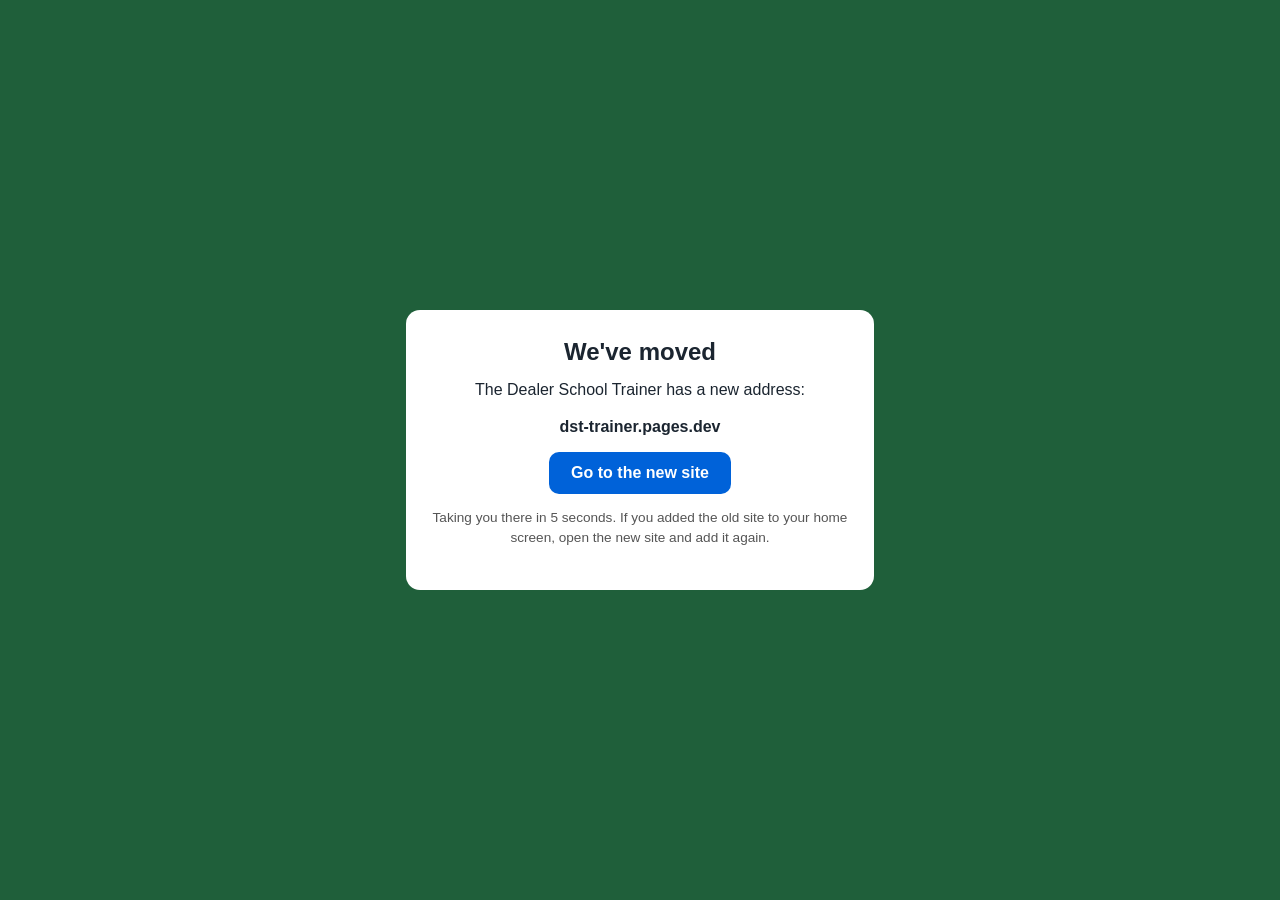
<file: index.html>
<!DOCTYPE html>
<html lang="en">
<head>
<meta charset="utf-8" />
<meta name="viewport" content="width=device-width, initial-scale=1" />
<title>Dealer School Trainer has moved</title>
<meta http-equiv="refresh" content="5; url=https://dst-trainer.pages.dev/" />
<style>
  body { margin: 0; min-height: 100vh; display: flex; align-items: center; justify-content: center;
         background: #1f5f3a; color: #fff; font-family: -apple-system, "Segoe UI", Roboto, sans-serif; }
  .box { max-width: 420px; margin: 16px; padding: 28px 24px; border-radius: 14px;
         background: #fff; color: #1b2530; text-align: center; }
  h1 { margin: 0 0 12px; font-size: 1.5rem; }
  p { margin: 0 0 14px; line-height: 1.45; }
  a.btn { display: inline-block; padding: 12px 22px; border-radius: 10px; background: #0062d9;
          color: #fff; font-weight: 700; text-decoration: none; }
  .small { margin-top: 14px; font-size: 0.85rem; color: #555; }
</style>
</head>
<body>
  <div class="box">
    <h1>We've moved</h1>
    <p>The Dealer School Trainer has a new address:</p>
    <p><b>dst-trainer.pages.dev</b></p>
    <a class="btn" href="https://dst-trainer.pages.dev/">Go to the new site</a>
    <p class="small">Taking you there in 5 seconds. If you added the old site to your home screen, open the new site and add it again.</p>
  </div>
</body>
</html>
</file>
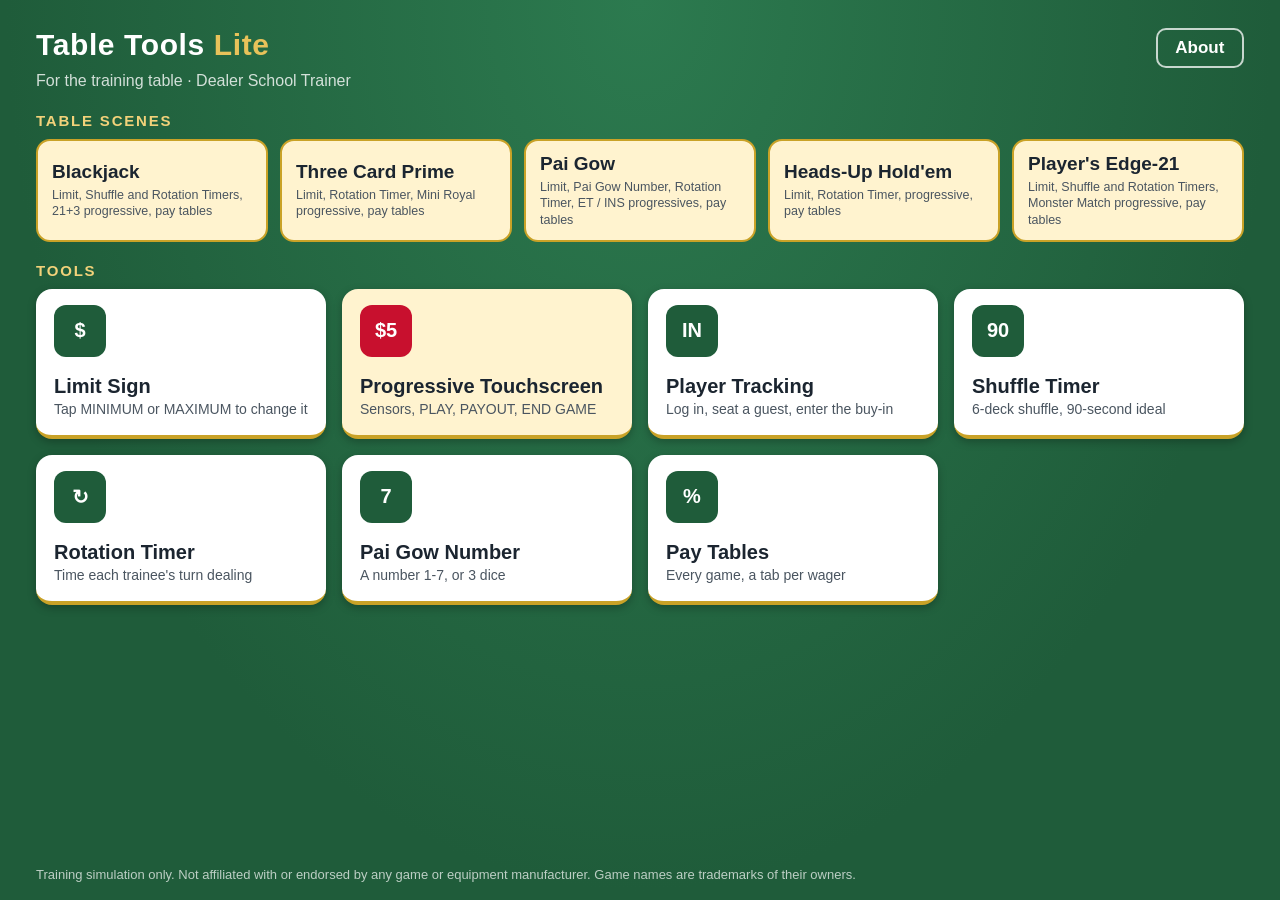
<file: wwwroot/lite/index.html>
<!DOCTYPE html>
<html lang="en">

<head>
    <meta charset="utf-8" />
    <meta name="viewport" content="width=device-width, initial-scale=1.0, viewport-fit=cover" />
    <title>Table Tools Lite</title>
    <link rel="icon" type="image/png" sizes="32x32" href="../favicon-32x32.png" />
    <link rel="apple-touch-icon" sizes="180x180" href="../apple-touch-icon.png" />
    <meta name="apple-mobile-web-app-capable" content="yes" />
    <meta name="mobile-web-app-capable" content="yes" />
    <meta name="apple-mobile-web-app-title" content="Table Tools" />
    <meta name="apple-mobile-web-app-status-bar-style" content="black" />
    <!-- Table Tools Lite: the training-table tools for older iPads (e.g. an
         iPad Air 2 on iPadOS 15) that can't run the main trainer. Plain
         HTML / JavaScript, no .NET. Built for an iPad held sideways.
         It borrows the main site's styles (../css/app.css) so the tools
         look the same, and lite.css lays them out full screen.
         A change to a tool on the main site has to be repeated here
         (see PROJECT-NOTES.md). -->
    <link rel="stylesheet" href="../css/app.css" />
    <link rel="stylesheet" href="lite.css" />
</head>

<body class="lite">
    <div id="lite-app"></div>
    <script src="../js/beep.js"></script>
    <script src="lite.js"></script>
</body>

</html>
</file>
<file: wwwroot/css/app.css>
/* One font for the whole site: each device's own clean system font
   (San Francisco on iPhone/Mac, Segoe UI on Windows, Roboto on Android),
   falling back to Helvetica/Arial. Buttons, boxes and dropdowns don't
   inherit the page font on their own, so they're told to as well. */
:root {
    --font-ui: -apple-system, BlinkMacSystemFont, "Segoe UI", Roboto, "Helvetica Neue", Arial, sans-serif;

    /* The site's colours, defined once and used by name everywhere */
    --c-primary: #0064dc;       /* main buttons, Win, selected items */
    --c-primary-dark: #0050b4;  /* borders/hover of the above */
    --c-ok: #0050b4;            /* CORRECT and other right-answer text */
    --c-lose: #c80000;          /* Lose, INCORRECT, wrong-answer text */
    --c-lose-dark: #a00000;
    --c-push: #e6c800;          /* Push */
    --c-foul: #e67e00;          /* Foul */
    --c-text: #111;
    --c-muted: #555;            /* secondary text, labels */
    --c-border: #999;
    --c-line: #ddd;             /* light dividers, card outlines */
    --c-felt: #0b6b3a;          /* table felt behind the cards */
    --c-info-bg: #dde8f8;       /* light blue panels and tags */
    --c-info-line: #9bb8e0;
    --c-gold-bg: #fff4d6;       /* Challenge Mode, Reveal */
    --c-gold-line: #e0c060;
}

/* Stops phones zooming the page when something is tapped twice quickly
   (e.g. cycling a wager Win > Lose fast). Pinch-to-zoom still works.
   text-size-adjust: stops iPhone Safari enlarging text on its own when
   the phone is held sideways (it did so unevenly, e.g. one pay table
   bigger than the one beside it). */
html {
    touch-action: manipulation;
    font-family: var(--font-ui);
    -webkit-text-size-adjust: 100%;
    text-size-adjust: 100%;
}

body,
button,
input,
select,
textarea {
    font-family: var(--font-ui);
}

/* Numbers that change in place (scores, typed amounts, top-5 tables)
   use same-width digits so they don't jiggle as they change */
.po-display,
.keypad-score,
.ch-status,
.rl-status,
.ch-top-table,
.rl-breakdown {
    font-variant-numeric: tabular-nums;
}

.valid.modified:not([type=checkbox]) {
    outline: 1px solid #26b050;
}

.invalid {
    outline: 1px solid red;
}

.validation-message {
    color: red;
}

#blazor-error-ui {
    color-scheme: light only;
    background: lightyellow;
    bottom: 0;
    box-shadow: 0 -1px 2px rgba(0, 0, 0, 0.2);
    box-sizing: border-box;
    display: none;
    left: 0;
    padding: 0.6rem 1.25rem 0.7rem 1.25rem;
    position: fixed;
    width: 100%;
    z-index: 1000;
}

    #blazor-error-ui .dismiss {
        cursor: pointer;
        position: absolute;
        right: 0.75rem;
        top: 0.5rem;
    }

.blazor-error-boundary {
    background: url([data-uri]) no-repeat 1rem/1.8rem, #b32121;
    padding: 1rem 1rem 1rem 3.7rem;
    color: white;
}

    .blazor-error-boundary::after {
        content: "An error has occurred."
    }

.loading-progress {
    position: absolute;
    display: block;
    width: 8rem;
    height: 8rem;
    inset: 20vh 0 auto 0;
    margin: 0 auto 0 auto;
}

    .loading-progress circle {
        fill: none;
        stroke: #e0e0e0;
        stroke-width: 0.6rem;
        transform-origin: 50% 50%;
        transform: rotate(-90deg);
    }

        .loading-progress circle:last-child {
            stroke: var(--c-primary);
            stroke-dasharray: calc(3.141 * var(--blazor-load-percentage, 0%) * 0.8), 500%;
            transition: stroke-dasharray 0.05s ease-in-out;
        }

.loading-progress-text {
    position: absolute;
    text-align: center;
    font-weight: bold;
    inset: calc(20vh + 3.25rem) 0 auto 0.2rem;
}

    .loading-progress-text:after {
        content: var(--blazor-load-percentage-text, "Loading");
    }

code {
    color: #c02d76;
}

.form-floating > .form-control-plaintext::placeholder, .form-floating > .form-control::placeholder {
    color: var(--bs-secondary-color);
    text-align: end;
}

.form-floating > .form-control-plaintext:focus::placeholder, .form-floating > .form-control:focus::placeholder {
    text-align: start;
}

/* Persistent sidebar layout -- game list and About stay visible on
   every page, rather than needing a "back to menu" button repeated
   on each individual game's start screen. */
.page-layout {
    display: flex;
    min-height: 100vh;
}

.sidebar {
    width: 220px;
    flex-shrink: 0;
    background-color: #f4f4f4;
    border-right: 1px solid #ddd;
    padding: 1rem;
    box-sizing: border-box;
}

.sidebar h2 {
    font-size: 1.1rem;
    margin-bottom: 1rem;
}

.sidebar h3 {
    font-size: 0.95rem;
    text-transform: uppercase;
    color: #444;
    margin-top: 1.5rem;
    margin-bottom: 0.5rem;
}

.sidebar ul {
    list-style: none;
    padding: 0;
    margin: 0;
}

.sidebar li {
    margin-bottom: 0.4rem;
}

.sidebar li.coming-soon {
    color: #aaa;
    font-style: italic;
    padding: 0.5rem 0.75rem;
}

/* Sidebar links styled as real buttons -- a modern app-shell look
   rather than plain text links, with a clear highlighted state for
   whichever page is currently open. NavLink applies the "active"
   class automatically based on the current URL, so no manual
   highlighting logic is needed here. */
.sidebar a {
    display: block;
    text-decoration: none;
    color: #111;
    font-size: 1.15rem;
    font-weight: 600;
    background: white;
    border: 1px solid #ddd;
    border-radius: 6px;
    padding: 0.5rem 0.75rem;
    transition: background-color 0.15s ease, border-color 0.15s ease;
}

/* Hover effects are limited to devices with a real mouse pointer.
   On phones, a tap triggers :hover and it then "sticks" until the
   user taps somewhere else -- which would leave a wager shape or menu
   link looking highlighted after it was tapped. */
@media (hover: hover) {
    .sidebar a:hover {
        background: #eef3fa;
        border-color: #b8d0ec;
    }
}

.sidebar a.active {
    background: var(--c-primary);
    color: white;
    border-color: var(--c-primary);
}

.content {
    flex-grow: 1;
    padding: 1.5rem 2rem;
    box-sizing: border-box;
}

/* Three Card Prime wager shapes -- rebuilt for the web version,
   replacing the desktop's custom-drawn WinForms Panel control. Same
   visual language: white shape, wager name always visible, a colored
   pill badge showing the current selection sits on the bottom edge.

   Circles use a plain CSS border-radius, which properly draws a
   rounded border stroke. Diamonds use an actual SVG polygon instead
   of CSS clip-path -- clip-path only clips the already-rendered box
   (background + border) to a shape; it doesn't know how to redraw a
   border ALONG a diagonal edge, since a CSS border is fundamentally a
   straight-edged rectangle. The result was a diamond with its border
   clipped away almost entirely, invisible against the white page.
   SVG's stroke/fill properly outline any shape, diagonal or not. */
.wager-shape {
    width: 90px;
    height: 90px;
    display: flex;
    align-items: center;
    justify-content: center;
    text-align: center;
    font-size: 0.8rem;
    cursor: pointer;
    position: relative;
    user-select: none;
    box-sizing: border-box;
    transition: background-color 0.1s ease;
}

/* Signals every wager shape is clickable before the user has ever
   tapped one. Circles: plain background-color. Diamonds: the SVG
   polygon's fill is set via an inline attribute, which CSS still
   overrides correctly since SVG presentation attributes sit lower
   than stylesheet rules in the cascade -- targeted via a descendant
   selector from the hovered ancestor. Applies everywhere at once:
   both the shared WagerShape component (Side Wagers) and Three Card
   Prime's own local copy of this same markup use this identical base
   class. */
@media (hover: hover) {
    .wager-circle:hover {
        background-color: #d0e0f8;
    }

    .wager-shape:hover .wager-diamond-svg polygon {
        fill: #d0e0f8;
    }

    .wager-shape:hover .wager-triangle-svg polygon {
        fill: #f8c888;
    }

    .pai-gow-card:hover {
        outline: 3px solid #333;
    }
}

.wager-diamond-svg polygon {
    transition: fill 0.1s ease;
}

.wager-circle {
    width: 80px;
    height: 80px;
    background: white;
    border: 1px solid #999;
    border-radius: 50%;
}

.wager-circle.wager-wrong {
    border: 3px solid black;
}

/* Opt-in fill shading (via ShowWrongShading) -- deliberately much
   lighter than the pill's own red (var(--c-lose)) so the pill still reads
   clearly against the shape behind it. Used by Side Wagers, Three
   Card Prime, and Pai Gow - Settling Bets. */
.wager-circle.wager-shaded-wrong {
    background-color: #f8d0d0;
}

/* Pai Gow - Settling Bets: the Foul triangle's fill/stroke are set
   directly on the SVG polygon (conditional on flagged/wrong state),
   matching how the diamond shapes already handle their own wrong-
   state -- an SVG-based shape doesn't have a meaningful CSS
   background/border of its own the way a plain circle div does. */
.wager-triangle-svg {
    position: absolute;
    top: 0;
    left: 0;
    width: 90px;
    height: 90px;
}

.wager-triangle-svg polygon {
    transition: fill 0.1s ease;
}

.wager-diamond-svg {
    position: absolute;
    top: 0;
    left: 0;
    width: 90px;
    height: 90px;
}

.wager-label {
    position: relative;
    z-index: 1;
    padding: 0 8px;
}

.wager-pill {
    position: absolute;
    bottom: -10px;
    left: 50%;
    transform: translateX(-50%);
    color: white;
    border: 1px solid black;
    border-radius: 8px;
    padding: 1px 8px;
    font-size: 0.65rem;
    font-weight: bold;
    white-space: nowrap;
    z-index: 2;
}

/* Pai Gow - Hand Setting: dark border on hover for the clickable
   cards (both the 7-card hand row and the Low slots), signaling
   they're interactive before the user has ever clicked one. Outline
   rather than border/border-width, since outline never consumes
   layout space -- a hover-only border would otherwise shift the
   card's position by its own width the instant the mouse arrives. */
/* (hover rule lives in the @media (hover: hover) block above) */

/* Shared across all six games -- was previously duplicated as inline
   styles on each page individually. */
.session-summary {
    border: 1px solid #ccc;
    background-color: #eef2f6;
    padding: 1rem;
    margin-top: 1rem;
    max-width: 320px;
    border-radius: 6px;
}

/* Reserves consistent vertical space for feedback text so the
   Submit/Deal/End Session button row doesn't shift up and down
   depending on whether there's a short result or a longer message. */
.feedback-area {
    min-height: 3.5rem;
}

/* Reusable on-screen numeric keypad -- shared by Flash Card Trainer
   and Payout Trainer. */
.numeric-keypad {
    display: inline-block;
    margin-top: 0.5rem;
}

.numeric-keypad-row {
    display: flex;
    gap: 4px;
    margin-bottom: 4px;
}

.numeric-keypad-row button,
.numeric-keypad-row span {
    width: 44px;
    height: 44px;
    font-size: 1.1rem;
}

/* Flash Cards: cards fanned, each overlapping the previous by 30% so
   every rank/suit corner stays visible. Desktop: 100px cards. */
.card-row.fc-fan {
    --fc-w: 100px;
    gap: 0;
    flex-wrap: nowrap;
}

.fc-card {
    position: relative;
    width: var(--fc-w);
    height: auto;
    aspect-ratio: 90 / 126;
    border-radius: 4px;
    box-shadow: -2px 0 4px rgba(0, 0, 0, 0.18);
}

.fc-card + .fc-card {
    margin-left: calc(var(--fc-w) * -0.3);
}

/* Payouts: blackjack shown as two cards side by side */
.po-card {
    width: 75px;
    height: 105px;
}

/* Flash Cards: one line shared by the Ace reminder and the feedback,
   always the same height so nothing below it moves */
.fc-msg {
    min-height: 2.6em;
    margin: 0.4rem 0;
}

/* Hand over: total box and BUST hidden. Desktop: they keep their space
   (the row still holds the Next button). Phones / touch screens: the
   whole row is removed (below), so the keypad and everything under it
   move up instead of being pushed down by the longer end-of-hand text. */
.fc-answer-done input,
.fc-answer-done .reveal-button,
.fc-answer-done .bust-button {
    visibility: hidden;
}

/* Phones / touch screens only (desktop keeps the row: it holds Next) */
@media (max-width: 768px), (pointer: coarse) {
    .keypad-screen > .keypad-answer.fc-answer-done {
        display: none;
    }
}

/* Payouts: the wager amount, large enough to read at a glance, in a
   light blue tag so it stands out */
.po-wager {
    font-size: 2rem;
    margin: 0.5rem 0;
    white-space: nowrap;
}

.po-wager strong {
    display: inline-block;
    background-color: #d0e0f8;
    border: 1px solid var(--c-info-line);
    border-radius: 8px;
    padding: 0.1rem 0.8rem;
}

/* Narrow phones: a little smaller, so "Wager: $1,250.00" stays on one line */
@media (max-width: 360px) {
    .po-wager {
        font-size: 1.75rem;
    }
}

/* Payouts on phones: display box in place of the text box (amount being
   keyed in, then the result) -- hidden on desktop */
.po-display {
    display: none;
}

/* Side Wagers: the two wagers under each hand (Previous / Next beside
   them on phones) */
.sw-hand-controls {
    margin-top: 0.5rem;
    display: flex;
    justify-content: center;
    align-items: center;
    gap: 8px;
}

/* Keypad Enter key (Flash Cards / Payouts) */
.numeric-keypad-enter {
    font-size: 0.8rem;
    font-weight: bold;
}

.numeric-keypad-row .numeric-keypad-wide {
    width: 140px;
}

/* Answer keypad wrapper: on desktop shown only after pressing 123 */
.keypad-wrap {
    display: none;
}

.keypad-wrap.keypad-open {
    display: block;
}

/* Phones and touch screens: keypad always shown, 123 button hidden,
   since tapping the answer box no longer opens the phone's keyboard */
/* Phones / touch screens only: desktop keeps typing + Submit / Next, and
   the keypad only after pressing 123 */
@media (max-width: 768px), (pointer: coarse) {
    .keypad-wrap {
        display: block;
    }

    .keypad-toggle {
        display: none;
    }

    /* Submit / Next button beside the answer box: the keypad's Enter /
       Next key does the same job on phones and touch screens */
    .answer-primary {
        display: none;
    }
}

.pill-win {
    background-color: var(--c-primary);
}

.pill-lose {
    background-color: var(--c-lose);
}

.pill-push {
    background-color: var(--c-push);
    color: black;
}

/* Blazor's built-in FocusOnNavigate feature deliberately sends
   keyboard focus to the page's <h1> after each navigation, so screen
   readers announce "you're on a new page" -- genuinely helpful for
   accessibility, so it should stay. But it also shows a visible focus
   outline around a plain heading, which reads as if the title got
   accidentally "selected." Suppressed unconditionally here (not via
   :focus-visible, whose heuristics for programmatic focus turned out
   to be inconsistent and still showed the outline in practice) --
   safe to do since an <h1> has no default tabindex and is never
   reachable by genuine keyboard Tab navigation anyway; the only way
   it receives focus at all is this specific programmatic call. */
h1:focus {
    outline: none;
    box-shadow: none;
    border: none;
}

/* Combined start screens (Blackjack, Pai Gow, Heads-Up Hold'em) --
   each mode's radio label gets a larger, bold title, and each mode's
   whole block (radio + description + options) sits in its own
   bordered card so multiple modes on one start screen read as
   clearly separate choices rather than blurring together. */
.mode-title {
    font-size: 1.15rem;
    font-weight: bold;
}

.mode-card {
    border: 1px solid #ddd;
    border-radius: 6px;
    padding: 1rem;
    margin-bottom: 1rem;
}

/* Start screens: each game mode is a collapsible card (Shared/ModeCard).
   The title bar is the tap target; the open card's bar turns light blue
   and shows the description, settings and that mode's Start button.
   Scoped to .mode-list so the plain .mode-card boxes on the About and
   Add to Home Screen pages are unchanged. */
.mode-list {
    margin-top: 1rem;
    max-width: 600px;
}

.mode-list .mode-card {
    padding: 0;
    margin-bottom: 0.75rem;
    overflow: hidden;
}

.content .mode-header {
    display: flex;
    align-items: center;
    justify-content: space-between;
    width: 100%;
    min-height: 3.25rem;
    padding: 0.75rem 1rem;
    margin: 0;
    border: none;
    border-radius: 0;
    background-color: #f3f3f3;
    color: inherit;
    font: inherit;
    text-align: left;
    cursor: pointer;
    -webkit-tap-highlight-color: transparent;
}

.content .mode-card-open .mode-header {
    background-color: #d0e0f8;
    border-bottom: 1px solid var(--c-info-line);
}

.content .mode-card-static .mode-header {
    cursor: default;
}

@media (hover: hover) {
    .content button.mode-header:hover {
        background-color: #e4e4e4;
    }

    .content .mode-card-open button.mode-header:hover {
        background-color: #c2d6f4;
    }
}

/* Down-pointing chevron; flips to point up when the card is open */
.mode-chevron {
    flex-shrink: 0;
    width: 0.6rem;
    height: 0.6rem;
    margin: 0 0.25rem 0.25rem 1rem;
    border-right: 2px solid #555;
    border-bottom: 2px solid #555;
    transform: rotate(45deg);
    transition: transform 0.15s;
}

.mode-card-open .mode-chevron {
    margin-bottom: -0.25rem;
    transform: rotate(-135deg);
}

.mode-body {
    padding: 0.75rem 1rem 1rem 1rem;
}

.mode-desc {
    margin: 0 0 0.75rem 0;
    font-style: italic;
    color: dimgray;
}

/* Settings groups (e.g. Payout + Difficulty) side by side, wrapping
   onto a new line when the screen is too narrow */
.mode-options {
    display: flex;
    flex-wrap: wrap;
    gap: 0.75rem 3rem;
}

.mode-option-label {
    margin: 0 0 0.25rem 0;
    font-weight: bold;
}

.mode-choice {
    display: flex;
    align-items: center;
    gap: 0.5rem;
    min-height: 2rem;
}

/* The mode's Start button: blue, so a first-time user can't miss it */
.content .mode-start {
    display: block;
    min-width: 9rem;
    min-height: 44px;
    margin-top: 1rem;
    padding: 0.4rem 1.5rem;
    border: 1px solid var(--c-primary-dark);
    border-radius: 6px;
    background-color: var(--c-primary);
    color: white;
    font-size: 1.05rem;
    font-weight: bold;
    cursor: pointer;
}

@media (hover: hover) {
    .content .mode-start:hover {
        background-color: var(--c-primary-dark);
    }
}

/* Number of Hands picker (Shared/CountStepper): down arrow, the number
   on a light-blue tag, up arrow */
.count-stepper {
    display: flex;
    align-items: center;
    justify-content: space-between;
    gap: 1rem;
    max-width: 320px;
}

.count-label {
    font-weight: bold;
}

.count-controls {
    display: flex;
    align-items: center;
    gap: 0.5rem;
}

.content .count-btn {
    width: 44px;
    height: 44px;
    min-height: 44px;
    padding: 0;
    border: 1px solid var(--c-info-line);
    border-radius: 6px;
    background-color: white;
    color: var(--c-primary-dark);
    font-size: 1rem;
    line-height: 1;
    cursor: pointer;
    -webkit-tap-highlight-color: transparent;
}

.content .count-btn:disabled {
    opacity: 0.35;
    cursor: default;
}

.count-value {
    display: flex;
    align-items: center;
    justify-content: center;
    min-width: 3rem;
    height: 44px;
    box-sizing: border-box;
    border: 1px solid var(--c-info-line);
    border-radius: 6px;
    background-color: #d0e0f8;
    font-size: 1.3rem;
    font-weight: bold;
}

/* Phones: Start fills the card width, like the in-game action rows */
/* (Applies on phones and desktop alike -- desktop uses the phone layout) */
.content .mode-start {
    width: 100%;
}

.count-stepper {
    max-width: none;
}
/* ------------------------------------------------------------------
   Shared layout helpers (used by Home and Three Card Prime so far).
   These reproduce the exact desktop look the old inline styles had;
   the difference is that classes can be adjusted by the mobile media
   query below, while inline styles can't.
   ------------------------------------------------------------------ */
.card-row {
    display: flex;
    gap: 8px;
}

.home-cards {
    margin-top: 1.5rem;
}

.home-card {
    width: 100px;
    height: 140px;
}

.game-card {
    width: 90px;
    height: 126px;
}

.button-row {
    display: flex;
    flex-wrap: wrap;
    gap: 4px;
}

/* Three Card Prime table: hands on the left, wager column on the right */
.tcp-table {
    display: flex;
    gap: 2rem;
    margin: 1rem 0;
    align-items: flex-start;
}

.tcp-wagers {
    display: flex;
    flex-direction: column;
    align-items: center;
    gap: 1.5rem;
}

/* Wager buttons with a pop-up of choices (Shared/WagerPick), used by
   Side Wagers and Pai Gow Settling Bets on phone and desktop. The
   button shows the wager name and its pick, filled with the pick's
   color; the pop-up sits just below it on a light-blue tint with a
   dark shadow. dstClampPopup (index.html) keeps it on screen. */
/* Buttons in the same row stretch to the same height */
.wp {
    position: relative;
    display: inline-flex;
    flex-direction: column;
}

.content .wp > .wp-btn {
    flex: 1 1 auto;
}

.wp.wp-open {
    z-index: 1001;
}

.content .wp-btn {
    display: flex;
    flex-direction: column;
    align-items: center;
    justify-content: center;
    width: 100%;
    min-width: 84px;
    min-height: 44px;
    padding: 0.2rem 0.5rem;
    border: 1px solid #c9c9c9;
    border-radius: 8px;
    background-color: white;
    color: #222;
    font-size: 0.82rem;
    font-weight: bold;
    line-height: 1.1;
    cursor: pointer;
    -webkit-tap-highlight-color: transparent;
}

.wp-btn small {
    min-height: 0.75rem;
    font-size: 0.62rem;
    font-weight: 600;
}

.content .wp-btn.wp-win,
.content .wp-choice.wp-win {
    background-color: var(--c-primary);
    border-color: var(--c-primary);
    color: white;
}

.content .wp-btn.wp-lose,
.content .wp-choice.wp-lose {
    background-color: var(--c-lose);
    border-color: var(--c-lose);
    color: white;
}

.content .wp-btn.wp-push,
.content .wp-choice.wp-push {
    background-color: var(--c-push);
    border-color: var(--c-push);
    color: black;
}

.content .wp-btn.wp-foul,
.content .wp-choice.wp-foul {
    background-color: var(--c-foul);
    border-color: var(--c-foul);
    color: white;
}

.content .wp-btn.wp-wrong {
    box-shadow: 0 0 0 3px #222;
}

.wp-pop {
    position: absolute;
    top: calc(100% + 6px);
    left: 50%;
    transform: translateX(-50%);
    z-index: 1002;
    display: flex;
    gap: 6px;
    padding: 6px;
    border: 1px solid var(--c-info-line);
    border-radius: 12px;
    background-color: var(--c-info-bg);
    box-shadow: 0 4px 18px rgba(0, 0, 0, 0.55);
    white-space: nowrap;
}

.wp-pop.wp-pop-up {
    top: auto;
    bottom: calc(100% + 6px);
}

.content .wp-choice {
    min-width: 64px;
    min-height: 44px;
    padding: 0 0.6rem;
    border: 1px solid #999;
    border-radius: 8px;
    background-color: white;
    color: black;
    font-size: 0.95rem;
    font-weight: bold;
    cursor: pointer;
}

/* Invisible layer behind an open pop-up: tapping it closes the pop-up */
.wp-backdrop {
    position: fixed;
    inset: 0;
    z-index: 1000;
}

/* Side Wagers: the two wager buttons side by side */
.sw-wager-picks {
    display: flex;
    align-items: stretch;
    gap: 8px;
    justify-content: center;
}

.sw-wager-picks .wp {
    flex: 1 1 0;
    max-width: 120px;
}

/* Three Card Prime wager buttons + slide-out choices: phones only
   (shown in the phone section at the end of this file) */
.tcp-rail,
.tcp-fly-backdrop {
    display: none;
}

.tcp-wager-pair {
    display: flex;
    gap: 1.5rem;
}

/* Blackjack page: answer input row, Side Wagers hands and footer.
   Desktop values match the old inline styles exactly. */
.answer-row {
    align-items: center;
}

.sw-hands {
    display: flex;
    gap: 1.5rem;
    margin: 1rem 0;
    flex-wrap: wrap;
}

.sw-hand {
    text-align: center;
}

.sw-dealer-card {
    width: 100px;
    height: 140px;
}


.sw-footer {
    width: 900px;
    display: grid;
    grid-template-columns: 1fr auto 1fr;
    align-items: center;
    column-gap: 1.5rem;
}

.sw-footer-buttons {
    justify-self: end;
}


.content .sw-footer-feedback {
    min-height: 0;
    justify-self: start;
}

/* Heads-Up Hold'em play table. Desktop values match the old inline
   styles exactly: fixed 900px table, community cards centered, and
   the feedback block absolutely positioned at the next empty hand
   slot (its left offset is passed in from the page as
   --hd-feedback-left). */
.hd-table {
    width: 900px;
    position: relative;
}

.hd-hands {
    display: flex;
    gap: 1.5rem;
    margin: 1rem 0;
    flex-wrap: wrap;
}

.hd-hand {
    text-align: center;
}

.hd-center {
    display: flex;
    flex-direction: column;
    align-items: center;
}

.hd-buttons {
    margin-bottom: 0.5rem;
}

.hd-community-title {
    margin: 0;
}

.hd-community {
    display: flex;
    gap: 0.5rem;
    align-items: flex-end;
    margin: 1rem 0;
}

/* Answer control under each player hand (rank dropdown or vs Dealer
   wager). On phones the Previous / Next buttons sit either side of it. */
.hd-hand-controls {
    margin-top: 0.5rem;
    display: flex;
    justify-content: center;
    align-items: center;
    gap: 8px;
}

/* Settle the Bets: Win / Lose / Push buttons for each player hand. The
   picked one fills with the same colors as the Win / Lose / Push pills. */
.hd-outcomes {
    display: flex;
    gap: 4px;
    width: 100%;
}

.content .hd-outcome {
    flex: 1 1 0;
    min-width: 0;
    min-height: 36px;
    padding: 0.25rem 0;
    border: 1px solid #999;
    border-radius: 6px;
    background-color: white;
    color: black;
    font-size: 0.85rem;
    font-weight: bold;
    cursor: pointer;
    -webkit-tap-highlight-color: transparent;
}

.content .hd-outcome:disabled {
    cursor: default;
    opacity: 1;
}

.content .hd-outcome-win.hd-outcome-picked {
    background-color: var(--c-primary);
    border-color: var(--c-primary);
    color: white;
}

.content .hd-outcome-lose.hd-outcome-picked {
    background-color: var(--c-lose);
    border-color: var(--c-lose);
    color: white;
}

.content .hd-outcome-push.hd-outcome-picked {
    background-color: var(--c-push);
    border-color: var(--c-push);
    color: black;
}

/* After Submit: wrong pick and the right answer */
.content .hd-outcome.hd-outcome-wrong {
    box-shadow: 0 0 0 3px var(--c-lose);
    text-decoration: line-through;
}

.content .hd-outcome.hd-outcome-answer {
    box-shadow: 0 0 0 3px #222;
}

.hd-inline-pager {
    display: none;
}

/* Wider spacing leaves room for a card rotated to mark it unused */
.hd-community.hd-community-settle {
    gap: 3rem;
}

.hd-community-slot {
    text-align: center;
}

.hd-card {
    width: 100px;
    height: 140px;
}

.hd-dealer-title {
    margin: 1rem 0 0 0;
}

.hd-dealer {
    display: flex;
    gap: 3rem;
    margin: 1rem 0;
}

/* Phone-only player pager -- hidden on desktop. hd-pager is
   Hold'em's; hand-pager / paged-hand are the shared versions for the
   other games (Blackjack Side Wagers so far). */
.hd-pager,
.hand-pager,
.hd-result-banner,
.hd-hand-result {
    display: none;
}

.content .hd-feedback {
    position: absolute;
    left: var(--hd-feedback-left, 0px);
    top: 36px;
    max-width: 320px;
    font-size: 0.85rem;
}

/* Identify the Hands: "Dealer's hand: [rank]" picker under the dealer
   cards */
.hd-rank-row {
    display: flex;
    align-items: center;
    justify-content: center;
    gap: 0.5rem;
    margin: 1rem 0 0 0;
    font-weight: bold;
}

/* Identify the Hands: shown in place of the rank picker until the right
   2 cards are marked; red when 2 are marked but they're the wrong pair */
.hd-set-caption {
    max-width: 564px;
    margin: 1rem 0 0 0;
    text-align: center;
    font-style: italic;
    color: dimgray;
}

.hd-set-caption.hd-set-caption-wrong {
    font-style: normal;
    font-weight: bold;
    color: var(--c-lose);
}

/* With no player hands showing (Identify the Hands) the feedback sits
   centered below the rank picker */
.content .hd-feedback.hd-feedback-inline {
    position: static;
    max-width: 564px;
    margin: 0.75rem auto 0 auto;
    text-align: center;
}

/* Pai Gow - Hand Setting. Desktop values match the old inline styles. */
.hs-top {
    display: flex;
    align-items: flex-start;
    gap: 1rem;
}

.hs-low-slot {
    width: 100px;
    height: 140px;
    border: 1px solid #999;
    cursor: pointer;
    display: flex;
    align-items: center;
    justify-content: center;
}

.content .hs-feedback {
    margin-left: 320px;
    max-width: 550px;
    margin-top: 1rem;
    font-size: 0.75rem;
}

.hs-cards {
    display: flex;
    gap: 8px;
    margin-bottom: 1rem;
}

.hs-card {
    width: 100px;
    height: 140px;
}

.hs-buttons {
    margin-top: 1rem;
}

/* Pai Gow - Settling Bets. Desktop values match the old inline styles;
   .sb-player / .sb-dealer / .sb-wagers are plain wrappers on desktop
   (sb-wagers uses display: contents so the wager row lays out exactly
   as before). */
.sb-screen > .button-row {
    gap: 0.5rem;
    align-items: center;
}

.sb-hand-row {
    display: flex;
    gap: 1.5rem;
    align-items: flex-start;
}

.sb-card {
    width: 90px;
    height: 126px;
}

.content .sb-hand-labels {
    margin-top: 1.25rem;
}

.sb-wager-row {
    display: flex;
    align-items: center;
    gap: 1.5rem;
    margin: 1.5rem 0;
}

.sb-wagers {
    display: contents;
}

.sb-actions {
    margin-left: 1.5rem;
    display: flex;
    flex-direction: column;
    align-items: flex-start;
    gap: 0.35rem;
}

.content .sb-wins {
    margin-left: 1.5rem;
    min-height: 0;
}

.sb-push-note {
    font-weight: bold;
    font-size: 1.5rem;
}

/* Add to Home Screen page: intro, iPhone / Android tabs, then one card
   per step -- a simple phone drawing (blue ring on what to tap) beside
   the step number and instruction */
.ah-intro {
    margin: 0 0 0.75rem 0;
}

.ah-tabs {
    display: flex;
    gap: 6px;
    padding: 4px;
    margin-bottom: 0.8rem;
    border-radius: 10px;
    background-color: #e9eef5;
}

.ah-tab {
    flex: 1;
    padding: 0.5rem 0;
    border: none;
    border-radius: 8px;
    background: transparent;
    color: #445;
    font-size: 1rem;
    font-weight: 700;
    cursor: pointer;
}

.ah-tab.on {
    background-color: #fff;
    color: #0064dc;
    box-shadow: 0 1px 3px rgba(0, 0, 0, 0.18);
}

.ah-step {
    display: flex;
    align-items: center;
    gap: 0.8rem;
    padding: 0.6rem 0.7rem;
    margin-bottom: 0.6rem;
    border: 1px solid #d7dde6;
    border-radius: 12px;
    background-color: #fff;
}

.ah-pic {
    flex: 0 0 112px;
    width: 112px;
    height: 150px;
}

.ah-num {
    display: inline-flex;
    align-items: center;
    justify-content: center;
    width: 26px;
    height: 26px;
    margin-bottom: 0.3rem;
    border-radius: 50%;
    background-color: #0064dc;
    color: #fff;
    font-size: 0.9rem;
    font-weight: 800;
}

.ah-txt {
    font-size: 0.98rem;
    line-height: 1.35;
    color: #222;
}

.ah-txt small {
    display: block;
    margin-top: 0.25rem;
    font-size: 0.82rem;
    color: #666;
}

.ah-done {
    margin: 0.4rem 0 1rem 0;
    text-align: center;
    font-weight: 700;
    color: #0a7d32;
}

/* "Already using the app version" note -- only shown when the site is
   running from its home-screen icon, where the steps (and the menu link
   to them) are hidden instead */
.install-already {
    display: none;
}

@media (display-mode: standalone), (display-mode: fullscreen) {
    .install-already {
        display: block;
    }

    .install-steps,
    .install-link {
        display: none;
    }
}

/* Reference-chart toggle row (Wager Rules / Hand Rankings / House Ways)
   placed at the bottom of each play screen */
.rules-row {
    margin-top: 1.25rem;
}

/* Mobile top bar and menu backdrop -- hidden on desktop */
.mobile-topbar,
.menu-backdrop {
    display: none;
}

/* Taps on buttons and wager shapes respond immediately, and rapid
   repeat taps (cycling a wager Win > Lose > Push) don't get treated
   as a double-tap zoom. No effect with a mouse. */
button,
a,
label,
.wager-shape,
.pai-gow-card {
    touch-action: manipulation;
}

.wager-shape {
    -webkit-tap-highlight-color: transparent;
}

/* Larger tap targets on touch screens (finger rather than mouse).
   44px is the commonly used minimum for comfortable tapping. */
@media (pointer: coarse) {
    .content button {
        min-height: 44px;
        padding: 0.4rem 0.9rem;
        font-size: 1rem;
    }

    /* Keypad keys are already a fixed 44px square */
    .content .numeric-keypad-row button {
        padding: 0;
    }

    .sidebar a {
        padding: 0.75rem;
    }

    /* 16px minimum stops iPhones from zooming the whole page in
       when a text box is tapped */
    .content input[type=text],
    .content input[type=number],
    .content select {
        font-size: 16px;
        min-height: 44px;
        box-sizing: border-box;
        padding: 0 0.5rem;
    }

    .content input[type=checkbox],
    .content input[type=radio] {
        width: 1.25rem;
        height: 1.25rem;
        vertical-align: middle;
    }
}

/* ------------------------------------------------------------------
   Mobile layout (phones, and tablets in portrait): 768px and narrower
   ------------------------------------------------------------------ */
@media (max-width: 768px) {
    .page-layout {
        display: block;
    }

    .mobile-topbar {
        display: flex;
        align-items: center;
        gap: 0.75rem;
        position: sticky;
        top: 0;
        z-index: 950;
        height: 52px;
        padding: 0 0.75rem;
        background-color: #f4f4f4;
        border-bottom: 1px solid #ddd;
        box-sizing: border-box;
    }

    .mobile-title {
        font-weight: bold;
        font-size: 1.05rem;
    }

    .menu-toggle {
        display: flex;
        flex-direction: column;
        justify-content: center;
        gap: 5px;
        width: 44px;
        height: 44px;
        padding: 0 10px;
        background: white;
        border: 1px solid #ddd;
        border-radius: 6px;
        cursor: pointer;
    }

    .menu-toggle-bar {
        display: block;
        height: 2px;
        background-color: #333;
        border-radius: 1px;
    }

    /* Sidebar becomes a slide-in drawer under the top bar */
    .sidebar {
        position: fixed;
        top: 52px;
        left: 0;
        bottom: 0;
        width: 260px;
        max-width: 85vw;
        z-index: 940;
        overflow-y: auto;
        transform: translateX(-100%);
        transition: transform 0.2s ease;
        border-right: 1px solid #ddd;
    }

    .sidebar.open {
        transform: translateX(0);
        box-shadow: 2px 0 8px rgba(0, 0, 0, 0.2);
    }

    /* Title already shows in the top bar */
    .sidebar h2 {
        display: none;
    }

    .sidebar h3:first-of-type {
        margin-top: 0.5rem;
    }

    .menu-backdrop {
        display: block;
        position: fixed;
        top: 52px;
        left: 0;
        right: 0;
        bottom: 0;
        z-index: 930;
        background-color: rgba(0, 0, 0, 0.35);
    }

    /* Extra empty space at the bottom of every page on phones, so the
       last buttons (Start, Submit, Deal) can always be scrolled up away
       from the screen's bottom edge -- a tap right at that edge tends
       to bring up the browser's hidden toolbar instead of pressing the
       button. env(safe-area-inset-bottom) adds the extra margin phones
       with a home-indicator bar need (0 elsewhere). */
    .content {
        padding: 1rem 1rem calc(6rem + env(safe-area-inset-bottom, 0px)) 1rem;
    }

    .content h1 {
        font-size: 1.6rem;
    }

}

/* ------------------------------------------------------------------
   Game layouts: written for phones, and used on desktop too (inside a
   centered column -- see "Desktop column" below), so every game
   works the same way on both.
   ------------------------------------------------------------------ */
/* No Back buttons on phones: the menu does the same job (tapping the
   game you're in returns to its start screen), and the game content
   sits higher on screen. A row left holding only Back collapses. */
.back-button {
    display: none;
}

.button-row:not(:has(> :not(.back-button))) {
    display: none;
}

/* Card rows shrink to fit instead of running off the screen.
   aspect-ratio keeps the same proportions the desktop size uses. */
.card-row {
    flex-wrap: wrap;
}

.home-card {
    width: calc((100% - 32px) / 5);
    max-width: 100px;
    height: auto;
    aspect-ratio: 100 / 140;
}

.game-card {
    width: clamp(64px, 26vw, 90px);
    height: auto;
    aspect-ratio: 90 / 126;
}

/* Three Card Prime: wagers stack below the hands */
.tcp-table {
    flex-direction: column;
    align-items: center;
    gap: 1.5rem;
}

.tcp-hands {
    text-align: center;
}

.tcp-hands .card-row {
    justify-content: center;
}

/* Room for the Ante Bonus checkbox, which sits to the right of
   the centered Ante diamond */
.tcp-wagers {
    padding-bottom: 0.5rem;
}

/* Flash Cards / Payouts phone layout (big keypad, display box, feedback
   above the answer) -- phones / touch screens only; desktop keeps the
   keyboard-friendly layout: type, Enter / Submit, keypad on 123 */
@media (max-width: 768px), (pointer: coarse) {
    /* Bigger keypad keys on phones -- three equal columns spanning the
       same width as the answer box + BUST / display row above */
    .numeric-keypad {
        display: block;
        width: 100%;
    }

    .numeric-keypad-row button,
    .numeric-keypad-row span,
    .numeric-keypad-row .numeric-keypad-wide {
        flex: 1 1 0;
        width: auto;
        height: 52px;
        font-size: 1.25rem;
    }

    .numeric-keypad-enter {
        font-size: 1.1rem;
    }

    /* Flash Cards / Payouts: feedback moves above the answer box, so
       "Incorrect - try again" and the result aren't hidden below the
       keypad. Order: cards and prompt, feedback, answer box, keypad,
       score, New Round / End Session. */
    .keypad-screen {
        display: flex;
        flex-direction: column;
        align-items: flex-start;
    }

    /* In a flex column, paragraph margins no longer overlap each other,
       so they're tightened here to keep the keypad on screen */
    .keypad-screen > p {
        margin: 0.4rem 0;
    }

    .keypad-screen > .card-row {
        margin: 0.5rem 0 0.25rem 0 !important;
    }

    /* Flash Cards: card width chosen so the whole fanned hand (--n cards,
       each after the first adding 70% of a card) fits across the screen;
       never larger than the 100px desktop size */
    .card-row.fc-fan {
        --fc-w: min(100px, calc((var(--col-w) - 2rem) / (1 + 0.7 * (var(--n, 2) - 1))));
    }

    /* 44px keys (still a full-size tap target) so the whole keypad
       fits above the pinned bottom bar */
    .keypad-screen .numeric-keypad-row button,
    .keypad-screen .numeric-keypad-row span {
        height: 44px;
    }

    .keypad-screen > .feedback-area {
        order: 1;
        min-height: 1.5rem;
    }

    .keypad-screen > .feedback-area p {
        margin: 0.25rem 0;
    }

    /* Payouts: display box replaces the text box and the separate
       feedback lines */
    .po-display {
        display: flex;
        flex-direction: column;
        justify-content: center;
        flex: 1 1 auto;
        min-height: 3.6rem;
        padding: 0.3rem 0.75rem;
        border: 1px solid #999;
        border-radius: 6px;
        box-sizing: border-box;
        font-size: 1.15rem;
    }

    .po-display-result {
        font-weight: bold;
    }

    .po-display-detail {
        font-size: 1rem;
    }

    .po-display-amount {
        font-size: 1.4rem;
        font-weight: bold;
    }

    .po-display-placeholder {
        color: #888;
    }

    .keypad-answer:has(.po-display) input {
        display: none;
    }

    .keypad-screen:has(.po-display) > .feedback-area {
        display: none;
    }

    .content .bust-button {
        font-weight: bold;
        min-width: 5.5rem;
    }

    .keypad-screen > .keypad-answer { order: 2; margin: 0.4rem 0 0.5rem 0 !important; align-self: stretch; }
    .keypad-screen > .keypad-wrap { order: 3; align-self: stretch; }
    .keypad-screen > .keypad-score { order: 4; }
    .keypad-screen > .keypad-actions { order: 5; }

    /* Answer box shares its row with Submit and 123 instead of
       pushing them onto a second line */
    .answer-row {
        flex-wrap: nowrap;
    }

    .answer-row input {
        flex: 1 1 auto;
        min-width: 0;
        width: 8rem;
    }
}

/* Blackjack - Side Wagers: player hand on top, then the dealer card,
   Submit/Deal, and the result -- stacked instead of a fixed 900px row */

.sw-hands {
    justify-content: center;
    column-gap: 1rem;
    row-gap: 1.25rem;
}

.sw-footer {
    width: auto;
    grid-template-columns: 1fr;
    row-gap: 0.75rem;
}

.sw-footer-dealer {
    order: -1;
    text-align: center;
    justify-self: center;
}

/* Shared phone player pager: "Player X of N" banner above the hand */
.hand-pager {
    display: flex;
    align-items: center;
    justify-content: center;
    gap: 0.5rem;
    margin: 0.75rem 0 0 0;
}

.hand-pager-label {
    font-weight: bold;
    text-align: center;
    white-space: nowrap;
}

.paged-hand {
    display: none;
}

.paged-hand.paged-hand-current {
    display: block;
}

.paged-hand-number {
    display: none;
}

/* Submit / Deal right under the hand, then the result */
.sw-footer-feedback {
    margin-top: 0.25rem;
}

.sw-footer-buttons {
    justify-self: center;
}

/* Side Wagers: one column -- player pager, the hand, dealer card,
   result and score, then Submit / Deal / End Session pinned to the
   bottom of the screen (always visible). sw-footer is display:
   contents so its pieces join this column and the pinned bar can
   stick for the whole page. */
.sw-screen {
    display: flex;
    flex-direction: column;
}

.sw-screen > .hand-pager { order: 1; }
.sw-screen > .sw-hands { order: 2; }
.sw-screen .sw-footer { display: contents; }
.sw-screen .sw-footer-dealer { order: 3; margin-top: 0.75rem; }
.sw-screen .sw-footer-feedback { order: 4; text-align: center; }
.sw-screen .sw-footer-buttons {
    order: 5;
    position: sticky;
    bottom: 0;
    z-index: 20;
    width: auto;
    align-self: stretch;
    margin: 0.5rem 0 0 0;
    padding: 0.4rem 0.5rem calc(0.4rem + env(safe-area-inset-bottom, 0px)) 0.5rem;
    background-color: white;
    box-shadow: 0 -2px 8px rgba(0, 0, 0, 0.15);
}
.sw-screen > .rules-row { order: 6; }
.sw-screen > .rules-image,
.sw-screen > div:last-child:not(.rules-row) { order: 7; }

/* Heads-Up Hold'em: one column -- community cards, dealer cards,
   player pager, the current hand, action buttons, then feedback.
   display: contents lets the community/dealer/button pieces be
   reordered individually alongside the hands and feedback. */
.hd-table {
    width: auto;
    display: flex;
    flex-direction: column;
    align-items: center;
}

.hd-center {
    display: contents;
}

.hd-community-title {
    order: 1;
    margin-top: 1rem;
}

/* Identify the Hands: half the old spacing, so the five community
   cards come out a little larger */
.hd-community {
    order: 2;
    width: 100%;
    max-width: 564px;
    justify-content: center;
    gap: 4px;
}

.hd-community-slot {
    flex: 1 1 0;
    min-width: 0;
    max-width: 100px;
}

.hd-community .hd-card {
    width: 100%;
    height: auto;
    aspect-ratio: 100 / 140;
}

.hd-dealer-title {
    order: 3;
    margin-top: 0.5rem;
}

/* Same 6px spacing as the player's two cards */
.hd-dealer {
    order: 4;
    gap: 6px;
}

/* Dealer cards: the same size as the community cards */
.hd-dealer .hd-card {
    width: min(100px, calc((var(--col-w) - 2rem) / 4));
    height: auto;
    aspect-ratio: 100 / 140;
}

/* Both modes: larger community cards, each overlapping the one
   before it by 25% (corner indexes stay visible). Five cards at 75%
   spacing span 4 card widths, so each card is a quarter of the
   screen width, up to the desktop size of 100px. (.hd-table in the
   selector outranks the desktop Settle the Bets 3rem gap.) */
.hd-table .hd-community {
    --hc-w: min(100px, calc((var(--col-w) - 2rem) / 4));
    gap: 0;
    max-width: none;
}

.hd-community-slot {
    flex: 0 0 var(--hc-w);
    max-width: none;
    position: relative;
}

.hd-community-slot + .hd-community-slot {
    margin-left: calc(var(--hc-w) * -0.25);
}

/* Settle the Bets: a card marked unused (community or dealer) drops
   down a quarter of its height and darkens (opaque, so the card
   behind doesn't show through, and suit colors stay true), instead of the desktop's
   45-degree turn -- a turned card would cover its neighbors in the
   overlapped row. Room is left below the community row for the drop. */
.hd-community.hd-community-settle {
    padding-bottom: calc(var(--hc-w) * 0.35);
}

.hd-settle .hd-card.hd-card-unused {
    transform: translateY(25%) !important;
    filter: brightness(0.7);
}

.hd-dealer {
    padding-bottom: calc(min(100px, calc((var(--col-w) - 2rem) / 4)) * 0.35);
}

/* Both modes: the player's two cards side by side instead of
   stacked diagonally (overrides the inline desktop positioning) */
.hd-table .hd-hand-cards {
    display: flex;
    justify-content: center;
    gap: 6px;
    width: auto !important;
    height: auto !important;
}

/* Player cards the same size as the community and dealer cards */
.hd-table .hd-hand-cards img {
    position: static !important;
    width: min(100px, calc((var(--col-w) - 2rem) / 4)) !important;
    height: auto !important;
    aspect-ratio: 100 / 140;
}

/* One player hand at a time: "Player X of N" banner above it, with
   Previous / Next beside its answer control */
.hd-pager {
    order: 5;
    display: flex;
    align-items: center;
    justify-content: center;
    width: 100%;
    margin-top: 0.5rem;
}

.hd-hand-cards {
    margin: 0 auto;
}

.hd-hand-controls {
    margin-top: 0.75rem;
    gap: 6px;
}

.hd-inline-pager {
    display: inline-block;
}



/* With Previous / Next present: a fixed-width row -- Previous and
   Next the same width at either end, the rank dropdown (or the
   wagers) centered between them. Submit / Deal / End Session below
   use the same overall width. Shared by Hold'em and Side Wagers. */
.hd-hand-controls:has(.hd-inline-pager),
.sw-hand-controls:has(.hd-inline-pager) {
    display: grid;
    grid-template-columns: 4.25rem 1fr 4.25rem;
    justify-items: center;
    gap: 6px;
    width: min(100%, 360px);
    margin-left: auto;
    margin-right: auto;
}

.hd-hand-controls .hd-inline-pager,
.sw-hand-controls .hd-inline-pager {
    display: inline-block;
    width: 100%;
}

.content .hd-inline-pager {
    padding: 0.4rem 0.1rem;
    font-size: 0.85rem;
}

.sw-hand-cards {
    margin: 0 auto;
}

/* The current hand spans the full width, so its Previous / Next row
   (and Hold'em's rank row) lines up with the Submit / Deal / End
   Session row below */
.paged-hand.paged-hand-current,
.hd-hand.hd-hand-current {
    width: 100%;
}

/* Side Wagers: extra space between Previous / Next and the wagers so
   a tap meant for a wager doesn't land on a button */
.sw-hand-controls:has(.hd-inline-pager) {
    column-gap: 1.25rem;
}

.hd-hand-controls:has(.hd-inline-pager) select {
    width: 100%;
}

/* Win / Lose / Push: full-size tap targets; with a single hand (no
   Previous / Next) the row matches the action row's width */
.content .hd-outcome {
    min-height: 44px;
    font-size: 0.95rem;
}

/* Settle the Bets: Submit / Deal / End Session pinned to the bottom
   of the screen (always visible), with the feedback just above it */
.hd-table:not(.hd-identify) .hd-buttons {
    order: 10;
    position: sticky;
    bottom: 0;
    z-index: 20;
    width: auto;
    align-self: stretch;
    margin: 0.5rem 0 0 0;
    padding: 0.4rem 0.5rem calc(0.4rem + env(safe-area-inset-bottom, 0px)) 0.5rem;
    background-color: white;
    box-shadow: 0 -2px 8px rgba(0, 0, 0, 0.15);
}

/* Settle the Bets after Submit: result strip at the top of the
   screen, and each player's own result under their buttons */
.hd-result-banner {
    display: block;
    order: 0;
    width: min(100%, 360px);
    box-sizing: border-box;
    margin: 0 auto 0.5rem auto;
    padding: 0.4rem 0.75rem;
    border-radius: 6px;
    text-align: center;
    font-size: 0.95rem;
}

.hd-result-main {
    font-size: 1.15rem;
    font-weight: bold;
}

.hd-hand-result {
    display: block;
    margin: 0.4rem 0 0 0;
    text-align: center;
    font-weight: bold;
}

.hd-result-banner.hd-result-ok {
    background-color: #d0e0f8;
    color: var(--c-primary-dark);
}

.hd-result-banner.hd-result-bad {
    background-color: #f8d0d0;
    color: var(--c-lose-dark);
}

.hd-hand-result.hd-result-ok {
    color: var(--c-primary-dark);
}

.hd-hand-result.hd-result-bad {
    color: var(--c-lose);
}

/* Settle the Bets: the current player hand goes to the top, then the
   community and dealer cards */
.hd-settle .hd-pager { order: 1; margin-top: 0; }
.hd-settle .hd-hands { order: 2; }
.hd-settle .hd-community-title { order: 3; }
.hd-settle .hd-community { order: 4; }
.hd-settle .hd-dealer-title { order: 5; }
.hd-settle .hd-dealer { order: 6; }

/* Identify the Hands: rank picker under the dealer cards, then the
   Submit / Deal / End Session row, then the feedback */
.hd-rank-row {
    order: 7;
    width: min(100%, 360px);
    margin: 0.25rem auto 0 auto;
}

.hd-rank-row select {
    flex: 1 1 auto;
}

.hd-set-caption {
    order: 7;
    margin: 0.25rem 0 0 0;
}

.hd-identify .hd-buttons {
    order: 8;
}

.hd-identify .hd-feedback {
    order: 9;
}

.hd-pager-label {
    font-weight: bold;
    text-align: center;
    white-space: nowrap;
}

.hd-hands {
    order: 6;
    width: 100%;
    justify-content: center;
    margin: 0.75rem 0 0.5rem 0;
}

.hd-hand {
    display: none;
}

.hd-hand.hd-hand-current {
    display: block;
}

/* The pager banner already says which player this is */
.hd-hand-number {
    display: none;
}

.content .hd-feedback {
    order: 8;
    margin-top: 0.75rem;
    position: static;
    align-self: stretch;
    max-width: none;
    font-size: 0.95rem;
    min-height: 0;
}

.hd-feedback p {
    white-space: normal !important;
}

/* Submit / Deal sit right under the hand, ahead of the feedback,
   so they're reachable without scrolling past the results */
.hd-buttons {
    order: 7;
    margin: 0.75rem 0 0 0;
}

/* Action rows (Submit / Deal / End Session) in Hold'em and Side
   Wagers: centered, a fixed overall width matching the Previous /
   rank / Next row, buttons sharing it equally */
.hd-buttons,
.sw-footer-buttons,
.sb-actions > div {
    display: flex;
    gap: 6px;
    width: min(100%, 360px);
    align-self: center;
    justify-self: center;
    margin-left: auto;
    margin-right: auto;
}

.content .hd-buttons button,
.content .sw-footer-buttons button,
.content .sb-actions > div button {
    flex: 1 1 0;
    padding-left: 0.3rem;
    padding-right: 0.3rem;
}

/* Pai Gow - Hand Setting: one column -- Low hand, the 7 cards
   wrapping 4 + 3, buttons, score, then the result */
.hs-screen {
    display: flex;
    flex-direction: column;
    align-items: flex-start;
}

.hs-top {
    display: contents;
}

.hs-low { order: 1; }
.hs-cards-title { order: 2; margin-bottom: 0.5rem; }
.hs-cards { order: 3; }
.hs-buttons { order: 4; margin-top: 0; }

/* Sort / Submit / Deal / End Session: a tidy 2 x 2 block of
   equal-size buttons */
.hs-screen > .hs-buttons {
    display: grid;
    grid-template-columns: 1fr 1fr;
    gap: 6px;
    width: min(100%, 360px);
    align-self: center;
}

.content .hs-buttons button {
    width: 100%;
}
.hs-score { order: 5; }

/* House Ways / Wager Rules toggle and chart stay last on phones */
.hs-screen > .rules-row,
.sb-screen > .rules-row { order: 10; }
.hs-screen > .rules-image,
.sb-screen > .rules-image { order: 11; }

.content .hs-feedback {
    order: 6;
    margin: 0;
    max-width: none;
    font-size: 0.9rem;
}

.hs-low-slot {
    width: min(100px, calc((var(--col-w) - 2rem - 24px) / 4));
    height: auto;
    aspect-ratio: 100 / 140;
}

/* The 7 cards overlap in a single row, like a fanned hand. Each
   card is the same width as a Low slot, and the left ~55% of every
   card except the last stays visible -- the rank and suit corner,
   and a strip wide enough to tap. Later cards sit on top of earlier
   ones, so the visible strip is always the card being tapped. On
   wider screens where all 7 fit side by side, the overlap
   disappears and they space out normally (8px gap). */
.hs-cards {
    --hs-row: calc(var(--col-w) - 2rem);
    --hs-card-w: min(100px, calc(var(--hs-row) / 4.3));
    flex-wrap: nowrap;
    gap: 0;
}

/* position: relative keeps the cards stacked strictly left to
   right. Without it, a card moved to Low (made invisible with
   opacity: 0) jumps above its neighbor and blocks taps on the
   next card's visible strip. */
.hs-card {
    position: relative;
    flex: none;
    width: var(--hs-card-w);
    height: auto;
    aspect-ratio: 100 / 140;
    background-color: white;
}

.hs-card + .hs-card {
    margin-left: min(8px, calc((var(--hs-row) - var(--hs-card-w)) / 6 - var(--hs-card-w)));
}

/* Pai Gow - Settling Bets: player hand, the four wager buttons,
   dealer hand, push note, then Submit / Deal / End Session and the
   results. (.sb-wager-row is display: contents so its wagers and its
   buttons can sit apart, either side of the dealer hand.) */
.sb-screen {
    display: flex;
    flex-direction: column;
}

.sb-player { order: 1; }
.sb-wagers { order: 2; }
.sb-push-note { order: 3; font-size: 0.8rem; margin: 0 0 0.25rem 0; }
.sb-dealer { order: 4; }
.content .sb-wins { order: 5; }
.sb-actions { order: 6; }

/* A little wider than the page padding, so the cards can be bigger */
.sb-screen {
    margin-left: -0.5rem;
    margin-right: -0.5rem;
}

/* Submit / Deal / End Session (with the result) pinned to the bottom
   of the screen, so they're always visible; the page still scrolls
   underneath. Sits above the iPhone's home bar. */
.sb-actions {
    position: sticky;
    bottom: 0;
    z-index: 20;
    margin: 0.5rem 0 0 0;
    padding: 0.4rem 0.5rem calc(0.4rem + env(safe-area-inset-bottom, 0px)) 0.5rem;
    background-color: white;
    box-shadow: 0 -2px 8px rgba(0, 0, 0, 0.15);
}

.sb-actions > p {
    text-align: center;
    font-size: 0.85rem;
}

.sb-actions > p:empty {
    display: none;
}

.sb-player h3,
.sb-dealer h3 {
    margin: 0.25rem 0 0.15rem 0;
}

.sb-player h3 {
    margin-top: 0 !important;
}

.sb-hand-row {
    flex-direction: column;
    align-items: stretch;
    gap: 0.15rem;
}

.sb-hand-row > div {
    width: 100%;
}

/* Compact headings, hand labels and row spacing, so everything down
   to Submit fits on one screen */
.sb-player h3,
.sb-dealer h3 {
    font-size: 1.05rem;
}

.content .sb-hand-row > div > div:not(.sb-cards) {
    font-size: 0.72rem !important;
    line-height: 1.15;
}

.content .sb-cards {
    margin-bottom: 0.2rem !important;
}

/* Cards overlap 25%: five cards span 4 card widths, so each card is
   25% of the row, capped at 110px. The low hands overlap the same
   way at the same size. */
.content .sb-cards {
    gap: 0 !important;
}

.sb-card {
    position: relative;
    width: min(110px, 25%);
    height: auto;
    aspect-ratio: 90 / 126;
}

.sb-card + .sb-card {
    margin-left: calc(min(110px, 25%) * -0.25);
}

.content .sb-hand-labels {
    margin-top: 0;
    min-height: 0;
}

.sb-wager-row {
    display: contents;
}

/* All four wagers on one row, between the two hands */
.sb-wagers {
    display: flex;
    justify-content: space-between;
    align-items: center;
    margin: 0.5rem 0 0.25rem 0;
}

.sb-wagers .wager-shape {
    width: 78px;
    height: 78px;
    font-size: 0.72rem;
}

/* Wager buttons: the four share the row equally, same height */
.sb-wagers {
    gap: 6px;
    align-items: stretch;
}

.sb-wagers .wp {
    flex: 1 1 0;
    min-width: 0;
}

.content .sb-wagers .wp-btn {
    min-width: 0;
    min-height: 48px;
    padding: 0.2rem 0.15rem;
    font-size: 0.74rem;
}

.sb-wagers .wager-circle {
    width: 74px;
    height: 74px;
}

.sb-wagers .wager-triangle-svg {
    width: 78px;
    height: 78px;
}

.sb-wagers .wager-label {
    padding: 0 4px;
}

.sb-actions {
    margin-left: 0;
    align-items: stretch;
}

.content .sb-wins {
    margin-left: 0;
}

.session-summary {
    max-width: none;
}

/* ------------------------------------------------------------------
   Three Card Prime on phones: each hand's cards overlap 25% on the left;
   the wagers are a column of buttons down the right edge in settling
   order. Tapping one slides its choices out to the left beside it.
   ------------------------------------------------------------------ */
/* (Applies on phones and desktop alike -- desktop uses the phone layout) */
.tcp-play .tcp-wagers,
.tcp-play .tcp-main-action {
    display: none;
}

/* Hands left, wager buttons right */
/* Hands left, wager column (84px) right. The table is the anchor
   for the slid-out choices, so they can never run off screen. */
.tcp-play .tcp-table {
    --tcp-rail-w: 84px;
    flex-direction: row;
    align-items: flex-start;
    gap: 8px;
    margin-top: 0;
}

.tcp-play .tcp-hands {
    flex: 1 1 auto;
    min-width: 0;
    text-align: left;
}

.tcp-play .tcp-hands h3 {
    margin: 0.25rem 0;
}

.tcp-play .tcp-hands p {
    margin: 0.4rem 0;
    font-size: 0.72rem;
}

/* Each hand's three cards overlap 25% (rank/suit corners stay
   visible), so they keep their size beside the wager column */
.tcp-play .tcp-hands .card-row {
    flex-wrap: nowrap;
    justify-content: flex-start;
    gap: 0;
}

/* Three cards overlapped 25% = 2.5 card widths, so each card is 40%
   of the hand column's width (capped at 120px on wide screens) */
.tcp-play .tcp-hands .game-card {
    position: relative;
    width: min(40%, 120px);
    height: auto;
    aspect-ratio: 100 / 140;
}

.tcp-play .tcp-hands .game-card + .game-card {
    margin-left: calc(min(40%, 120px) * -0.25);
}

/* Wager buttons, top to bottom in settling order, then Submit/Deal */
.tcp-rail {
    display: flex;
    flex: 0 0 var(--tcp-rail-w);
    flex-direction: column;
    gap: 6px;
    margin-top: 1.9rem;
}

.content .tcp-rail-btn {
    display: flex;
    flex-direction: column;
    align-items: center;
    justify-content: center;
    position: relative;
    z-index: 16;
    width: 100%;
    min-height: 42px;
    padding: 0.15rem 0.2rem;
    border: 1px solid #c9c9c9;
    border-radius: 8px;
    background-color: white;
    color: #222;
    font-size: 0.82rem;
    font-weight: bold;
    line-height: 1.1;
    -webkit-tap-highlight-color: transparent;
}

.tcp-rail-btn small {
    min-height: 0.75rem;
    font-size: 0.62rem;
    font-weight: 600;
}

.content .tcp-rail-btn.win {
    background-color: var(--c-primary);
    border-color: var(--c-primary);
    color: white;
}

.content .tcp-rail-btn.lose {
    background-color: var(--c-lose);
    border-color: var(--c-lose);
    color: white;
}

.content .tcp-rail-btn.push {
    background-color: var(--c-push);
    border-color: var(--c-push);
    color: black;
}

.content .tcp-rail-btn.tcp-rail-active {
    box-shadow: 0 0 0 3px #7f9fcf;
}

.content .tcp-rail-btn.tcp-rail-wrong {
    box-shadow: 0 0 0 3px #222;
}

.content .tcp-rail-primary {
    position: relative;
    z-index: 16;
    min-height: 42px;
    padding: 0;
    border: 1px solid var(--c-primary-dark);
    border-radius: 8px;
    background-color: var(--c-primary);
    color: white;
    font-size: 0.95rem;
    font-weight: bold;
}

/* The slid-out choices: level with the tapped button (top left at
   its natural spot, pulled up by the button's height), and spanning
   the card area from the table's left edge to the wager column --
   anchored to the table, so always on screen. Light-blue tint with a
   border and a dark shadow so it stands clear of the cards. */
.tcp-fly {
    position: absolute;
    left: 0;
    right: calc(var(--tcp-rail-w) + 8px);
    margin-top: -46px;
    z-index: 20;
    display: flex;
    flex-wrap: wrap;
    gap: 6px;
    box-sizing: border-box;
    padding: 6px;
    border: 1px solid var(--c-info-line);
    border-radius: 12px;
    background-color: var(--c-info-bg);
    box-shadow: 0 4px 18px rgba(0, 0, 0, 0.55);
    animation: tcp-fly-in 0.15s ease-out;
}

@keyframes tcp-fly-in {
    from { opacity: 0; transform: translateX(12px); }
    to { opacity: 1; transform: none; }
}

.content .tcp-fly-choice {
    flex: 1 1 0;
    min-width: 0;
    min-height: 46px;
    padding: 0;
    border: 1px solid #999;
    border-radius: 8px;
    background-color: white;
    color: black;
    font-size: 0.95rem;
    font-weight: bold;
}

.content .tcp-fly-choice.tcp-fly-win {
    background-color: var(--c-primary);
    border-color: var(--c-primary);
    color: white;
}

.content .tcp-fly-choice.tcp-fly-lose {
    background-color: var(--c-lose);
    border-color: var(--c-lose);
    color: white;
}

.content .tcp-fly-choice.tcp-fly-push {
    background-color: var(--c-push);
    border-color: var(--c-push);
    color: black;
}

.content .tcp-fly-bonus {
    flex: 1 0 100%;
    min-height: 38px;
    border: 1px dashed #777;
    border-radius: 8px;
    background-color: white;
    color: black;
    font-size: 0.85rem;
    font-weight: bold;
}

.content .tcp-fly-bonus.on {
    border: 1px solid var(--c-primary-dark);
    background-color: var(--c-primary-dark);
    color: white;
}

/* Invisible layer behind the choices: tapping it closes them */
.tcp-fly-backdrop {
    display: block;
    position: fixed;
    inset: 0;
    z-index: 15;
}

.tcp-play .tcp-table {
    position: relative;
}

/* ------------------------------------------------------------------
   Desktop column: the games use the phone layout on desktop too, in a
   centered column. --col-w is the width those layouts size their cards
   against (the screen width on phones, the column width on desktop).
   ------------------------------------------------------------------ */
:root {
    --col-w: 100vw;
}

@media (min-width: 769px) {
    :root {
        --col-w: 520px;
    }

    .play-screen,
    .start-screen {
        max-width: 520px;
        margin-left: auto;
        margin-right: auto;
    }

    /* Every game card on desktop is the Blackjack Payouts size, 75 x 105,
       with each game's overlap scaled to match */

    /* Flash Cards (fanned, 30% overlap) */
    .card-row.fc-fan {
        --fc-w: 75px !important;
    }

    /* Three Card Prime (25% overlap) */
    .tcp-play .tcp-hands .game-card {
        width: 75px !important;
    }

    .tcp-play .tcp-hands .game-card + .game-card {
        margin-left: -18.75px !important;
    }

    /* Side Wagers: player's two cards (staggered) and the dealer card */
    .sw-hand-cards {
        width: 98px !important;
        height: 146px !important;
    }

    .sw-hand-cards img {
        width: 75px !important;
        height: 105px !important;
    }

    .sw-hand-cards img:first-child {
        left: 19px !important;
    }

    .sw-hand-cards img:last-child {
        top: 34px !important;
    }

    .sw-dealer-card {
        width: 75px;
        height: 105px;
    }

    /* Hold'em: community (25% overlap), dealer and player cards */
    .hd-table .hd-community {
        --hc-w: 75px;
    }

    .hd-dealer .hd-card,
    .hd-table .hd-hand-cards img {
        width: 75px !important;
        height: auto !important;
    }

    .hd-dealer {
        padding-bottom: 26px;
    }

    /* Pai Gow Hand Setting: the 7 cards and the 2 Low slots */
    .hs-cards {
        --hs-card-w: 75px;
    }

    .hs-low-slot {
        width: 75px;
    }

    /* Pai Gow Settling Bets (25% overlap) */
    .sb-card {
        width: 75px;
    }

    .sb-card + .sb-card {
        margin-left: -18.75px;
    }
}

/* ------------------------------------------------------------------
   Challenge Mode
   ------------------------------------------------------------------ */

/* Menu: shaded gold so it stands apart from the regular trainers. The
   group sits under its own "Practice & Tools" heading, which gives the
   gap above it */

.sidebar li.challenge-link a {
    background: var(--c-gold-bg);
    border-color: var(--c-gold-line);
}

@media (hover: hover) {
    .sidebar li.challenge-link a:hover {
        background: #ffe9ad;
        border-color: #d4ad3a;
    }
}

.sidebar li.challenge-link a.active {
    background: #b8860b;
    border-color: #b8860b;
    color: white;
}

.ch-rules {
    margin: 0 0 1rem 0;
}

/* Top 5 table on the start cards and the end screen */
.ch-top {
    margin-top: 0.75rem;
}

.ch-top-empty {
    color: #777;
    font-style: italic;
    margin: 0.25rem 0;
}

.ch-top-table {
    width: 100%;
    border-collapse: collapse;
    font-size: 0.95rem;
}

.ch-top-table th,
.ch-top-table td {
    padding: 0.3rem 0.35rem;
    border-bottom: 1px solid #ddd;
    text-align: right;
    white-space: nowrap;
}

.ch-top-table th:first-child,
.ch-top-table td:first-child {
    text-align: left;
}

.ch-top-table th {
    font-size: 0.8rem;
    color: #555;
    text-transform: uppercase;
}

.ch-top-table .ch-top-date {
    font-size: 0.85rem;
    color: #555;
    line-height: 1.15;
}

/* Time on its own line under the date, so the column fits any phone */
.ch-top-table .ch-top-date small {
    display: block;
    font-size: 0.72rem;
    color: #888;
}

/* Clear Scores, then its confirm line */
.content .ch-clear {
    margin-top: 0.5rem;
    min-height: 36px;
    padding: 0.2rem 0.9rem;
    border: 1px solid var(--c-lose);
    border-radius: 6px;
    background-color: white;
    color: var(--c-lose);
    font-size: 0.9rem;
    font-weight: bold;
}

.ch-clear-confirm {
    margin-top: 0.5rem;
    padding: 0.5rem 0.75rem;
    border: 1px solid #e0a0a0;
    border-radius: 8px;
    background-color: #fdeaea;
    font-weight: bold;
}

.ch-clear-buttons {
    display: flex;
    gap: 0.5rem;
    margin-top: 0.5rem;
}

.content .ch-clear-buttons button {
    flex: 1 1 0;
    min-height: 40px;
    border: 1px solid #999;
    border-radius: 6px;
    background-color: white;
    font-weight: bold;
}

.content .ch-clear-buttons .ch-clear-yes {
    border-color: var(--c-lose-dark);
    background-color: var(--c-lose);
    color: white;
}

.ch-top-table tr.ch-top-new td {
    background: var(--c-gold-bg);
    font-weight: bold;
}

/* Play screen: score / correct / clock line, then the draining bar */
.ch-status {
    display: flex;
    align-items: center;
    gap: 1rem;
    width: 100%;
    margin-top: 0.5rem;
    font-size: 1.05rem;
}

.ch-status .ch-clock {
    margin-left: auto;
    min-width: 2.2em;
    text-align: center;
    font-size: 1.6rem;
    font-weight: bold;
    color: var(--c-primary);
    font-variant-numeric: tabular-nums;
}

.ch-status .ch-clock-low {
    color: var(--c-lose);
}

.ch-bar {
    width: 100%;
    height: 10px;
    margin-top: 0.25rem;
    border-radius: 5px;
    background: #e3e3e3;
    overflow: hidden;
}

.ch-bar-fill {
    height: 100%;
    width: 100%;
    background: var(--c-primary);
    transform-origin: left center;
    animation-name: ch-drain;
    animation-timing-function: linear;
    animation-fill-mode: forwards;
}

.ch-bar-fill.ch-bar-low {
    background: var(--c-lose);
}

@keyframes ch-drain {
    from { transform: scaleX(1); }
    to { transform: scaleX(0); }
}

/* Payouts challenge: no cards, so the wager is shown larger */
.ch-pays {
    font-weight: bold;
    margin-top: 1rem !important;
}

.po-wager.ch-wager {
    font-size: 2.2rem;
    margin: 0.25rem 0 0.5rem 0;
}

.po-wager.ch-wager strong {
    padding: 0.15rem 1rem;
}

/* "+N" beside the score after a correct answer */
.ch-gain {
    margin-left: 0.4rem;
    color: blue;
    font-weight: bold;
}

/* End button pinned to the bottom of the screen. Phones: full width.
   Desktop: lined up with the centered game column (sidebar is 220px). */
.ch-screen {
    padding-bottom: 4.5rem;
}

.ch-endbar {
    position: fixed;
    left: 0;
    right: 0;
    bottom: 0;
    z-index: 20;
    padding: 0.4rem 0.75rem calc(0.4rem + env(safe-area-inset-bottom, 0px)) 0.75rem;
    background-color: white;
    box-shadow: 0 -2px 8px rgba(0, 0, 0, 0.15);
    box-sizing: border-box;
}

.content .ch-endbar .ch-end {
    display: block;
    width: 100%;
    min-height: 44px;
    border: 1px solid var(--c-lose-dark);
    border-radius: 6px;
    background-color: var(--c-lose);
    color: white;
    font-size: 1.05rem;
    font-weight: bold;
}

@media (min-width: 769px) {
    .ch-endbar {
        --ch-col: min(520px, 100% - 220px - 4rem);
        left: calc(220px + (100% - 220px - var(--ch-col)) / 2);
        right: auto;
        width: var(--ch-col);
        padding-left: 0;
        padding-right: 0;
        box-shadow: none;
    }
}

.ch-plus {
    color: blue;
    font-weight: bold;
}

/* Run over screen */
.ch-over h1 {
    color: var(--c-lose);
}

.ch-over h1.ch-ended {
    color: var(--c-primary);
}

.ch-reason {
    font-size: 1.1rem;
    margin: 0.25rem 0;
}

.ch-answer {
    font-size: 1.1rem;
    font-weight: bold;
    margin: 0.25rem 0 0.75rem 0;
}

.ch-placed {
    display: inline-block;
    margin: 0 0 0.75rem 0;
    padding: 0.25rem 0.75rem;
    border: 1px solid var(--c-gold-line);
    border-radius: 8px;
    background: var(--c-gold-bg);
    font-weight: bold;
}

.ch-final {
    display: flex;
    gap: 0.5rem;
    margin-bottom: 0.5rem;
}

.ch-final > div {
    flex: 1 1 0;
    display: flex;
    flex-direction: column;
    align-items: center;
    padding: 0.5rem;
    border: 1px solid #ddd;
    border-radius: 8px;
    background: #f7f9fc;
}

.ch-final span {
    font-size: 0.8rem;
    color: #555;
    text-transform: uppercase;
}

.ch-final strong {
    font-size: 1.5rem;
}

.ch-over .button-row {
    margin-top: 1rem;
}

.ch-over .mode-start {
    display: inline-block;
    margin-top: 0;
    width: auto;
    padding-left: 1.5rem;
    padding-right: 1.5rem;
}

/* About: version line and Reload Latest Version */
.about-version {
    margin-top: 1rem;
}

.about-version-line {
    margin-top: 0;
}

.about-version-note {
    margin-bottom: 0;
    font-size: 0.9rem;
    color: #555;
}

/* About: Special Thanks as a green felt panel -- gold heading, each
   name after a black spade on a small white circle */
.thanks-felt {
    margin: 0.25rem 0 0 0;
    padding: 0.9rem 1rem;
    border-radius: 12px;
    background: radial-gradient(ellipse at center, #2a7f53 0%, #1d6240 100%);
    box-shadow: inset 0 0 0 2px rgba(255, 255, 255, 0.12);
    color: #fff;
}

.thanks-title {
    margin-bottom: 0.45rem;
    font-size: 0.78rem;
    font-weight: 800;
    letter-spacing: 0.12em;
    color: #f2d27a;
}

.thanks-name {
    display: flex;
    align-items: center;
    gap: 0.6rem;
    padding: 0.18rem 0;
    font-size: 1.15rem;
    font-weight: 700;
}

.thanks-spade {
    display: inline-flex;
    align-items: center;
    justify-content: center;
    flex: 0 0 24px;
    width: 24px;
    height: 24px;
    border-radius: 50%;
    background-color: #fff;
    box-shadow: 0 1px 2px rgba(0, 0, 0, 0.3);
    color: #111;
    font-family: "Apple Symbols", "Segoe UI Symbol", "DejaVu Sans", "Noto Sans Symbols 2", sans-serif;
    font-size: 0.95rem;
    font-weight: normal;
}

.thanks-for {
    margin-top: 0.5rem;
    font-size: 0.85rem;
    color: #d7eadf;
}

/* ------------------------------------------------------------------
   Roulette Payouts
   ------------------------------------------------------------------ */
.rl-note {
    margin: 0.1rem 0 0 0;
    font-size: 0.9rem;
    color: #666;
}

/* Level choices: name, then its description on the line below */
.rl-level {
    display: flex;
    flex-direction: column;
    padding: 0.3rem 0;
    line-height: 1.25;
}

.rl-level-desc {
    font-size: 0.9rem;
    color: #555;
}

.rl-pays-line {
    margin-top: 1rem;
    font-size: 0.95rem;
    color: #444;
}

.rl-screen {
    padding-bottom: 4.5rem;
}

.rl-status {
    display: flex;
    align-items: center;
    justify-content: space-between;
    align-self: stretch;
    margin: 0.25rem 0 0.4rem 0;
    font-size: 1rem;
}

/* Green felt close-up of the layout */
.rl-felt {
    align-self: stretch;
    padding: 0.5rem 0;
    border-radius: 10px;
    background-color: var(--c-felt);
}

.rl-winner {
    display: flex;
    align-items: center;
    gap: 8px;
    font-weight: bold;
    text-transform: uppercase;
}

.rl-winner .rl-winner-num {
    width: 34px;
    height: 34px;
    font-size: 1.05rem;
    box-shadow: 0 0 0 3px #ffd700;
}

/* Board = grid of numbers + chips placed over it. Sizes (cells 94 x 54,
   partly shown edge rows 24, lines included) must match CellW / CellH /
   EdgeRowH in RouletteTrainer.razor. */
.rl-board {
    position: relative;
    width: 284px;
    margin: 0 auto;
}

.rl-grid {
    display: grid;
    grid-template-columns: repeat(3, 94px);
    grid-template-rows: 24px 54px 54px 54px 24px;
    width: 284px;
    box-sizing: border-box;
    border-left: 2px solid #e8e8e8;
    border-top: 2px solid #e8e8e8;
}

.rl-cell {
    display: flex;
    align-items: center;
    justify-content: center;
    box-sizing: border-box;
    border-right: 2px solid #e8e8e8;
    border-bottom: 2px solid #e8e8e8;
}

.rl-cell.rl-fade {
    overflow: hidden;
    opacity: 0.45;
}

/* Edge rows: only the inner part of each number shows */
.rl-cell.rl-edge-top {
    align-items: flex-end;
}

.rl-cell.rl-edge-bottom {
    align-items: flex-start;
}

/* The winning number's square */
.rl-cell.rl-win {
    background-color: rgba(255, 215, 0, 0.28);
    box-shadow: inset 0 0 0 3px #ffd700;
}

.rl-num {
    display: inline-flex;
    flex-shrink: 0;
    align-items: center;
    justify-content: center;
    width: 42px;
    height: 42px;
    border-radius: 50%;
    color: white;
    font-weight: bold;
    font-size: 1.25rem;
}

.rl-red {
    background-color: #c8102e;
}

.rl-black {
    background-color: #111;
}

/* A winning chip: number = how many chips in the stack */
.rl-chip {
    position: absolute;
    display: flex;
    align-items: center;
    justify-content: center;
    width: 34px;
    height: 34px;
    box-sizing: border-box;
    transform: translate(-50%, -50%);
    border: 4px dashed white;
    border-radius: 50%;
    background-color: #f2c400;
    box-shadow: 0 0 0 2px #7a5c00, 0 3px 6px rgba(0, 0, 0, 0.5);
    color: #222;
    font-size: 1.05rem;
    font-weight: 900;
    pointer-events: none;
}

.keypad-screen > .rl-result,
.rl-result {
    margin: 0.75rem 0 0.4rem 0;
    font-size: 1.1rem;
    font-weight: bold;
}

/* Phones: a slightly shorter answer box and keys, so the whole keypad
   fits above the pinned Help bar */
@media (max-width: 768px), (pointer: coarse) {
    .rl-screen .po-display {
        min-height: 3rem;
    }

    .rl-screen .numeric-keypad-row button {
        height: 44px;
    }

    .keypad-screen.rl-screen > .keypad-answer {
        margin: 0.5rem 0 0.5rem 0 !important;
    }
}

.rl-breakdown {
    align-self: stretch;
    padding: 0.5rem 0.75rem;
    border: 1px solid #999;
    border-radius: 6px;
}

.rl-breakdown table {
    width: 100%;
    border-collapse: collapse;
    font-size: 0.95rem;
}

.rl-breakdown td {
    padding: 2px 0;
}

.rl-breakdown td:last-child {
    text-align: right;
    font-weight: bold;
    white-space: nowrap;
    padding-left: 0.5rem;
}

.rl-breakdown tr.rl-total td {
    padding-top: 5px;
    border-top: 1px solid #bbb;
}

/* Bottom bar pinned to the screen: Help, then Next once answered.
   Phones: full width. Desktop: lined up with the game column. */
.rl-bar {
    position: fixed;
    left: 0;
    right: 0;
    bottom: 0;
    z-index: 20;
    display: flex;
    gap: 0.5rem;
    padding: 0.4rem 0.75rem calc(0.4rem + env(safe-area-inset-bottom, 0px)) 0.75rem;
    box-sizing: border-box;
    background-color: white;
    box-shadow: 0 -2px 8px rgba(0, 0, 0, 0.15);
}

.content .rl-bar button {
    flex: 1 1 0;
    min-height: 44px;
    border-radius: 6px;
    font-size: 1.05rem;
    font-weight: bold;
}

.content .rl-bar .rl-help-btn {
    border: 1px solid #999;
    background-color: white;
    color: #111;
}

.content .rl-bar .rl-next {
    flex-grow: 2;
    border: 1px solid var(--c-primary-dark);
    background-color: var(--c-primary);
    color: white;
}

@media (min-width: 769px) {
    .rl-bar {
        --rl-col: min(520px, 100% - 220px - 4rem);
        left: calc(220px + (100% - 220px - var(--rl-col)) / 2);
        right: auto;
        width: var(--rl-col);
        padding-left: 0;
        padding-right: 0;
        box-shadow: none;
    }
}

/* Help: the pays, in a box over the page; tap outside or Close */
.rl-help-backdrop {
    position: fixed;
    inset: 0;
    z-index: 30;
    background-color: rgba(0, 0, 0, 0.35);
}

.rl-help {
    position: fixed;
    left: 50%;
    top: 50%;
    z-index: 31;
    width: min(320px, calc(100vw - 2rem));
    transform: translate(-50%, -50%);
    padding: 1rem 1.25rem;
    box-sizing: border-box;
    border-radius: 10px;
    background-color: white;
    box-shadow: 0 8px 30px rgba(0, 0, 0, 0.35);
}

.rl-help-title {
    margin: 0 0 0.5rem 0;
    font-size: 1.15rem;
    font-weight: bold;
}

.rl-help table {
    width: 100%;
    border-collapse: collapse;
    font-size: 1.05rem;
}

.rl-help td {
    padding: 0.3rem 0;
    border-bottom: 1px solid #eee;
}

.rl-help td:last-child {
    text-align: right;
    font-weight: bold;
}

.rl-help-note {
    margin: 0.75rem 0 0 0;
    font-size: 0.9rem;
    color: #555;
}

/* ------------------------------------------------------------------
   Home page
   ------------------------------------------------------------------ */
.home {
    max-width: 520px;
}

.home-lead {
    margin: 0 0 0.5rem 0;
    font-size: 1.1rem;
}

.home-heading {
    margin: 1.5rem 0 0.6rem 0;
    font-size: 1.25rem;
}

/* Each game is one big tappable row: name, then a line on what it drills */
.home-games {
    display: flex;
    flex-direction: column;
    gap: 0.5rem;
}

.home-game {
    display: flex;
    flex-direction: column;
    gap: 0.15rem;
    padding: 0.7rem 0.9rem;
    border: 1px solid #ddd;
    border-radius: 8px;
    background-color: white;
    color: #111;
    text-decoration: none;
}

.home-game-name {
    font-size: 1.1rem;
    font-weight: bold;
}

.home-game-desc {
    font-size: 0.95rem;
    color: #555;
}

@media (hover: hover) {
    .home-game:hover {
        background-color: #eef3fa;
        border-color: #b8d0ec;
    }
}

/* Same gold shade as the Challenge Mode menu link */
.home-game.home-game-challenge {
    background-color: var(--c-gold-bg);
    border-color: var(--c-gold-line);
}

.home-steps {
    margin: 0;
    padding-left: 1.4rem;
}

.home-steps li {
    margin-bottom: 0.4rem;
}

.home-tip {
    margin-top: 1.25rem;
    padding: 0.6rem 0.8rem;
    border: 1px solid var(--c-info-line);
    border-radius: 8px;
    background-color: var(--c-info-bg);
}

.home-note {
    margin-top: 1.25rem;
    font-size: 0.9rem;
    color: #555;
}

/* ------------------------------------------------------------------
   Reveal button and its answer pop-up (Shared/RevealPopup.razor)
   ------------------------------------------------------------------ */
.content .reveal-button {
    border: 1px solid #b8860b;
    background-color: var(--c-gold-bg);
    color: #5a4300;
    font-weight: bold;
}

.reveal-backdrop {
    position: fixed;
    inset: 0;
    z-index: 30;
    background-color: rgba(0, 0, 0, 0.35);
}

.reveal-box {
    position: fixed;
    left: 50%;
    top: 50%;
    z-index: 31;
    width: min(340px, calc(100vw - 2rem));
    transform: translate(-50%, -50%);
    padding: 1rem 1.25rem;
    box-sizing: border-box;
    border-radius: 10px;
    background-color: white;
    box-shadow: 0 8px 30px rgba(0, 0, 0, 0.35);
}

.reveal-title {
    margin: 0 0 0.25rem 0;
    font-size: 1.05rem;
    font-weight: bold;
    color: #555;
}

.reveal-body p {
    margin: 0.4rem 0;
}

.reveal-body .reveal-answer {
    margin: 0.25rem 0 0.5rem 0;
    font-size: 1.6rem;
    font-weight: bold;
}

.reveal-note {
    margin: 0.75rem 0 0 0;
    font-size: 0.9rem;
    color: var(--c-lose-dark);
}

.reveal-card {
    margin-left: 0.4rem;
    font-weight: bold;
}

.reveal-red {
    color: var(--c-lose);
}

/* Suit symbols in feedback text (Shared/SuitText): red hearts and
   diamonds, black spades and clubs, whatever the line's own color */
/* Payout shortcut under a missed payout (BreakdownRow.Tip) */
.bd-tip {
    display: inline-block;
    margin-top: 2px;
    padding: 2px 8px;
    border: 1px solid #e0c060;
    border-radius: 6px;
    background-color: #fff4d6;
    color: #4a3a00;
}

.suit-red,
.suit-black {
    /* fonts that draw the plain suit symbols (not emoji) */
    font-family: "Apple Symbols", "Segoe UI Symbol", "DejaVu Sans", "Noto Sans Symbols 2", sans-serif;
}

.suit-red {
    color: #d0021b;
}

.suit-black {
    color: #111;
}

/* Cards named in feedback ("7♣ 6♣ 2♣"): each card as a small outlined
   tile, like a card (Shared/SuitText.razor) */
.card-tile {
    display: inline-block;
    min-width: 1.9em;
    padding: 0 0.28em;
    margin: 1px 1px;
    border: 1.5px solid #8a93a0;
    border-radius: 4px;
    background-color: #fff;
    box-shadow: 0 1px 1px rgba(0, 0, 0, 0.12);
    color: #111;
    font-weight: 700;
    line-height: 1.3;
    text-align: center;
    white-space: nowrap;
}

/* ------------------------------------------------------------------
   Shared bottom bar (Shared/GameBar.razor), the same in every game:
   Help | main action(s) | End Session, pinned to the bottom of the
   screen. Phones: full width. Desktop: lined up with the game column
   (sidebar 220px). Play screens using it get room at the bottom so
   nothing ends up hidden behind it.
   ------------------------------------------------------------------ */
.has-game-bar {
    padding-bottom: 4.5rem;
}

.game-bar {
    position: fixed;
    left: 0;
    right: 0;
    bottom: 0;
    z-index: 20;
    display: flex;
    gap: 0.5rem;
    padding: 0.4rem 0.75rem calc(0.4rem + env(safe-area-inset-bottom, 0px)) 0.75rem;
    box-sizing: border-box;
    background-color: white;
    box-shadow: 0 -2px 8px rgba(0, 0, 0, 0.15);
}

.content .game-bar button {
    flex: 1 1 0;
    min-width: 0;
    min-height: 44px;
    margin: 0;
    padding: 0 0.3rem;
    white-space: nowrap;
    border: 1px solid #999;
    border-radius: 6px;
    background-color: white;
    color: #111;
    font-size: 1rem;
    font-weight: bold;
}

.content .game-bar .game-bar-end {
    flex-grow: 1.25;
}

/* Four buttons (Hold'em Identify the Hands adds Reveal, and its End
   Session button reads "End"): a little less padding so all four fit */
.content .game-bar:has(> button:nth-child(4)) button {
    padding: 0 0.15rem;
}

.content .game-bar .game-bar-main {
    flex-grow: 1.4;
    border-color: var(--c-primary-dark);
    background-color: var(--c-primary);
    color: white;
}

.content .game-bar .game-bar-main:disabled {
    border-color: #c9c9c9;
    background-color: #e3e3e3;
    color: #888;
}

.content .game-bar .reveal-button {
    border-color: #b8860b;
    background-color: var(--c-gold-bg);
    color: #5a4300;
}

/* Desktop: the bar follows right under the game instead of sitting at
   the bottom of the window. It only sticks to the bottom edge when the
   game is taller than the window (so it's always reachable). */
@media (min-width: 769px) {
    .has-game-bar {
        padding-bottom: 0;
    }

    .game-bar {
        position: sticky;
        left: auto;
        right: auto;
        bottom: 0;
        order: 99;
        align-self: stretch;
        width: auto;
        margin-top: 1rem;
        padding: 0.5rem 0 0.75rem 0;
        box-shadow: none;
    }
}

/* Help pop-up: the game's rules or chart; scrolls if taller than the
   screen */
.reveal-box.help-box {
    width: min(480px, calc(100vw - 2rem));
    max-height: calc(100vh - 2rem);
    max-height: calc(100dvh - 2rem);
    overflow-y: auto;
}

/* Phones: the 52px menu bar stays on top of everything, so pop-ups
   (Help and the reveal / answer pop-ups) center in the space below it
   and a tall Help box stops 1rem under it instead of sliding beneath */
@media (max-width: 768px) {
    .reveal-box {
        top: calc(50% + 26px);
    }

    .reveal-box.help-box {
        max-height: calc(100vh - 52px - 2rem);
        max-height: calc(100dvh - 52px - 2rem);
    }
}

.help-title {
    margin: 0 0 0.5rem 0;
    font-size: 1.15rem;
    font-weight: bold;
}

.help-body ul {
    margin: 0;
    padding-left: 1.2rem;
}

.help-body li {
    margin-bottom: 0.4rem;
}

.help-image {
    display: block;
    width: 100%;
    height: auto;
}

.help-table {
    width: 100%;
    border-collapse: collapse;
    font-size: 1.05rem;
}

.help-table td {
    padding: 0.3rem 0;
    border-bottom: 1px solid #eee;
}

.help-table td:last-child {
    text-align: right;
    font-weight: bold;
}

/* Pay tables in Help: the pay ("Both 1 to 1", "1,000 to 1") stays on one
   line; the hand name beside it wraps instead */
.help-table.sp-help-table td:last-child {
    padding-left: 0.75rem;
    white-space: nowrap;
}

/* Section headings span both columns and wrap normally */
.help-table.sp-help-table .sp-pt-hd td,
.sp-pt .sp-pt-hd td {
    padding-left: 0;
    white-space: normal;
}

/* Pai Gow House Ways Help: numbered rules, left-aligned plain text
   (not a pay table), lettered sub-rules indented */
.hw-key {
    margin: 0 0 0.25rem 0;
    color: var(--c-muted);
    font-size: 0.85rem;
}

.help-table.hw-table {
    font-size: 0.95rem;
}

.help-table.hw-table td {
    vertical-align: top;
    line-height: 1.35;
}

.help-table.hw-table td:first-child {
    width: 1.6rem;
    padding-right: 0.35rem;
    color: var(--c-primary-dark);
    font-weight: 800;
    text-align: right;
}

.help-table.hw-table td:last-child {
    text-align: left;
    font-weight: normal;
}

.help-table.hw-table .sp-pt-hd td {
    width: auto;
    padding-right: 0;
    text-align: left;
    font-weight: 800;
}

/* Lettered sub-rule: indented under its rule, letter hanging */
.help-table.hw-table tr.hw-sub td:last-child {
    padding-left: 1.5rem;
    text-indent: -1.1rem;
}

.help-table.hw-table tr.hw-sub b {
    display: inline-block;
    width: 1.1rem;
    text-indent: 0;
    color: var(--c-primary-dark);
}

/* House Way section tabs (Shared/HouseWayTable): All, Two Pair, ...
   One row that scrolls sideways, so the rules stay near the top */
.hw-tabs {
    display: flex;
    gap: 6px;
    margin: 0.3rem 0 0.6rem;
    padding-bottom: 2px;
    overflow-x: auto;
    -webkit-overflow-scrolling: touch;
}

.hw-tab {
    flex: none;
    white-space: nowrap;
    min-height: 34px;
    padding: 0.25rem 0.75rem;
    border: 1px solid #c4ccd4;
    border-radius: 17px;
    background-color: white;
    color: #1b2530;
    font-weight: 700;
    font-size: 0.85rem;
}

.hw-tab.hw-on {
    border-color: var(--c-felt);
    background-color: var(--c-felt);
    color: white;
}

/* One-line "what to do" shown on a game's first round only */
.first-hint {
    align-self: stretch;
    margin: 0.5rem 0;
    padding: 0.4rem 0.6rem;
    border-left: 4px solid var(--c-info-line);
    background-color: #eef3fa;
    color: #333;
    font-size: 0.95rem;
}

.sw-screen > .first-hint { order: 2; }
.hs-screen > .first-hint { order: 4; }
.sb-first-hint { order: 2; }
.hd-settle .hd-first-hint { order: 2; }

/* After Submit: why each wager won or lost */
.why-line {
    margin: 0.15rem 0;
    font-size: 0.92rem;
    font-weight: normal;
    color: #333;
}

/* Pai Gow Settling Bets: result and score (the buttons moved to the
   shared bar) */
.sb-status {
    order: 6;
    margin-top: 0.5rem;
    text-align: center;
}

/* ------------------------------------------------------------------
   Theme helpers (replacing styles that used to be typed into each page)
   ------------------------------------------------------------------ */

/* Right / wrong / plain text, the same everywhere */
.txt-ok { color: var(--c-ok); }
.txt-bad { color: var(--c-lose); }
.txt-plain { color: var(--c-text); }
.txt-muted { color: var(--c-muted); }
.txt-bold { font-weight: bold; }

/* Result line under a hand: CORRECT / INCORRECT */
.result-line {
    margin: 0;
    font-weight: bold;
}

/* Small grey caption above a row of cards ("High Hand", hand number) */
.caption {
    color: var(--c-muted);
    font-size: 0.85rem;
}

/* A table rule printed above the cards, e.g. DEALER MUST HIT SOFT 17 */
.table-rule {
    font-weight: bold;
}

.prompt-line {
    font-size: 1.2rem;
}

.narrow-card {
    max-width: 500px;
}

.tight { margin: 0; }
.tight-top { margin: 0.25rem 0 0 0; }

.keypad-answer { margin: 1rem 0; }
.rl-screen .keypad-answer { margin: 0.5rem 0; }
.card-row.fc-fan,
.card-row.po-cards { margin: 1rem 0; }

/* Two cards of a player hand, the second dropped down and to the left
   (Side Wagers and Hold'em) */
.stack-2 {
    position: relative;
    width: 130px;
    height: 195px;
}

.stack-2 img {
    position: absolute;
    width: 100px;
    height: 140px;
}

.stack-2 img:first-child { top: 0; left: 25px; }
.stack-2 img:last-child { top: 45px; left: 0; }

/* Pai Gow card rows */
.pg-row {
    display: flex;
    gap: 8px;
}

.pg-row.pg-row-gap { margin-bottom: 0.5rem; }

.pg-slot-img {
    width: 100%;
    height: 100%;
}

.hs-card { cursor: pointer; }
.hs-card.hs-card-moved { opacity: 0; }

.pg-compare {
    display: grid;
    grid-template-columns: 1fr 1fr;
    gap: 0.1rem 1.5rem;
    white-space: pre-line;
}

.pg-compare .pg-gap { margin-top: 0.4rem; }

.pre-line { white-space: pre-line; }

/* Hold'em cards the trainee can tap; marked-unused cards turn 45deg */
.hd-card.hd-tappable { cursor: pointer; }
.hd-card.hd-rotated { transform: rotate(45deg); }

.hd-rank-row select.rank-wrong { background-color: #f8d0d0; }
.hd-rank-row select.rank-picked { background-color: #d0e0f8; }

/* ------------------------------------------------------------------
   Score line at the top of every play screen (Shared/GameStatus):
   the game or mode on the left, "Score 6 / 7" on the right
   ------------------------------------------------------------------ */
.game-status {
    display: flex;
    align-items: center;
    justify-content: space-between;
    align-self: stretch;
    gap: 0.75rem;
    margin: 0.25rem 0 0.5rem 0;
    font-size: 1rem;
    font-variant-numeric: tabular-nums;
}

.game-status-title {
    min-width: 0;
    font-weight: bold;
}

/* "Score 1 / 3" always on one line; a long title wraps instead */
.game-status > span:last-child {
    flex-shrink: 0;
    white-space: nowrap;
}

/* ------------------------------------------------------------------
   Table felt: the green panel behind the cards in every game (the
   same green as Roulette's layout). The panel reaches 0.5rem past the
   content on each side so the cards keep their full width. Text on it
   is white; result notes on it sit on a white tag so red/blue stay
   readable.
   ------------------------------------------------------------------ */
.felt {
    align-self: stretch;
    margin-left: -0.5rem;
    margin-right: -0.5rem;
    padding: 0.5rem;
    border-radius: 10px;
    background-color: var(--c-felt);
    color: white;
}

.felt h3,
.felt .caption,
.felt .table-rule,
.felt .hd-hand-number,
.felt .paged-hand-number {
    color: white;
}

.felt .caption {
    opacity: 0.85;
}

.felt .feedback-area {
    color: white;
}

.felt .hd-hand-result {
    display: inline-block;
    margin-top: 0.25rem;
    padding: 0.15rem 0.5rem;
    border-radius: 6px;
    background-color: white;
}

/* Pai Gow Settling Bets is already 0.5rem wider than the page */
.sb-screen .felt {
    margin-left: 0;
    margin-right: 0;
}

/* Low Hand slots: show as outlines on the felt */
.felt .hs-low-slot {
    border-color: rgba(255, 255, 255, 0.7);
}

/* Hold'em: community cards and the dealer's cards share one panel */
.hd-board {
    order: 3;
    margin-top: 0.5rem;
}

/* Theme pass: classes that replace the old inline styles */
.fc-hint {
    font-style: italic;
    color: var(--c-muted);
}

.sw-result {
    height: 1.5rem;
}

.hs-result-header {
    margin: 0 0 0.35rem 0;
}

.hs-hand {
    order: 2;
}

.felt .card-row {
    margin: 0 !important;
}

.felt .table-rule {
    margin: 0.35rem 0 0 0;
}

.hd-hands.felt {
    width: auto;
}

.felt .hd-board,
.hd-board.felt {
    box-sizing: border-box;
}

/* Three Card Prime: Ante Bonus box sits just right of the Ante circle */
.tcp-ante-box {
    position: relative;
    width: 90px;
}

.tcp-ante-bonus {
    position: absolute;
    left: 100%;
    top: 50%;
    transform: translateY(-50%);
    margin-left: 0.75rem;
    white-space: nowrap;
}

.tcp-ante-bonus.tcp-ante-bonus-wrong {
    background-color: #f8d0d0;
}

/* Cards on the felt: size them to the space inside the panel (the
   column less the felt's padding), so the last card doesn't run past
   the green edge on phones. Desktop is unaffected (cards cap at 100px). */
.felt .hs-cards {
    --hs-row: calc(var(--col-w) - 3rem);
}

.hd-board .hd-community {
    --hc-w: min(100px, calc((var(--col-w) - 3rem) / 4));
}

.hd-board .hd-dealer .hd-card,
.hd-table .felt .hd-hand-cards img {
    width: min(100px, calc((var(--col-w) - 3rem) / 4)) !important;
}

/* No extra space above the first title or below the last row inside
   the Hold'em board panel */
.hd-board > .hd-community-title {
    margin-top: 0;
}

.hd-board > .hd-dealer {
    margin-bottom: 0;
}

/* Phones: the score line and felt add some height, so Flash Cards and
   Payouts trim their spacing to keep the whole keypad above the bar */
@media (max-width: 768px), (pointer: coarse) {
    .game-status {
        margin: 0 0 0.35rem 0;
    }

    .felt.fc-felt,
    .felt.po-felt {
        padding: 0.35rem 0.5rem;
    }

    .fc-msg {
        min-height: 1.3em;
        margin: 0.25rem 0;
    }

    .po-wager {
        margin: 0.25rem 0;
    }
}

/* No default 8px page margin: the layout fills the window exactly, so
   a short page doesn't scroll */
html,
body {
    margin: 0;
}

/* Desktop (mouse): answer box and the buttons beside it at a readable
   size instead of the browser's small default */
@media (min-width: 769px) and (pointer: fine) {
    .answer-row {
        gap: 0.5rem;
    }

    .content .answer-row input {
        width: 12rem;
        min-height: 40px;
        padding: 0.3rem 0.6rem;
        box-sizing: border-box;
        border: 1px solid var(--c-border);
        border-radius: 6px;
        font-size: 1.1rem;
    }

    .content .answer-row button {
        min-height: 40px;
        padding: 0 0.9rem;
        border-radius: 6px;
        font-size: 1rem;
    }

    /* Three Card Prime: the Win / Lose / Push choices sit in a compact
       box right beside the wager buttons, not across the whole table */
    .tcp-fly {
        left: auto;
        width: 252px;
    }
}

/* Pai Gow Settling Bets: result and per-wager breakdown under the
   dealer's hand (same box as Roulette's payout breakdown) */
.sb-feedback {
    order: 6;
    align-self: stretch;
    margin-top: 0.75rem;
}

/* ------------------------------------------------------------------
   After-Submit feedback box (Shared/ResultBreakdown), the same in every
   game: result line, then one line per wager -- name on the left, a
   check and the answer (or a cross, what was picked and the answer) on
   the right -- with the reason in grey underneath.
   ------------------------------------------------------------------ */
.content .breakdown-result {
    margin: 0 0 0.4rem 0;
    font-size: 1.1rem;
    text-align: left;
}

.breakdown {
    align-self: stretch;
    padding: 0.5rem 0.75rem;
    border: 1px solid var(--c-border);
    border-radius: 6px;
    background-color: white;
    color: var(--c-text);
    text-align: left;
    font-variant-numeric: tabular-nums;
}

.breakdown table {
    width: 100%;
    border-collapse: collapse;
    font-size: 0.95rem;
}

.breakdown td {
    padding: 2px 0;
    vertical-align: top;
}

.breakdown tr.bd-row td:first-child {
    font-weight: bold;
    padding-right: 0.5rem;
}

.breakdown tr.bd-row td:last-child {
    text-align: right;
    font-weight: bold;
}

.breakdown tr.bd-why td {
    padding-bottom: 6px;
    color: var(--c-muted);
    font-size: 0.88rem;
}

.breakdown tr.bd-why + tr.bd-row td,
.breakdown tr.bd-row + tr.bd-row td {
    padding-top: 6px;
    border-top: 1px solid var(--c-line);
}

/* Feedback blocks the page scrolls to (dstScrollToEl): stop below the
   phone top bar instead of under it */
.session-summary,
.sb-feedback {
    scroll-margin-top: 64px;
}

/* Phones: the Session Summary is the last thing on the page; leave room
   under it so the pinned bottom bar doesn't cover its OK button */
@media (max-width: 768px), (pointer: coarse) {
    .session-summary {
        margin-bottom: 5rem;
    }
}

/* Home page: the five cards on the same green felt the games use,
   sized to fit inside the panel on any screen */
.home-cards.felt {
    flex-wrap: nowrap;
    justify-content: center;
    padding: 0.75rem 0.5rem;
}

.home-cards.felt .home-card {
    width: calc((100% - 32px) / 5);
    max-width: 100px;
    height: auto;
    aspect-ratio: 100 / 140;
}

/* Computers (wide screen with a mouse): no "Add to Home Screen" in the
   menu -- it's a phone/tablet feature. The page itself still works if
   opened from the Home page tip. */
@media (min-width: 769px) and (pointer: fine) {
    .sidebar .install-link {
        display: none;
    }
}

/* Phones: Payouts result box -- result on one line, the worked-out
   payout under it in smaller type, kept compact so the keypad stays
   above the bottom bar */
@media (max-width: 768px), (pointer: coarse) {
    .po-display {
        padding: 0.2rem 0.6rem;
        line-height: 1.2;
    }

    .po-display-detail {
        font-size: 0.85rem;
    }
}

/* Hold'em Identify the Hands: the feedback box spans the column like
   the other games instead of shrinking to its text */
.content .hd-feedback.hd-feedback-inline {
    box-sizing: border-box;
    width: 100%;
}

/* Pai Gow Hand Setting: the House Way rule under the result */
.hs-houseway {
    margin: 0.6rem 0 0 0;
    padding: 0.45rem 0.6rem;
    border-left: 4px solid var(--c-info-line);
    border-radius: 4px;
    background-color: var(--c-info-bg);
    color: var(--c-text);
    font-size: 0.92rem;
    font-weight: normal;
    text-align: left;
}

/* Feedback box: the page scrolls to the result line after Submit; stop
   below the phone top bar */
.breakdown-result {
    scroll-margin-top: 64px;
}

/* Note at the bottom of the feedback box (Pai Gow: the House Way rule) */
.breakdown .bd-note {
    margin: 0.4rem 0 0 0;
    padding: 0.45rem 0.6rem;
    border-left: 4px solid var(--c-info-line);
    border-radius: 4px;
    background-color: var(--c-info-bg);
    color: var(--c-text);
    font-size: 0.9rem;
    font-weight: normal;
}

/* Pai Gow Hand Setting: the feedback box spans the column */
.hs-feedback {
    align-self: stretch;
}

/* Roulette's payout table: same box as the other games' feedback */
.rl-breakdown {
    border-color: var(--c-border);
    background-color: white;
    color: var(--c-text);
}

/* ------------------------------------------------------------------
   Roulette Math Tricks (Shared/RouletteMathTricks.razor): page from the
   Roulette start screen, and inside Roulette's Help
   ------------------------------------------------------------------ */
.rm-page {
    max-width: 520px;
}

.rm-back {
    margin: 0 0 0.5rem 0;
}

.rm-back a,
.content a.rl-math-link {
    color: var(--c-primary);
    font-weight: bold;
}

.content a.rl-math-link {
    display: inline-block;
    margin-top: 0.75rem;
    padding: 0.55rem 1.25rem;
    border: 1px solid var(--c-primary);
    border-radius: 6px;
    background-color: white;
    text-decoration: none;
}

.rm-tabs {
    display: grid;
    grid-template-columns: repeat(6, 1fr);
    gap: 4px;
    margin-bottom: 0.75rem;
}

.content .rm-tab {
    display: flex;
    flex-direction: column;
    align-items: center;
    min-height: 48px;
    padding: 0.2rem 0;
    border: 1px solid var(--c-border);
    border-radius: 6px;
    background-color: white;
    color: var(--c-text);
    line-height: 1.1;
}

.content .rm-tab.rm-tab-on {
    border-color: var(--c-primary-dark);
    background-color: var(--c-primary);
    color: white;
}

.rm-tab-pay {
    font-size: 1.05rem;
    font-weight: bold;
}

.rm-tab-name {
    font-size: 0.7rem;
}

.rm-title {
    margin: 0.25rem 0;
}

.rm-lead {
    margin: 0 0 0.75rem 0;
    color: var(--c-muted);
    font-size: 0.92rem;
}

.rm-try {
    display: flex;
    align-items: center;
    justify-content: space-between;
    gap: 0.75rem;
}

.rm-try-label {
    font-weight: bold;
}

.content .rm-chips {
    width: 4.5rem;
    height: 44px;
    box-sizing: border-box;
    border: 1px solid var(--c-info-line);
    border-radius: 6px;
    background-color: var(--c-info-bg);
    font-size: 1.25rem;
    font-weight: bold;
    text-align: center;
}

.rm-examples {
    display: flex;
    flex-wrap: wrap;
    align-items: center;
    gap: 6px;
    margin: 0.5rem 0;
    font-size: 0.9rem;
}

.content .rm-example {
    min-width: 40px;
    min-height: 36px;
    border: 1px solid var(--c-border);
    border-radius: 6px;
    background-color: white;
    font-weight: bold;
}

.content .rm-example.rm-example-on {
    border-color: var(--c-primary-dark);
    background-color: var(--c-info-bg);
}

.rm-answer {
    margin: 0.5rem 0 0.75rem 0;
    font-size: 1.2rem;
}

.rm-way {
    margin: 0 0 0.6rem 0;
    padding: 0.5rem 0.75rem;
    border: 1px solid var(--c-border);
    border-radius: 6px;
    background-color: white;
}

.rm-way-name {
    margin: 0;
    font-weight: bold;
}

.rm-way-idea {
    margin: 0.15rem 0 0.35rem 0;
    color: var(--c-muted);
    font-size: 0.9rem;
}

.rm-way-skip {
    margin: 0.25rem 0;
    font-style: italic;
    color: var(--c-muted);
}

.rm-steps {
    margin: 0.25rem 0;
    padding-left: 1.4rem;
}

.rm-steps li {
    margin: 0.2rem 0;
    font-variant-numeric: tabular-nums;
}

.rm-watch {
    margin: 0.35rem 0 0 0;
    font-size: 0.85rem;
    color: var(--c-lose-dark);
}

.rm-board {
    width: 100%;
    border-collapse: collapse;
    font-size: 0.85rem;
    font-variant-numeric: tabular-nums;
}

.rm-row {
    display: grid;
    grid-template-columns: repeat(5, 1fr);
    gap: 4px;
}

.rm-row-cell {
    display: flex;
    flex-direction: column;
    align-items: center;
    padding: 3px 0;
    border: 1px solid var(--c-line);
    border-radius: 4px;
}

.rm-row-cell.rm-row-on {
    border-color: var(--c-gold-line);
    background-color: var(--c-gold-bg);
}

.rm-row-chips {
    color: var(--c-muted);
    font-size: 0.72rem;
}

.rm-row-pays {
    font-size: 1rem;
    font-weight: bold;
}

.rm-board th,
.rm-board td {
    padding: 4px;
    border-bottom: 1px solid var(--c-line);
    text-align: left;
    vertical-align: top;
}

.rm-board td:last-child,
.rm-board th:last-child {
    text-align: right;
    font-weight: bold;
}

/* Inside Roulette's Help pop-up: collapsed until tapped */
.rl-math-help {
    margin-top: 0.75rem;
    text-align: left;
}

.rl-math-help > summary {
    padding: 0.5rem 0.75rem;
    border: 1px solid var(--c-primary);
    border-radius: 6px;
    color: var(--c-primary);
    font-weight: bold;
    cursor: pointer;
}

.rl-math-help[open] > summary {
    margin-bottom: 0.6rem;
}

/* Desktop (mouse): bigger on-screen keypad (shown after 123), so the
   keys are easy to click and "Enter" / "Next" fits inside its key */
@media (min-width: 769px) and (pointer: fine) {
    .content .numeric-keypad-row button,
    .numeric-keypad-row span {
        width: 64px;
        height: 52px;
        min-height: 52px;
        padding: 0;
        font-size: 1.25rem;
    }

    .content .numeric-keypad-row .numeric-keypad-enter {
        font-size: 1rem;
        font-weight: bold;
        white-space: nowrap;
    }

    .content .numeric-keypad-row .numeric-keypad-wide {
        width: 200px;
    }
}

/* Roulette in Challenge Mode: winning number line and board under the
   clock, then the answer box and keypad */
.ch-rl-winner {
    margin: 0.5rem 0 0.35rem 0;
}

.ch-rl-board {
    align-self: stretch;
}

.ch-rl-breakdown {
    margin: 0.5rem 0;
    text-align: left;
}

/* Phones: the board, answer box and whole keypad fit above the bottom
   bar -- the winning number is already marked gold on the board, so
   its separate line is left out here */
@media (max-width: 768px), (pointer: coarse) {
    .ch-rl .ch-rl-winner {
        display: none;
    }

    .ch-rl .rl-felt {
        padding: 0.25rem 0;
    }

    .ch-rl .ch-bar {
        margin-bottom: 0.4rem;
    }
}

/* Roulette in Challenge Mode on shorter phone screens (e.g. an iPhone
   with Safari's toolbars showing): the board is drawn at 80% so the
   whole keypad -- Enter included -- sits well clear of the Submit / End
   bar. The chips scale with it, so their positions stay exact. */
@media (max-width: 768px) and (max-height: 760px), (pointer: coarse) and (max-height: 760px) {
    .ch-rl .rl-board {
        transform: scale(0.8);
        transform-origin: top center;
        margin-bottom: -46px;
    }
}

/* ------------------------------------------------------------------
   Blackjack - Side Wager Payouts (sp-): dealer up-card (and hole card
   on an Ace) beside the player's two cards, then a 21 + 3 and a Lucky
   Ladies row, each with its chip and payout box.
   ------------------------------------------------------------------ */
.sp-screen {
    position: relative;
}

.sp-felt {
    display: flex;
    gap: 1rem;
    justify-content: space-around;  /* dealer and player spread across the felt */
    align-items: flex-start;
    padding: 0.5rem 0.75rem 1.1rem 0.75rem;
}

.sp-col {
    display: flex;
    flex-direction: column;
    align-items: center;
}

.sp-cap {
    margin-bottom: 0.25rem;
    font-size: 0.75rem;
    font-weight: bold;
    letter-spacing: 0.04em;
    opacity: 0.9;
}

.sp-cards {
    display: flex;
    gap: 5px;
}

.sp-card {
    width: 62px;
    height: 87px;
    border-radius: 4px;
    background-color: white;
}

/* Ace up: the hole card sits behind it, tilted and darker, with a
   dashed gold outline, so it can't be mistaken for the up-card */
.sp-dealer {
    position: relative;
    width: 100px;
    height: 100px;
}

.sp-dealer .sp-up {
    position: absolute;
    left: 0;
    top: 0;
    z-index: 2;
}

.sp-dealer .sp-hole {
    position: absolute;
    left: 34px;
    top: 10px;
    filter: brightness(0.82);
    transform: rotate(8deg);
    outline: 3px dashed #ffd24d;
    outline-offset: -1px;
}

.sp-tag {
    position: absolute;
    bottom: -0.9rem;
    z-index: 3;
    padding: 1px 5px;
    border-radius: 4px;
    color: #222;
    font-size: 0.65rem;
    font-weight: 800;
    white-space: nowrap;
}

.sp-uptag {
    left: 2px;
    background-color: white;
}

.sp-holetag {
    left: 44px;
    background-color: #ffd24d;
}

.sp-wagers {
    display: flex;
    flex-direction: column;
    align-self: stretch;
    gap: 6px;
    margin: 0.6rem 0 0.25rem 0;
}

.sp-wrow {
    display: flex;
    align-items: center;
    gap: 8px;
    padding: 6px 8px;
    border: 1px solid var(--c-border);
    border-radius: 8px;
    background-color: white;
    cursor: pointer;
}

.sp-wrow.sp-wrow-on {
    padding: 5px 7px;
    border: 2px solid var(--c-primary);
    background-color: #f3f8ff;
}

.sp-chip {
    display: flex;
    flex: none;
    align-items: center;
    justify-content: center;
    width: 40px;
    height: 40px;
    border: 4px dashed white;
    border-radius: 50%;
    box-sizing: border-box;
    box-shadow: 0 0 0 2px rgba(0, 0, 0, 0.35), 0 2px 4px rgba(0, 0, 0, 0.4);
    color: white;
    font-size: 0.8rem;
    font-weight: 900;
}

.sp-chip-1 { background-color: #888; }
.sp-chip-5 { background-color: #c8102e; }
.sp-chip-10 { background-color: #1f4fd1; }
.sp-chip-25 { background-color: #11873d; }

.sp-wname {
    width: 6rem;
    flex: none;
    font-size: 0.9rem;
    font-weight: bold;
    line-height: 1.1;
}

.sp-wname small {
    display: block;
    color: var(--c-muted);
    font-size: 0.7rem;
    font-weight: normal;
}

.content .sp-input,
.sp-ans {
    flex: 1 1 auto;
    min-width: 0;
    width: 6rem;
    height: 40px;
    margin: 0;
    padding: 0 0.6rem;
    border: 1px solid var(--c-border);
    border-radius: 6px;
    box-sizing: border-box;
    background-color: white;
    font-size: 1.1rem;
    font-weight: bold;
}

.sp-wrow-on .sp-input {
    border-color: var(--c-primary);
}

.sp-ans {
    display: flex;
    align-items: center;
    line-height: 1.15;
}

.sp-ans-ok {
    border-color: var(--c-primary);
    background-color: #e6f0ff;
    color: var(--c-ok);
}

.sp-ans-bad {
    border-color: var(--c-lose);
    background-color: #fde8e8;
    color: var(--c-lose);
    font-size: 0.85rem;
}

.sp-hint-row {
    display: flex;
    align-self: stretch;
    align-items: center;
    justify-content: space-between;
    gap: 0.5rem;
    margin: 0.15rem 0 0.4rem 0;
}

.sp-desk-hint {
    color: var(--c-muted);
    font-size: 0.8rem;
}

.sp-keypad {
    align-self: stretch;
}

.sp-feedback {
    align-self: stretch;
}

/* Pay tables: in Help on phones; always shown on desktop */
.sp-paytable {
    display: none;
}

.sp-pt {
    width: 100%;
    border-collapse: collapse;
    font-size: 0.82rem;
}

.sp-pt td {
    padding: 3px 0;
    border-bottom: 1px solid #c3d4ec;
}

.sp-pt td:last-child {
    text-align: right;
    font-weight: bold;
    white-space: nowrap;
}

.sp-pt-hd td,
.sp-help-table .sp-pt-hd td {
    padding-top: 0.5rem;
    border-bottom: 2px solid var(--c-info-line);
    color: var(--c-primary-dark);
    font-size: 0.85rem;
    font-weight: 800;
    text-align: left;
}

.sp-pt-note {
    margin: 0.3rem 0 0 0;
    color: var(--c-muted);
    font-size: 0.8rem;
}

/* Phones / touch: no typing hint (the keypad is always there) and the
   hint row collapses; 44px keys so everything fits above the bar */
@media (max-width: 768px), (pointer: coarse) {
    .sp-desk-hint {
        display: none;
    }

    .sp-hint-row {
        margin: 0;
    }

    .sp-screen .numeric-keypad-row button,
    .sp-screen .numeric-keypad-row span {
        height: 44px;
    }
}

@media (min-width: 769px) {
    .sp-card {
        width: 75px;
        height: 105px;
    }

    .sp-dealer {
        width: 120px;
        height: 120px;
    }

    .sp-dealer .sp-hole {
        left: 42px;
        top: 12px;
    }

    .sp-holetag {
        left: 54px;
    }

    /* Under the game: the two tables side by side */
    .sp-paytable {
        display: flex;
        align-self: stretch;
        flex-wrap: wrap;
        column-gap: 1.25rem;
        margin-top: 0.75rem;
        padding: 0.5rem 0.75rem;
        border: 1px solid var(--c-info-line);
        border-radius: 8px;
        background-color: var(--c-info-bg);
    }

    .sp-paytable {
        align-items: flex-start;
    }

    .sp-paytable .sp-pt {
        flex: 1 1 12rem;
        width: auto;
    }

    .sp-paytable .sp-pt-note {
        flex-basis: 100%;
    }
}

/* Wide windows: the pay tables sit beside the game instead. The game
   column moves left by half the table's width (220px + 1.5rem gap) so
   the game and the table are centered together and the table's right
   edge stays on screen (e.g. a 1280px-wide laptop). */
@media (min-width: 1120px) {
    .play-screen.sp-screen {
        left: calc(-1 * (220px + 1.5rem) / 2);
    }

    .sp-paytable {
        position: absolute;
        top: 3.75rem;
        left: 100%;
        display: block;
        width: 220px;
        box-sizing: border-box;
        margin: 0 0 0 1.5rem;
    }

    .sp-paytable .sp-pt {
        width: 100%;
        margin-bottom: 0.25rem;
    }
}

/* Phones: the space under the keypad goes to the felt -- cards at the
   desktop size (75px, the same as Side Wagers), with the dealer and the
   player spread apart across the felt */
@media (max-width: 768px) {
    .sp-felt {
        justify-content: space-around;
    }

    .sp-card {
        width: 75px;
        height: 105px;
    }

    .sp-dealer {
        width: 120px;
        height: 120px;
    }

    .sp-dealer .sp-hole {
        left: 42px;
        top: 12px;
    }

    .sp-holetag {
        left: 54px;
    }
}

/* Side Wager Payouts: the wager name takes the room it needs, so the
   payout box can't cover "Lucky Ladies"; the minimum keeps both rows'
   payout boxes lined up */
.swp-screen .sp-wname {
    width: auto;
    min-width: 6rem;
}

@media (max-width: 768px) {
    .swp-screen .sp-wname {
        min-width: 5.8rem;
    }
}

@media (max-width: 360px) {
    .swp-screen .sp-wname {
        min-width: 5.2rem;
    }
}

/* Short phones (iPhone SE and similar): smaller cards, so the wager
   box above the keypad keeps room for its rows */
@media (max-width: 768px) and (max-height: 620px) {
    .sp-card {
        width: 48px;
        height: 67px;
    }

    .sp-dealer {
        width: 80px;
        height: 78px;
    }

    .sp-dealer .sp-hole {
        left: 26px;
        top: 7px;
    }

    .sp-holetag {
        left: 30px;
    }

    .sp-felt {
        padding: 0.35rem 0.6rem 0.95rem 0.6rem;
    }

    .sp-cap {
        margin-bottom: 0.15rem;
    }

}

/* Side Wager Payouts: Lose button at the end of each wager row */
.content .sp-wrow .sp-lose {
    flex: none;
    width: 3.4rem;
    height: 44px;
    min-height: 0;
    margin: 0;
    padding: 0;
    border: 1px solid var(--c-lose);
    border-radius: 6px;
    background-color: white;
    color: var(--c-lose);
    font-size: 0.85rem;
    font-weight: 800;
}

.content .sp-wrow .sp-lose.sp-lose-on {
    background-color: var(--c-lose);
    color: white;
}

.content .sp-wrow .sp-lose:disabled {
    border-color: #ccc;
    background-color: #f4f4f4;
    color: #aaa;
}

/* The payout box of a wager marked Lose */
.content .sp-wrow .sp-input.sp-input-lose {
    border-color: var(--c-lose);
    background-color: #fff5f5;
    color: var(--c-lose);
    letter-spacing: 0.05em;
}

/* After Submit the box grows to fit (a wrong answer can run to two or
   three lines in the narrower box); the keypad is gone by then */
.content .sp-wrow .sp-ans {
    height: auto;
    min-height: 40px;
    padding-top: 3px;
    padding-bottom: 3px;
}

.sp-ans-bad {
    white-space: normal;
}

/* Bottom bar: "End Session" shortens to "End" on phones so the text
   fits on the button (Shared/GameBar.razor renders both) */
.game-bar-end-short {
    display: none;
}

@media (max-width: 768px) {
    .game-bar-end-long {
        display: none;
    }

    .game-bar-end-short {
        display: inline;
    }
}

/* ------------------------------------------------------------------
   Three Card Prime - Payouts (tp-): reuses the Side Wager Payouts rows
   (sp-*) with five wagers; dealer and player hands side by side.
   ------------------------------------------------------------------ */
.sp-chip-100 { background-color: #222; }

/* Win / Lose modes (CallRow): one chip color, "$" only -- no amount,
   since nothing is paid in these modes */
.sp-wrow .sp-chip.cr-chip {
    background-color: #c8102e;
    font-size: 1rem;
}

/* Pai Gow Payouts: "Emperor's Treasure" on two lines (name, then
   Treasure), so the full name fits beside the payout box */
.sp-screen .sp-wname.pp-wname-2 {
    white-space: normal;
}

.tp-felt {
    display: flex;
    align-items: flex-start;
    gap: 0.75rem;
    padding: 0.4rem 0.75rem 0.5rem 0.75rem;
}

.tp-hand {
    display: flex;
    flex-direction: column;
    align-items: center;
    min-width: 0;
}

.tp-hand-player {
    margin-left: auto;
}

/* The caption wraps after "DEALER ·" when space is short (narrow
   phones, long hand names); the hand name itself stays on one line */
.tp-hand .sp-cap {
    text-align: center;
}

.tp-hname {
    white-space: nowrap;
}

/* Hand names showing (Call & Pay): both captions get two lines of room,
   text sitting at the bottom, so the two hands' cards stay level whether
   or not a name wraps */
.tp-hand .sp-cap:has(.tp-hname) {
    display: flex;
    flex-wrap: wrap;
    justify-content: center;
    align-content: flex-end;
    column-gap: 0.3em;
    min-height: 2.5em;
}

.tp-cards {
    display: flex;
}

/* Overlapped 25%, every card's corner still showing */
.tp-card {
    width: 56px;
    height: 78px;
    border-radius: 4px;
    background-color: white;
    box-shadow: -1px 0 2px rgba(0, 0, 0, 0.3);
}

.tp-card + .tp-card {
    margin-left: -14px;
}

.tp-qtag {
    margin-top: 0.3rem;
    padding: 0 0.35rem;
    border-radius: 4px;
    background-color: white;
    color: #222;
    font-size: 0.62rem;
    font-weight: 800;
    white-space: nowrap;
}

.tp-qtag.tp-qtag-no {
    background-color: #ffd24d;
}

/* Push button (Play and Ante): gold, like Push elsewhere */
.content .sp-wrow .sp-lose.tp-push {
    border-color: #c9a000;
    color: #7a5d00;
}

.content .sp-wrow .sp-lose.tp-push.tp-push-on {
    background-color: var(--c-push);
    color: #222;
}

.content .sp-wrow .sp-lose.tp-push:disabled {
    border-color: #ccc;
    background-color: #f4f4f4;
    color: #aaa;
}

.content .sp-wrow .sp-input.tp-input-push {
    border-color: #c9a000;
    background-color: #fff8dc;
    color: #7a5d00;
    letter-spacing: 0.05em;
}

@media (min-width: 769px) {
    .tp-card {
        width: 75px;
        height: 105px;
    }

    .tp-card + .tp-card {
        margin-left: -19px;
    }
}

/* Pay table line that spans both columns (normal weight, wraps) */
.sp-pt td.tp-pt-wide {
    text-align: left;
    font-weight: normal;
    white-space: normal;
}

/* $100+ chips: smaller text so "$300" fits inside the chip */
.sp-chip.sp-chip-100 {
    font-size: 0.66rem;
    letter-spacing: -0.02em;
}


/* ------------------------------------------------------------------
   Pai Gow - Payouts (pp-): dealer and player rows, each set into Low
   (2 cards) and High (5 cards, overlapped) with the hand names; the
   wager rows reuse Side Wager Payouts (sp-*).
   ------------------------------------------------------------------ */
.pp-felt {
    display: flex;
    flex-direction: column;
    gap: 0.4rem;
    padding: 0.4rem 0.6rem 0.5rem 0.6rem;
}

.pp-row {
    display: flex;
    align-items: flex-end;
    gap: 0.6rem;
}

.pp-name {
    display: flex;
    flex-direction: column;
    align-self: center;
    gap: 0.2rem;
    width: 3.6rem;
    flex: none;
    font-size: 0.72rem;
    font-weight: 800;
    letter-spacing: 0.04em;
}

.pp-name .tp-qtag {
    margin: 0;
    font-size: 0.5rem;
    letter-spacing: 0;
    white-space: normal;
    line-height: 1.15;
    padding: 1px 3px;
}

.pp-group {
    display: flex;
    flex-direction: column;
    min-width: 0;
}

/* Hand name over each group; wraps to a second line if long */
.pp-cap {
    margin-bottom: 2px;
    font-size: 0.62rem;
    font-weight: 700;
    line-height: 1.15;
    opacity: 0.9;
    max-width: 100%;
}

.pp-cards {
    display: flex;
}

.pp-card {
    width: 44px;
    height: 62px;
    border-radius: 3px;
    background-color: white;
    box-shadow: -1px 0 2px rgba(0, 0, 0, 0.3);
}

.pp-card + .pp-card {
    margin-left: -14px;
}

/* The caption may not widen the group past its cards */
.pp-group .pp-cap {
    width: 0;
    min-width: 100%;
}

@media (max-width: 360px) {
    .pp-card {
        width: 38px;
        height: 53px;
    }

    .pp-card + .pp-card {
        margin-left: -12px;
    }

    .pp-name {
        width: 3rem;
        font-size: 0.65rem;
    }
}

@media (min-width: 769px) {
    .pp-card {
        width: 62px;
        height: 87px;
    }

    .pp-card + .pp-card {
        margin-left: -18px;
    }

    .pp-cap {
        font-size: 0.72rem;
    }

    .pp-name {
        width: 4.5rem;
        font-size: 0.8rem;
    }
}

/* ------------------------------------------------------------------
   Payout modes (Side Wager, Three Card Prime, Pai Gow, Hold'em): one
   standard wager row on phones, and the wager box. The box (.pw-box)
   is sized by dstFitWagerBox (index.html) to the space between the
   cards and the keypad; when the rows don't all fit it scrolls, with a
   fade on the side that has more rows. After Submit (no keypad) it
   shows every row.
   ------------------------------------------------------------------ */
.pw-wrap {
    position: relative;
    align-self: stretch;
    margin: 0.5rem 0 0.25rem 0;
}

.pw-box {
    position: relative;
}

.pw-box .sp-wagers {
    margin: 0;
}

/* Phones, and desktop while the number pad is open (all sizes, since
   dstFitWagerBox only sets a height when the pad is showing) */
.pw-box.pw-scroll {
    overflow-y: auto;
    overscroll-behavior: contain;
    -webkit-overflow-scrolling: touch;
}

.pw-wrap.pw-more-below::after,
.pw-wrap.pw-more-above::before {
    content: "";
    position: absolute;
    left: 0;
    right: 0;
    z-index: 2;
    height: 22px;
    pointer-events: none;
}

.pw-wrap.pw-more-below::after {
    bottom: 0;
    background: linear-gradient(rgba(255, 255, 255, 0), rgba(255, 255, 255, 0.95));
}

.pw-wrap.pw-more-above::before {
    top: 0;
    background: linear-gradient(rgba(255, 255, 255, 0.95), rgba(255, 255, 255, 0));
}

@media (max-width: 768px) {
    /* Standard row: 48px -- 36px chip, name with the wager under it,
       40px payout box, then Push / Lose */
    .sp-screen .sp-wagers {
        gap: 4px;
    }

    .sp-screen .sp-wrow {
        gap: 6px;
        padding: 3px 6px;
    }

    .sp-screen .sp-wrow.sp-wrow-on {
        padding: 2px 5px;
    }

    .sp-screen .sp-chip {
        width: 36px;
        height: 36px;
        border-width: 3px;
        font-size: 0.7rem;
    }

    .sp-screen .sp-chip.sp-chip-100 {
        font-size: 0.56rem;
    }

    .sp-screen .sp-wname {
        width: 5.8rem;
        font-size: 0.85rem;
        white-space: nowrap;
    }

    .sp-screen .sp-wname small {
        font-size: 0.68rem;
        overflow: hidden;
        text-overflow: ellipsis;
    }

    .content .sp-screen .sp-wrow .sp-input,
    .content .sp-screen .sp-wrow .sp-ans {
        height: 40px;
        min-height: 40px;
        padding: 0 0.5rem;
        font-size: 1.05rem;
    }

    .content .sp-screen .sp-wrow .sp-ans {
        height: auto;
    }

    .sp-screen .sp-ans-bad {
        font-size: 0.78rem;
    }

    .content .sp-screen .sp-wrow .sp-lose {
        width: 3rem;
        height: 40px;
        font-size: 0.75rem;
    }

    .sp-screen .sp-hint-row {
        margin: 0;
    }

    .sp-screen .numeric-keypad {
        margin-top: 0.3rem;
    }
}

/* Narrow phones (iPhone SE width): a little less room for the name and
   buttons, so the payout box keeps its width */
@media (max-width: 360px) {
    .sp-screen .sp-wname {
        width: 4.6rem;
        font-size: 0.76rem;
    }

    .content .sp-screen .sp-wrow .sp-lose {
        width: 2.6rem;
        font-size: 0.68rem;
    }

    .sp-screen .sp-wrow {
        gap: 4px;
    }

    .tp-card {
        width: 48px;
        height: 67px;
    }

    .tp-card + .tp-card {
        margin-left: -12px;
    }

    .pp-card {
        width: 38px;
        height: 53px;
    }

    .pp-card + .pp-card {
        margin-left: -12px;
    }
}

/* ------------------------------------------------------------------
   Hold'em - Payouts (hp-): the board on top (dealer's unused cards
   dimmed, not dropped), then dealer and player hole cards side by
   side. Card width: 52px on phones, 48px on narrow ones, 66px on
   wide screens.
   ------------------------------------------------------------------ */
.felt.hp-felt {
    --hpw: 52px;
    display: flex;
    flex-direction: column;
    align-items: center;
    gap: 4px;
    padding: 8px 10px 10px 10px;
}

@media (max-width: 374px) {
    .felt.hp-felt {
        --hpw: 48px;
    }
}

@media (min-width: 769px) {
    .felt.hp-felt {
        --hpw: 66px;
    }
}

.hp-pair {
    align-self: stretch;
    display: flex;
    justify-content: space-around;
}

.hp-hand {
    display: flex;
    flex-direction: column;
    align-items: center;
    gap: 4px;
}

.hp-hand .cr-cap {
    white-space: nowrap;
}

.hp-cards {
    display: flex;
    justify-content: center;
    gap: 5px;
}

.hp-card {
    width: var(--hpw);
    height: calc(var(--hpw) * 1.4);
    border-radius: 5px;
    background-color: white;
    box-shadow: 0 1px 3px rgba(0, 0, 0, 0.4);
}

.hp-card.hp-unused {
    filter: brightness(0.5);
}

/* Board caption (and its tap prompt): tighter spacing so it stays on
   one line on narrow phones */
.hp-board-cap,
.hp-board-cap .pp-alt-b {
    letter-spacing: 0.04em;
}

/* Tap a hand for its rank: outline, and a bubble that opens upward over
   the board, above the tap-anywhere-to-close backdrop */
.hp-hand.hp-tap {
    position: relative;
    padding: 2px 4px 4px 4px;
    border-radius: 8px;
    cursor: pointer;
}

.hp-hand.hp-tap-on {
    background-color: rgba(255, 255, 255, 0.14);
    box-shadow: 0 0 0 2px rgba(255, 255, 255, 0.6);
}

.hp-bub {
    position: absolute;
    left: 50%;
    bottom: calc(100% + 8px);
    transform: translateX(-50%);
    z-index: 1001;
    padding: 7px 12px;
    border-radius: 10px;
    background-color: white;
    color: #111;
    box-shadow: 0 4px 14px rgba(0, 0, 0, 0.45);
    font-size: 0.85rem;
    font-weight: 700;
    line-height: 1.4;
    text-align: center;
    white-space: nowrap;
    cursor: default;
}

.hp-bub .tp-qtag {
    display: inline-block;
    margin: 3px 0 0 0;
}

.hp-bub::after {
    content: "";
    position: absolute;
    top: 100%;
    left: 50%;
    margin-left: -7px;
    border: 7px solid transparent;
    border-top-color: white;
}

/* After Submit: the rank under the caption */
.hp-rank {
    font-size: 0.74rem;
    font-weight: 700;
    white-space: nowrap;
}

.hp-felt .tp-qtag {
    margin: 0 0 0 0.3rem;
    font-size: 0.58rem;
    letter-spacing: 0.03em;
    vertical-align: 1px;
}

/* ------------------------------------------------------------------
   End-of-session summary (Shared/SessionSummary): friendly headline,
   score, what went well, what's worth another look and the latest
   misses. Replaces the old gray box.
   ------------------------------------------------------------------ */
.session-summary.ss {
    max-width: 520px;
    margin-left: auto;
    margin-right: auto;
    padding: 0;
    border: 0;
    background: none;
}

.ss-hero {
    background-color: var(--c-info-bg);
    border: 1px solid var(--c-info-line);
    border-radius: 14px;
    padding: 1rem;
    text-align: center;
}

.ss-msg {
    font-size: 1.25rem;
    font-weight: 700;
    margin-bottom: 0.35rem;
}

.ss-big {
    font-size: 2.5rem;
    font-weight: 800;
    color: var(--c-ok);
    line-height: 1.1;
}

.ss-big small {
    font-size: 1.05rem;
    font-weight: 600;
    color: #223;
}

.ss-line {
    font-size: 0.9rem;
    color: #334;
    margin-top: 0.35rem;
}

.ss-up {
    display: inline-block;
    margin-top: 0.5rem;
    padding: 3px 10px;
    border-radius: 99px;
    background-color: #e3f4ea;
    color: #1e8a4c;
    font-size: 0.82rem;
    font-weight: 700;
}

.ss-sec {
    margin-top: 0.9rem;
}

.ss-sec h4 {
    margin: 0 0 0.4rem 0;
    font-size: 0.9rem;
    color: #223;
}

.ss-pills {
    display: flex;
    flex-wrap: wrap;
    gap: 6px;
}

.ss-pill {
    border-radius: 99px;
    padding: 4px 12px;
    font-size: 0.88rem;
    font-weight: 600;
}

.ss-good {
    background-color: #e3f4ea;
    color: #1e8a4c;
}

.ss-look {
    background-color: var(--c-gold-bg);
    border: 1px solid var(--c-gold-line);
    color: #6a5200;
}

.ss-miss {
    border: 1px solid var(--c-line);
    border-radius: 10px;
    padding: 7px 10px;
    margin-bottom: 6px;
    font-size: 0.86rem;
}

.ss-miss b {
    color: #223;
}

.ss-ans {
    color: var(--c-muted);
    margin-top: 2px;
}

.ss-btns {
    display: flex;
    gap: 8px;
    margin-top: 1rem;
}

.content .ss-btns button {
    flex: 1 1 0;
    min-height: 44px;
    padding: 0.55rem;
    border-radius: 8px;
    font-size: 1rem;
    font-weight: 700;
}

.content .ss-btns .ss-again {
    background-color: var(--c-primary);
    border: 1px solid var(--c-primary-dark);
    color: white;
}

.content .ss-btns .ss-done {
    background-color: white;
    border: 1px solid var(--c-border);
    color: var(--c-text);
}

/* Wide windows, payout modes: the game column is shifted left to make
   room for the pay tables beside it; the summary follows the column so
   the pay tables don't sit on top of it */
@media (min-width: 1120px) {
    .play-screen.sp-screen ~ .session-summary.ss {
        position: relative;
        left: calc(-1 * (220px + 1.5rem) / 2);
    }
}

/* ------------------------------------------------------------------
   "Call it" modes (Side Wagers, Three Card Prime, Pai Gow Settling
   Bets, Hold'em Settle the Bets): the payout-mode rows (Shared/CallRow)
   with a Call button that pops Win / Lose / Push out to its left.
   ------------------------------------------------------------------ */
.cr-row {
    position: relative;
    cursor: default;
}

.content .cr-btn {
    flex: none;
    margin: 0 0 0 auto;
    width: 6.4rem;
    height: 40px;
    min-height: 0;
    padding: 0;
    border: 1px solid var(--c-primary-dark);
    border-radius: 8px;
    background-color: white;
    color: var(--c-primary-dark);
    font-size: 0.85rem;
    font-weight: 700;
    white-space: nowrap;
}

.content .cr-btn.cr-btn-win {
    background-color: var(--c-primary);
    color: white;
}

.content .cr-btn.cr-btn-lose {
    background-color: var(--c-lose);
    border-color: var(--c-lose-dark);
    color: white;
}

.content .cr-btn.cr-btn-foul {
    background-color: var(--c-foul);
    border-color: #b86400;
    color: white;
}

.content .cr-btn.cr-btn-push {
    background-color: var(--c-push);
    border-color: #b89f00;
    color: #3a3000;
}

.content .cr-btn.cr-btn-notfoul {
    background-color: #555;
    border-color: #333;
    color: white;
}

.cr-row-win { background-color: #f1f6ff; }
.cr-row-lose { background-color: #fdf1f1; }
.cr-row-foul { background-color: #fff3e6; }
.cr-row-push { background-color: #fffbe3; }

/* The choices, out to the left of the Call button */
.cr-pop {
    position: absolute;
    top: 50%;
    right: calc(6.4rem + 14px);
    z-index: 1001;
    display: flex;
    gap: 4px;
    padding: 4px;
    border-radius: 10px;
    background-color: var(--c-info-bg);
    box-shadow: 0 4px 14px rgba(0, 0, 0, 0.35);
    transform: translateY(-50%);
}

.content .cr-choice {
    width: 3.4rem;
    height: 36px;
    min-height: 0;
    margin: 0;
    padding: 0 4px;
    border: 1px solid var(--c-border);
    border-radius: 6px;
    background-color: white;
    font-size: 0.8rem;
    font-weight: 800;
    white-space: nowrap;
}

.content .cr-choice-win { color: var(--c-primary); border-color: var(--c-primary); }
.content .cr-choice-lose { color: var(--c-lose); border-color: var(--c-lose); }
.content .cr-choice-foul { color: #b86400; border-color: var(--c-foul); }
.content .cr-choice-push { color: #6a5200; border-color: #c9ae00; }
.content .cr-choice-notfoul { width: 4.6rem; color: #333; border-color: #555; }

.content .cr-choice-win.cr-choice-on { background-color: var(--c-primary); color: white; }
.content .cr-choice-lose.cr-choice-on { background-color: var(--c-lose); color: white; }
.content .cr-choice-foul.cr-choice-on { background-color: var(--c-foul); color: white; }
.content .cr-choice-push.cr-choice-on { background-color: var(--c-push); color: #3a3000; }
.content .cr-choice-notfoul.cr-choice-on { background-color: #555; color: white; }

.cr-backdrop {
    position: fixed;
    inset: 0;
    z-index: 1000;
}

.cr-row .cr-ans {
    flex: 0 1 auto;
    width: auto;
    min-width: 6.4rem;
    margin-left: auto;
    font-weight: 700;
}

/* Call-it screens use the payout rows but have no pay table beside
   them on wide windows, so they stay centered */
@media (min-width: 1120px) {
    .play-screen.sp-screen.cr-screen,
    .play-screen.sp-screen.cr-screen ~ .session-summary.ss {
        left: 0;
    }
}

/* Three Card Prime: Ante Bonus toggle in the Ante row */
.content .cr-bonus {
    flex: none;
    height: 40px;
    min-height: 0;
    margin: 0 0 0 auto;
    padding: 0 8px;
    border: 1px solid var(--c-primary);
    border-radius: 8px;
    background-color: white;
    color: var(--c-primary);
    font-size: 0.75rem;
    font-weight: 700;
    white-space: nowrap;
}

.content .cr-bonus.cr-bonus-on {
    background-color: var(--c-primary);
    color: white;
}

/* With a toggle (or cards) before it, the Call button sits right after */
.cr-row .cr-bonus + .cr-btn,
.cr-row .cr-bonus + .cr-pop + .cr-btn {
    margin-left: 6px;
}

.cr-ans.cr-ans-plain {
    border-color: var(--c-border);
    background-color: #f2f2f2;
    color: var(--c-muted);
    font-weight: 600;
}

/* Pai Gow Settling Bets: the Ace-high Pai Gow reminder under the rows */
.cr-note {
    align-self: stretch;
    margin: 0.35rem 0 0 0;
    font-size: 0.8rem;
    font-weight: 700;
    text-align: center;
    color: #223;
}

/* Call rows: the name takes the room it needs (no fixed column), so
   longer names like "Player vs dealer" stay on one line */
.cr-row .sp-wname,
.sp-screen .cr-row .sp-wname {
    flex: 0 1 auto;
    width: auto;
    min-width: 0;
}

/* One-hand felt (Side Wagers, Hold'em Settle the Bets), laid out from
   the dealer's side of the table: player on top, dealer at the bottom */
.felt.cr-felt {
    flex-direction: column;
    align-items: center;
    gap: 8px;
    padding: 8px 10px 12px 10px;
}

.cr-cap {
    align-self: stretch;
    text-align: center;
    font-size: 0.68rem;
    font-weight: 800;
    letter-spacing: 0.1em;
    color: rgba(255, 255, 255, 0.85);
}

.cr-lane {
    display: flex;
    justify-content: center;
    gap: 6px;
}

.cr-lane img {
    border-radius: 5px;
    background-color: white;
    box-shadow: 0 1px 3px rgba(0, 0, 0, 0.4);
}

.cr-big img { width: 75px; height: 105px; }
.cr-mid img { width: 66px; height: 92px; }

/* Room under the board for the dropped (unused) cards */
.cr-board { gap: 4px; padding-bottom: 8px; }
.cr-board img { width: 58px; height: 81px; }

.cr-sep {
    align-self: stretch;
    border-top: 1px dashed rgba(255, 255, 255, 0.35);
}

/* Hold'em: the dealer's 2 unused cards dimmed and dropped */
.cr-lane img.cr-unused {
    filter: brightness(0.5);
    transform: translateY(6px);
}

/* Hold'em Identify the Hands: larger cards (board up to 66px, fitting 5
   across any phone; dealer 80px; desktop 75 / 90), tappable to mark the
   2 the dealer doesn't use; after a miss, a red outline on the cards that
   should have played */
.id-felt .cr-board img {
    width: min(66px, calc((100vw - 74px) / 5));
    height: auto;
    aspect-ratio: 5 / 7;
}

.id-felt .cr-mid img {
    width: 80px;
    height: 112px;
}

@media (min-width: 769px) {
    .id-felt .cr-board img {
        width: 75px;
    }

    .id-felt .cr-mid img {
        width: 90px;
        height: 126px;
    }
}

.felt.id-felt {
    gap: 8px;
    padding-top: 10px;
    padding-bottom: 16px;
}

.id-felt img.id-tap {
    cursor: pointer;
}

.id-felt img.id-wrong {
    outline: 3px solid #c80000;
    outline-offset: 1px;
}

.id-caption {
    margin: 0.5rem 0 0 0;
    text-align: center;
    color: #555;
    font-style: italic;
    font-size: 0.95rem;
}

/* Pai Gow Settling Bets felt: player on top, dealer at the bottom, Low
   beside High. Card width fits Low (2 cards) + High (5 cards) at 25%
   overlap across the felt: 56px on most phones, smaller on narrow ones,
   75px (the desktop game card size) on wide screens. */
.felt.pg-felt {
    --pgw: clamp(40px, calc((100vw - 64px) / 5.75), 56px);
    flex-direction: column;
    align-items: stretch;
    gap: 4px;
    padding: 8px 10px 12px 10px;
}

@media (min-width: 769px) {
    .felt.pg-felt {
        --pgw: 75px;
    }
}

.pg-felt .cr-sep {
    margin: 6px 0 4px 0;
}

.pg-hand {
    margin-top: 2px;
    display: flex;
    justify-content: center;
    align-items: flex-end;
    gap: 12px;
}

/* Desktop: Low toward the left edge of the felt, High toward the right,
   for a clear gap between them */
@media (min-width: 769px) {
    .pg-hand {
        justify-content: space-between;
        padding: 0 14px;
    }
}

.pg-group {
    display: flex;
    flex-direction: column;
    align-items: center;
    min-width: 0;
}

/* LOW / HIGH (plus the hand name after Submit); may wrap, never widens
   the group past its cards */
.pg-sub {
    width: 0;
    min-width: 100%;
    margin-bottom: 2px;
    text-align: center;
    font-size: 0.6rem;
    font-weight: 700;
    letter-spacing: 0.05em;
    line-height: 1.15;
    opacity: 0.85;
}

.pg-cards {
    display: flex;
}

.pg-cards img {
    width: var(--pgw);
    height: calc(var(--pgw) * 1.4);
    border-radius: 4px;
    background-color: white;
    box-shadow: -1px 0 2px rgba(0, 0, 0, 0.35);
}

.pg-cards img + img {
    margin-left: calc(var(--pgw) * -0.25);
}

.pp-cap-tag {
    display: inline-block;
    margin: 0 0 0 6px;
    letter-spacing: 0.03em;
    vertical-align: 1px;
}

/* Caption fades between the name (5 s) and the tap prompt (5 s) until
   the first tap this session; both stacked in one grid cell */
.cr-cap.pp-alt {
    display: grid;
}

.pp-alt > span {
    grid-area: 1 / 1;
}

.pp-alt-a { animation: pp-alt-a 10s ease-in-out infinite; }
.pp-alt-b {
    color: #ffe07a;
    letter-spacing: 0.06em;
    opacity: 0;
    animation: pp-alt-b 10s ease-in-out infinite;
}

@keyframes pp-alt-a {
    0%, 45% { opacity: 1; }
    50%, 95% { opacity: 0; }
    100% { opacity: 1; }
}

@keyframes pp-alt-b {
    0%, 45% { opacity: 0; }
    50%, 95% { opacity: 1; }
    100% { opacity: 0; }
}

@media (prefers-reduced-motion: reduce) {
    .pp-alt-a { animation: none; }
    .pp-alt-b { animation: none; display: none; }
}

/* Short how-to line under the rows (first round) */
.cr-howto {
    align-self: stretch;
    margin: 0.4rem 0 0 0;
    padding: 0.4rem 0.6rem;
    border-radius: 8px;
    background-color: var(--c-info-bg);
    color: #223;
    font-size: 0.82rem;
}

/* ------------------------------------------------------------------
   Call / Pay modes (Payouts setting on the start screen): Pay on the
   Ante, a row's payout box, the number pad under it, the wagers-left
   count on the main button and Cancel in place of End Session.
   ------------------------------------------------------------------ */
.content .cr-btn.cr-btn-pay {
    background-color: var(--c-primary);
    color: white;
}

.cr-row-pay { background-color: #f1f6ff; }

.content .cr-choice-pay { color: var(--c-primary); border-color: var(--c-primary); }
.content .cr-choice-pay.cr-choice-on { background-color: var(--c-primary); color: white; }

/* The open payout box: one row, outlined, with a large amount field */
.uc-boxrow {
    box-shadow: inset 0 0 0 2px var(--c-primary);
    background-color: #eef4fd;
}

.uc-amt {
    flex: 1 1 auto;
    display: flex;
    align-items: center;
    min-width: 0;
    height: 48px;
    margin: 0 0 0 0.5rem;
    padding: 0 0.6rem;
    border: 2px solid var(--c-primary);
    border-radius: 8px;
    background-color: white;
    cursor: text;
}

.uc-dollar {
    font-size: 1.5rem;
    font-weight: 700;
    color: #111;
}

.content .uc-amt input {
    flex: 1 1 auto;
    width: 100%;
    min-width: 0;
    height: 100%;
    margin: 0;
    padding: 0 0 0 2px;
    border: none;
    outline: none;
    background: transparent;
    font-size: 1.5rem;
    font-weight: 700;
    color: #111;
}

.content .uc-amt input::placeholder {
    font-size: 1.1rem;
    font-weight: 400;
    color: #9aa;
}

/* Hold'em: the backspace key sits inside the box, at its right edge
   (the pad's bottom row is  .  0  Enter) */
.content .uc-amt .uc-bs {
    flex: 0 0 auto;
    width: 44px;
    height: 36px;
    margin: 0 -0.35rem 0 0.25rem;
    padding: 0;
    border: none;
    border-radius: 6px;
    background-color: #e8eef8;
    color: var(--c-primary);
    font-size: 1.3rem;
    line-height: 1;
    cursor: pointer;
}

/* Number pad under the open box (shown on computers too) */
.uc-keypad {
    margin-top: 0.25rem;
}

.content .numeric-keypad-enter:disabled {
    opacity: 0.45;
}


/* Pai Gow: the LOW / HIGH captions hide while a box is open (the
   cards, the box and the pad fit without scrolling) */
.pp-screen.uc-open .pg-sub {
    display: none;
}

/* The smallest phones: the title row hides while a box is open, so the
   cards, the box and the pad fit */
@media (max-width: 768px) and (max-height: 600px) {
    .hp-screen.uc-open .game-status,
    .pp-screen.uc-open .game-status {
        display: none;
    }

    .hp-screen.uc-open .numeric-keypad-row button,
    .pp-screen.uc-open .numeric-keypad-row button {
        height: 36px;
        min-height: 36px;
    }
}

/* Main button while wagers are left: "3 wagers left", "3 left" on the
   narrowest phones */
.gb-left-short {
    display: none;
}

@media (max-width: 379px) {
    .gb-left-long {
        display: none;
    }

    .gb-left-short {
        display: inline;
    }
}

/* End Session reading Cancel (a payout box is open) */
.content .game-bar .game-bar-end.game-bar-cancel {
    border: 2px solid #e0a0a0;
    color: #c80000;
}

/* Start screen: Call Only / Call & Pay as two green felt tiles
   (Shared/PayoutChoice). The chosen one is lit felt with a gold edge
   and a gold check; the other is a plain grey tile. */
.pc-choice {
    display: grid;
    grid-template-columns: 1fr 1fr;
    gap: 10px;
}

/* Settings under the tiles (Pai Gow: Joker / Foul Frequency) */
.pc-choice + .mode-options {
    margin-top: 1rem;
}

.content .pc-tile {
    position: relative;
    display: flex;
    flex-direction: column;
    align-items: center;
    min-height: 0;
    margin: 0;
    padding: 0.7rem 0.6rem;
    border: 2px solid #cfd5dd;
    border-radius: 14px;
    background: #f4f5f7;
    color: #555;
    text-align: center;
    cursor: pointer;
}

/* Not chosen: plain grey tile, grey chips */
.pc-tile:not(.pc-on) .pc-icon {
    filter: grayscale(1);
    opacity: 0.55;
}

.pc-tile:not(.pc-on) .pc-desc {
    color: #777;
}

/* Chosen: lit felt, gold edge, gold check badge */
.content .pc-tile.pc-on {
    border: 3px solid #f2d27a;
    background: radial-gradient(ellipse at center, #2a7f53 0%, #1d6240 100%);
    box-shadow: 0 3px 10px rgba(0, 0, 0, 0.25);
    color: white;
}

.pc-tile.pc-on::after {
    content: "\2713";
    position: absolute;
    top: -9px;
    right: -9px;
    display: flex;
    align-items: center;
    justify-content: center;
    width: 26px;
    height: 26px;
    border: 2px solid white;
    border-radius: 50%;
    background-color: #f2d27a;
    box-shadow: 0 1px 3px rgba(0, 0, 0, 0.35);
    color: #1d6240;
    font-size: 15px;
    font-weight: 900;
}

.pc-icon {
    position: relative;
    display: block;
    width: 40px;
    height: 40px;
}

.pc-icon-two {
    width: 64px;
}

.pc-chip {
    position: absolute;
    top: 0;
    left: 0;
    width: 40px;
    height: 40px;
}

.pc-icon-two .pc-chip + .pc-chip {
    filter: drop-shadow(-1px 0 1px rgba(0, 0, 0, 0.3));
}

.pc-title {
    margin: 0.35rem 0 0.15rem 0;
    font-size: 1.05rem;
    font-weight: 800;
}

.pc-desc {
    min-height: 2.6em;
    font-size: 0.8rem;
    font-weight: 400;
    line-height: 1.3;
}

.pc-tile.pc-on .pc-desc {
    color: #d7eadf;
}

/* TileChoice icons: mini cards and chips side by side, 40px tall */
.pc-icon.tc-icon {
    display: flex;
    justify-content: center;
    align-items: center;
    gap: 3px;
    width: auto;
}

.tc-card {
    width: 28px;
    height: 40px;
}

.tc-chip {
    width: 40px;
    height: 40px;
}

/* ------------------------------------------------------------------
   Portrait only: a phone held sideways (short landscape screen, touch
   only) gets a full-screen "Turn your phone upright" message over the
   page (index.html, #rotate-msg). Tablets and computers are never
   covered: their landscape screens are taller than 500px.
   ------------------------------------------------------------------ */
#rotate-msg {
    display: none;
}

@media (orientation: landscape) and (max-height: 500px) and (hover: none) and (pointer: coarse) {
    #rotate-msg {
        position: fixed;
        inset: 0;
        z-index: 2000;
        display: flex;
        flex-direction: column;
        align-items: center;
        justify-content: center;
        gap: 0.4rem;
        padding: 1rem;
        background: radial-gradient(ellipse at center, #2a7f53 0%, #1d6240 100%);
        color: white;
        text-align: center;
    }

    #rotate-msg svg {
        color: #f2d27a;
    }

    #rotate-msg p {
        margin: 0.4rem 0 0 0;
        font-size: 1.3rem;
        font-weight: 800;
    }

    #rotate-msg span {
        color: #d7eadf;
        font-size: 0.95rem;
    }

    /* Nothing behind it scrolls while it's up */
    html,
    body {
        overflow: hidden;
    }
}

/* ------------------------------------------------------------------
   Blackjack Payouts on short phones (e.g. 320x568): smaller cards and
   tighter spacing so the whole keypad clears the Help / Submit / End bar
   ------------------------------------------------------------------ */
@media (max-width: 768px) and (max-height: 600px) {
    .po-screen .po-card {
        width: 56px;
        height: 78px;
    }

    .po-screen .po-wager {
        margin: 0.15rem 0;
    }

    .keypad-screen.po-screen > .keypad-answer {
        margin: 0.25rem 0 0.35rem 0 !important;
    }

    .po-screen .po-display {
        min-height: 3rem;
        padding: 0.2rem 0.6rem;
    }

    .content .po-screen .numeric-keypad-row button {
        height: 40px;
        min-height: 40px;
    }
}

/* ------------------------------------------------------------------
   Blackjack Flash Cards on short phones (e.g. 320x568): smaller cards
   and tighter spacing so the whole keypad clears the Help / Next / End bar
   ------------------------------------------------------------------ */
@media (max-width: 768px) and (max-height: 600px) {
    .fc-screen .card-row.fc-fan {
        --fc-w: min(66px, calc((var(--col-w) - 2rem) / (1 + 0.7 * (var(--n, 2) - 1))));
        margin: 0.25rem 0 0.1rem 0 !important;
    }

    .fc-screen .felt .table-rule {
        margin: 0.1rem 0;
        font-size: 0.8rem;
    }

    .fc-screen .prompt-line {
        margin: 0.2rem 0;
        font-size: 1.05rem;
    }

    .fc-screen .fc-msg {
        margin: 0.1rem 0;
    }

    .keypad-screen.fc-screen > .keypad-answer {
        margin: 0.2rem 0 0.3rem 0 !important;
    }

    .content .fc-screen .numeric-keypad-row button {
        height: 40px;
        min-height: 40px;
    }
}

/* ------------------------------------------------------------------
   Tap-to-zoom (Shared/HandZoom): a hand with small cards can be tapped
   to see it enlarged. .hz-tap marks the hand (🔍 beside its label),
   .hz-on outlines it in gold while its pop-up is open.
   ------------------------------------------------------------------ */
.hz-tap {
    cursor: pointer;
    border-radius: 8px;
    -webkit-tap-highlight-color: transparent;
}

.hz-tap.hz-on {
    outline: 3px solid #f2d27a;
    outline-offset: 2px;
}

.hz-mag::after {
    content: "\1F50D";
    margin-left: 0.3rem;
    font-size: 1.05em;
}

.hz-backdrop {
    position: fixed;
    inset: 0;
    z-index: 1500;
    display: flex;
    align-items: center;
    justify-content: center;
    padding: 12px;
    background-color: rgba(0, 0, 0, 0.55);
    cursor: pointer;
}

.hz-panel {
    padding: 14px 14px 12px 14px;
    border: 3px solid #f2d27a;
    border-radius: 16px;
    background: radial-gradient(ellipse at center, #2a7f53 0%, #1d6240 100%);
    box-shadow: 0 6px 20px rgba(0, 0, 0, 0.45);
    color: white;
    text-align: center;
}

.hz-title {
    margin-bottom: 8px;
    font-size: 0.85rem;
    font-weight: 800;
    letter-spacing: 0.08em;
}

.hz-cards {
    display: flex;
    justify-content: center;
    gap: 8px;
}

/* About twice the felt size; narrower on small phones so 3 cards fit */
.hz-card {
    width: min(100px, calc((100vw - 80px) / 3));
    aspect-ratio: 5 / 7;
    border-radius: 7px;
    background-color: white;
    box-shadow: 0 2px 6px rgba(0, 0, 0, 0.4);
}

.hz-hint {
    margin-top: 10px;
    color: #d7eadf;
    font-size: 0.8rem;
}

/* Pai Gow zoom: Low hand's 2 cards on top, High hand's 5 below,
   overlapped 25% (every corner showing), each row with its caption */
.hz-pg {
    display: flex;
    flex-direction: column;
    align-items: center;
}

.hz-pg-sub {
    margin: 2px 0 4px 0;
    color: #f2d27a;
    font-size: 0.8rem;
    font-weight: 800;
    letter-spacing: 0.04em;
}

.hz-pg-cards + .hz-pg-sub {
    margin-top: 10px;
}

.hz-pg-cards {
    display: flex;
    justify-content: center;
}

.hz-pg-card {
    width: min(84px, calc((100vw - 64px) / 4));
    aspect-ratio: 5 / 7;
    border-radius: 6px;
    background-color: white;
    box-shadow: -1px 0 3px rgba(0, 0, 0, 0.35);
}

.hz-pg-card + .hz-pg-card {
    margin-left: calc(min(84px, calc((100vw - 64px) / 4)) * -0.25);
}

.hz-pg-tag {
    margin-top: 8px;
}

/* ------------------------------------------------------------------
   Side Wagers dealer peek (house procedure): with a Queen of Hearts
   pair showing and an Ace or 10-value card up, the hole card stays face
   down (a plain card back) until Call Supervisor is tapped
   ------------------------------------------------------------------ */
.sp-card.sw-back {
    border: 3px solid white;
    border-radius: 6px;
    background-color: #1f4fa3;
    background-image: repeating-linear-gradient(45deg, rgba(255, 255, 255, 0.18) 0 4px, transparent 4px 9px),
                      repeating-linear-gradient(-45deg, rgba(255, 255, 255, 0.18) 0 4px, transparent 4px 9px);
    box-sizing: border-box;
}

.sw-peek-btn {
    margin-top: 1.25rem;
    padding: 0.35rem 0.7rem;
    border: 2px solid #f2d27a;
    border-radius: 8px;
    background-color: #f2d27a;
    color: #3b2a00;
    font-size: 0.8rem;
    font-weight: 800;
    cursor: pointer;
}

.sw-peek-ok {
    margin-top: 1.25rem;
    padding: 0.3rem 0.6rem;
    border-radius: 8px;
    background-color: rgba(0, 0, 0, 0.25);
    color: #c8f0d4;
    font-size: 0.8rem;
    font-weight: 800;
}

/* Incorrect results: the detail ("1 of 3 wrong") on its own line under
   "INCORRECT — Call the floor" */
.result-line .result-detail {
    display: block;
    margin-top: 0.15rem;
    font-size: 0.92em;
    font-weight: 600;
}

/* ------------------------------------------------------------------
   Feedback card (Shared/ResultBreakdown): the result as a solid colored
   bar -- blue CORRECT, red INCORRECT, white text -- joined to the top of
   the wager box; the whole card has a soft drop shadow
   ------------------------------------------------------------------ */
.bd-card {
    align-self: stretch;
    margin-top: 0.6rem;     /* a little space from the felt or wager rows above */
    display: flex;
    flex-direction: column;
    border-radius: 8px;
    box-shadow: 0 4px 12px rgba(0, 0, 0, 0.18);
}

.bd-card > .breakdown-result {
    margin: 0;
    padding: 0.55rem 0.75rem;
    border-radius: 8px 8px 0 0;
    color: white;
    font-size: 1.05rem;
    text-align: left;
}

.bd-card-ok > .breakdown-result {
    background-color: var(--c-ok);
}

.bd-card-bad > .breakdown-result {
    background-color: var(--c-lose);
}

.bd-card > .breakdown-result .result-detail {
    color: white;
    opacity: 0.92;
}

/* No wager box under it: the bar is the whole card */
.bd-card > .breakdown-result:last-child {
    border-radius: 8px;
}

.bd-card > .breakdown {
    border-top: none;
    border-radius: 0 0 8px 8px;
}

/* ------------------------------------------------------------------
   Home: the Dealer School course (numbered, in teaching order) and
   Beyond Dealer School
   ------------------------------------------------------------------ */
.home-sub {
    margin: -0.35rem 0 0.6rem 0;
    color: #555;
    font-size: 0.95rem;
}

.home-num,
.mode-num {
    display: inline-flex;
    align-items: center;
    justify-content: center;
    width: 1.5rem;
    height: 1.5rem;
    margin-right: 0.5rem;
    border-radius: 50%;
    background-color: var(--c-felt);
    color: white;
    font-size: 0.8rem;
    font-weight: 800;
    vertical-align: 0.1em;
}

.pc-order-note {
    margin: 0.4rem 0 0 0;
    color: #5b6470;
    font-size: 0.8rem;
}

.mode-choice-note {
    margin-left: 0.35rem;
    color: #666;
    font-size: 0.85rem;
}

/* ------------------------------------------------------------------
   Tutorials (Pages/BlackjackTutorial, ThreeCardTutorial): the entry card on the game's
   start screen, then short illustrated steps on felt with Back / Next
   in the pinned bottom bar
   ------------------------------------------------------------------ */
.content a.tu-entry {
    display: flex;
    align-items: center;
    gap: 0.75rem;
    max-width: 600px;
    margin: 0.75rem 0 0 0;
    padding: 0.75rem;
    border: 2px solid var(--c-gold-line, #e2c46a);
    border-radius: 12px;
    background: radial-gradient(ellipse at center, #127a45 0%, var(--c-felt) 70%);
    color: white;
    text-decoration: none;
    box-shadow: 0 3px 10px rgba(0, 0, 0, 0.15);
}

.tu-entry-cards {
    display: flex;
    flex: 0 0 auto;
}

.tu-entry-cards img {
    width: 40px;
    height: 56px;
    border-radius: 4px;
    background-color: white;
    box-shadow: -1px 0 3px rgba(0, 0, 0, 0.35);
}

.tu-entry-cards img + img {
    margin-left: -12px;
}

.tu-entry-text {
    display: flex;
    flex: 1;
    flex-direction: column;
    min-width: 0;
}

.tu-entry-text b {
    font-size: 1.05rem;
}

.tu-entry-text span {
    color: #d7eadf;
    font-size: 0.85rem;
}

.tu-entry-btn {
    flex: 0 0 auto;
    padding: 0.5rem 0.75rem;
    border-radius: 8px;
    background-color: #f2d27a;
    color: #3b2a00;
    font-size: 0.9rem;
    font-weight: 800;
}

.tu-screen {
    align-items: stretch;
    text-align: left;
}

.tu-screen p {
    margin: 0.35rem 0;
    line-height: 1.4;
}

.tu-head {
    display: flex;
    justify-content: space-between;
    align-items: baseline;
}

.tu-head span,
.tu-muted {
    color: #5b6470;
    font-size: 0.8rem;
    font-weight: 600;
}

.tu-dots {
    display: flex;
    gap: 5px;
    margin: 0.3rem 0 0.5rem 0;
}

.tu-dots i {
    flex: 1;
    height: 5px;
    border-radius: 3px;
    background-color: #dfe3e8;
}

.tu-dots i.tu-on {
    background-color: var(--c-primary);
}

.tu-dots i.tu-done {
    background-color: #8fb6ea;
}

.tu-title {
    margin: 0.25rem 0 0.25rem 0;
    font-size: 1.2rem;
}

.felt.tu-felt {
    margin: 0.5rem 0;
    padding: 0.6rem;
    border-radius: 12px;
    background: radial-gradient(ellipse at center, #127a45 0%, var(--c-felt) 70%);
    text-align: center;
}

.tu-cap {
    margin-bottom: 0.3rem;
    color: #d7eadf;
    font-size: 0.7rem;
    font-weight: 800;
    letter-spacing: 0.08em;
}

/* Tutorial cards: large, with the top two-thirds in view and a soft
   fade at the cut, so the corner rank and suit read easily on a phone.
   --cw sets the card width; tu-sm is the smaller size for two hands
   side by side. */
.tu-cards {
    --cw: 84px;
    display: flex;
    justify-content: center;
    align-items: flex-start;
    height: calc(var(--cw) * 1.4 * 0.67);
    overflow: hidden;
    -webkit-mask-image: linear-gradient(#000 78%, transparent);
    mask-image: linear-gradient(#000 78%, transparent);
}

.tu-cards img {
    flex: none;
    width: var(--cw);
    height: calc(var(--cw) * 1.4);
    border-radius: 5px;
    background-color: white;
    box-shadow: -1px 0 3px rgba(0, 0, 0, 0.35);
}

.tu-cards img + img {
    margin-left: calc(var(--cw) * -0.22);
}

.tu-cards.tu-sm {
    --cw: 62px;
}

.tu-tot {
    margin-top: 0.35rem;
    font-size: 1rem;
    font-weight: 800;
}

.tu-tot small {
    display: block;
    color: #d7eadf;
    font-size: 0.75rem;
    font-weight: 600;
}

.tu-gold,
.tu-rule {
    color: #f2d27a;
}

.tu-rule {
    margin-top: 0.5rem;
    font-size: 0.75rem;
    font-weight: 800;
    letter-spacing: 0.04em;
}

.tu-hero {
    display: flex;
    justify-content: center;
    margin: 0.5rem 0 0.25rem 0;
}

.tu-hero img {
    width: 92px;
    height: 129px;
    border-radius: 6px;
    background-color: white;
    box-shadow: 0 2px 5px rgba(0, 0, 0, 0.35);
    transform: rotate(-6deg);
}

.tu-hero img + img {
    margin-left: -22px;
    transform: rotate(8deg);
}

/* Three-card fan: left tilts left, middle straight and raised, right tilts right */
.tu-hero3 {
    margin-bottom: 0.75rem;
}

.tu-hero3 img {
    transform: rotate(-9deg) translateY(6px);
}

.tu-hero3 img + img {
    transform: translateY(-2px);
}

.tu-hero3 img + img + img {
    transform: rotate(9deg) translateY(6px);
}

.tu-steps {
    margin: 0.5rem 0;
    padding: 0;
    list-style: none;
    counter-reset: tu;
}

.tu-steps li {
    display: flex;
    align-items: flex-start;
    gap: 0.6rem;
    margin: 0.5rem 0;
    counter-increment: tu;
}

.tu-steps li::before {
    content: counter(tu);
    display: flex;
    flex: 0 0 26px;
    align-items: center;
    justify-content: center;
    height: 26px;
    border-radius: 50%;
    background-color: var(--c-felt);
    color: white;
    font-size: 0.8rem;
    font-weight: 800;
}

.tu-steps li div,
.tu-line > div {
    display: flex;
    flex: 1;
    flex-direction: column;
}

.tu-steps li span,
.tu-line > div span {
    color: #5b6470;
    font-size: 0.85rem;
}

.tu-grid {
    display: grid;
    grid-template-columns: 1fr 1fr 1fr;
    gap: 0.5rem;
    margin: 0.5rem 0;
}

.tu-vt {
    padding: 0.5rem 0.25rem;
    border: 1px solid var(--c-border);
    border-radius: 10px;
    text-align: center;
}

.tu-vt-cards {
    --cw: 46px;
    display: flex;
    justify-content: center;
    align-items: flex-start;
    height: calc(var(--cw) * 1.4 * 0.67);
    overflow: hidden;
    -webkit-mask-image: linear-gradient(#000 78%, transparent);
    mask-image: linear-gradient(#000 78%, transparent);
}

.tu-vt-cards img {
    flex: none;
    width: var(--cw);
    height: calc(var(--cw) * 1.4);
    border-radius: 4px;
    box-shadow: 0 1px 3px rgba(0, 0, 0, 0.3);
}

.tu-vt-cards img + img {
    margin-left: calc(var(--cw) * -0.52);
}

.tu-vt b {
    display: block;
    margin-top: 0.25rem;
    font-size: 1.25rem;
}

.tu-vt span {
    color: #5b6470;
    font-size: 0.7rem;
}

.tu-row2 {
    display: flex;
    gap: 0.5rem;
}

.tu-row2 .felt.tu-felt {
    flex: 1;
    margin: 0.3rem 0;
}

.tu-sw {
    display: flex;
    justify-content: space-around;
    align-items: flex-end;
}

.tu-line {
    display: flex;
    align-items: center;
    gap: 0.6rem;
    margin: 0.35rem 0;
    padding: 0.5rem 0.6rem;
    border: 1px solid var(--c-border);
    border-radius: 10px;
}

.tu-line em {
    color: var(--c-primary-dark);
    font-size: 1.25rem;
    font-style: normal;
    font-weight: 800;
}

.tu-line em.tu-stand {
    color: #2e7d4f;
}

.tu-chip {
    display: flex;
    flex: 0 0 42px;
    align-items: center;
    justify-content: center;
    height: 42px;
    border: 4px dashed rgba(255, 255, 255, 0.8);
    border-radius: 50%;
    background-color: #d32f2f;
    box-shadow: 0 0 0 2px #d32f2f;
    color: white;
    font-size: 0.75rem;
    font-weight: 800;
}

.tu-tip {
    margin: 0.5rem 0;
    padding: 0.5rem 0.65rem;
    border-left: 4px solid var(--c-primary);
    border-radius: 6px;
    background-color: var(--c-info-bg);
    font-size: 0.9rem;
    line-height: 1.35;
}

.tu-tip.tu-tip-gold {
    border-left-color: #d9a400;
    background-color: #fff6dd;
}

.tu-tag {
    display: inline-block;
    padding: 0.1rem 0.35rem;
    border-radius: 5px;
    background-color: #f2d27a;
    color: #3b2a00;
    font-size: 0.7rem;
    font-weight: 800;
}

.content a.tu-practice {
    display: flex;
    justify-content: space-between;
    margin: 0.6rem 0;
    padding: 0.6rem 0.75rem;
    border: 2px solid var(--c-primary);
    border-radius: 10px;
    background-color: #f4f8ff;
    color: var(--c-primary-dark);
    font-size: 0.9rem;
    font-weight: 700;
    text-decoration: none;
}

.tu-finish {
    padding: 1rem !important;
}

.tu-spade {
    font-size: 2rem;
}

.tu-order {
    display: flex;
    flex-direction: column;
    gap: 0.4rem;
    margin: 0.5rem 0;
}

.content .tu-order a {
    display: flex;
    align-items: center;
    gap: 0.6rem;
    padding: 0.5rem 0.65rem;
    border: 1px solid var(--c-border);
    border-radius: 10px;
    color: var(--c-text);
    font-size: 0.9rem;
    text-decoration: none;
}

.tu-order a i {
    display: flex;
    flex: 0 0 24px;
    align-items: center;
    justify-content: center;
    height: 24px;
    border-radius: 50%;
    background-color: #e6ebf0;
    font-size: 0.75rem;
    font-style: normal;
    font-weight: 800;
}

.tu-order a b {
    flex: 1;
}

.tu-order a small {
    color: #5b6470;
}

.content .tu-order a.tu-next {
    border: 2px solid var(--c-primary);
    background-color: #f4f8ff;
}

.tu-order a.tu-next i {
    background-color: var(--c-primary);
    color: white;
}

/* Three Card Prime tutorial: hand-ranking rows, pay tables, the
   dealer-qualifies tags and the settling-order list */
.tu-hr {
    display: flex;
    align-items: center;
    gap: 0.5rem;
    margin: 0.3rem 0;
    padding: 0.3rem 0.5rem;
    border: 1px solid var(--c-border);
    border-radius: 10px;
}

.tu-hr > i {
    display: flex;
    flex: 0 0 20px;
    align-items: center;
    justify-content: center;
    height: 20px;
    border-radius: 50%;
    background-color: var(--c-felt);
    color: white;
    font-size: 0.7rem;
    font-style: normal;
    font-weight: 800;
}

.tu-hr .tu-cards {
    --cw: 50px;
    flex: none;
}

.tu-hr .tu-cards img + img {
    margin-left: calc(var(--cw) * -0.3);
}

.tu-hr > div:last-child {
    display: flex;
    flex: 1;
    flex-direction: column;
    min-width: 0;
}

.tu-hr b {
    font-size: 0.9rem;
}

.tu-hr span {
    color: #5b6470;
    font-size: 0.75rem;
}

.tu-pt {
    width: 100%;
    margin: 0.25rem 0;
    border-collapse: collapse;
    font-size: 0.9rem;
}

.tu-pt td {
    padding: 0.25rem 0.4rem;
    border-bottom: 1px solid #eceff2;
}

.tu-pt td:last-child {
    color: var(--c-primary-dark);
    font-weight: 700;
    text-align: right;
    white-space: nowrap;
}

/* Progressives tutorial: "what each game pays on" text wraps */
.tu-pt.pr-tu-pt td:last-child {
    white-space: normal;
}

.tu-pt td.tu-lose {
    color: #c62828;
}

.tu-pt tr.tu-hl td {
    background-color: #fff6dd;
}

.tu-two {
    display: flex;
    justify-content: space-around;
    align-items: flex-end;
    gap: 0.5rem;
}

.tu-two .tu-cards + .tu-cards {
    margin-top: 0.25rem;
}

.tu-two .tu-tot {
    font-size: 0.85rem;
}

.tu-qtag {
    display: inline-block;
    margin-top: 0.3rem;
    padding: 0.05rem 0.35rem;
    border-radius: 4px;
    background-color: white;
    color: var(--c-felt);
    font-size: 0.65rem;
    font-weight: 800;
}

.tu-qtag.tu-no {
    background-color: #f8d7d7;
    color: #a00;
}

.tu-ord {
    margin: 0.4rem 0;
    padding: 0;
    list-style: none;
    counter-reset: tuo;
}

.tu-ord li {
    display: flex;
    align-items: center;
    gap: 0.6rem;
    margin: 0.3rem 0;
    padding: 0.45rem 0.6rem;
    border: 1px solid var(--c-border);
    border-radius: 10px;
    font-size: 0.9rem;
    counter-increment: tuo;
}

.tu-ord li::before {
    content: counter(tuo);
    display: flex;
    flex: 0 0 24px;
    align-items: center;
    justify-content: center;
    height: 24px;
    border-radius: 50%;
    background-color: var(--c-felt);
    color: white;
    font-size: 0.75rem;
    font-weight: 800;
}

.tu-ord li b {
    flex: 1;
}

.tu-ord li small {
    color: #5b6470;
}

.tu-chip.tu-chip-blue {
    background-color: #1565c0;
    box-shadow: 0 0 0 2px #1565c0;
}

/* Pai Gow tutorial: 7-card rows, and a set hand as Low over High */
/* 7 cards in a row: full-size cards, overlapped more (the corners stay clear) */
.tu-cards.tu-xs {
    --cw: 66px;
}

.tu-cards.tu-xs img + img {
    margin-left: calc(var(--cw) * -0.42);
}

/* Roulette tutorial: the winning number with a chip on it (intro), the
   two chips on the Roulette page's entry card, and the pay labels
   beside the math tricks. The board pictures are Shared/RouletteBoard. */
.tu-rl-hero {
    position: relative;
    display: flex;
    justify-content: center;
    margin: 0.75rem 0 0.25rem 0;
}

.tu-rl-hero .rl-num {
    width: 84px;
    height: 84px;
    font-size: 2.4rem;
    box-shadow: 0 0 0 4px #ffd700;
}

.tu-rl-hero .rl-chip {
    top: 70%;
    left: calc(50% + 40px);
    width: 44px;
    height: 44px;
    font-style: normal;
}

.tu-entry-chips {
    display: flex;
    flex: 0 0 auto;
}

.tu-entry-chips i {
    display: flex;
    align-items: center;
    justify-content: center;
    width: 38px;
    height: 38px;
    border: 4px dashed white;
    border-radius: 50%;
    background-color: #f2c400;
    box-shadow: 0 0 0 2px #7a5c00;
    color: #222;
    font-size: 0.85rem;
    font-style: normal;
    font-weight: 900;
}

.tu-entry-chips i + i {
    margin-left: -8px;
}

.tu-rl-x {
    flex: 0 0 2.6rem;
    color: var(--c-felt);
    font-size: 1.05rem;
    font-weight: 900;
}

.tu-screen .rl-felt {
    margin: 0.5rem 0;
}

/* A card that isn't part of the hand (Hold'em: the 2 unused of 7) */
.tu-cards img.tu-dim {
    opacity: 0.4;
}

/* Felt holding two examples stacked, with a rule between them */
.tu-stack > div + div {
    margin-top: 0.5rem;
    padding-top: 0.5rem;
    border-top: 1px solid rgba(255, 255, 255, 0.18);
}

.tu-pg-row {
    display: flex;
    align-items: center;
    justify-content: center;
    gap: 0.5rem;
}

.tu-pg-row + .tu-pg-row {
    margin-top: 0.3rem;
}

.tu-pg-row > span {
    flex: 0 0 2.4rem;
    color: #d7eadf;
    font-size: 0.65rem;
    font-weight: 800;
    letter-spacing: 0.06em;
    text-align: right;
}

.tu-pg-row .tu-cards {
    flex: 0 0 calc(var(--cw) * 4.2);
    justify-content: flex-start;
}

/* Narrow phones: smaller tutorial cards so two hands still fit side by side */
@media (max-width: 380px) {
    .tu-cards.tu-xs {
        --cw: 56px;
    }

    .tu-cards {
        --cw: 72px;
    }

    .tu-cards.tu-sm {
        --cw: 50px;
    }

    .tu-vt-cards {
        --cw: 34px;
    }

    .tu-hr .tu-cards {
        --cw: 42px;
    }

    /* Entry card: two cards at most, so its text keeps room */
    .tu-entry-cards img:nth-child(n + 3) {
        display: none;
    }
}

/* Tutorial bar: Back (outline) and Next (main), no Help / End */
.content .tu-bar .game-bar-main {
    flex: 1.3 1 0;
}

/* Desktop: the tutorial in the same centered column as the games */
@media (min-width: 769px) {
    .tu-screen {
        max-width: 520px;
        margin: 0 auto;
    }
}

/* ===== Start screens: felt-and-gold look (aesthetics pass) =====
   Scoped to the start screens' mode cards so in-game colours (blue =
   Win etc.) are unchanged.
   1. The open card's bar is pale felt green (Start stays blue: blue = go)
   2. Option radio lists become chip buttons that match the felt tiles
   3. Mode descriptions in regular type, darker grey */
.content .mode-list .mode-card-open .mode-header {
    background-color: #e3f1e8;
    border-bottom: 1px solid #a8cfb5;
}

@media (hover: hover) {
    .content .mode-list .mode-card-open button.mode-header:hover {
        background-color: #d6eadd;
    }
}

.mode-list .mode-desc {
    font-style: normal;
    color: #444b53;
}

.mode-list .mode-option-group {
    display: flex;
    flex-wrap: wrap;
    align-items: stretch;
    gap: 0.4rem;
    width: 100%;
}

.mode-list .mode-option-label {
    flex-basis: 100%;
}

.mode-list .mode-choice {
    position: relative;
    flex: 1 1 0;
    justify-content: center;
    min-width: 0;
    min-height: 44px;
    padding: 0.35rem 0.5rem;
    box-sizing: border-box;
    border: 1px solid #c4cbd2;
    border-radius: 10px;
    background-color: #f6f7f8;
    color: #39414a;
    font-size: 0.9rem;
    font-weight: 600;
    line-height: 1.2;
    text-align: center;
    cursor: pointer;
    -webkit-tap-highlight-color: transparent;
}

.mode-list .mode-choice input {
    position: absolute;
    opacity: 0;
    pointer-events: none;
}

/* A chip with a note (Challenge Mode's 6:5 "Single Deck Blackjack only")
   stacks the note under its label */
.mode-list .mode-choice {
    flex-direction: column;
    align-items: center;
}

.mode-list .mode-choice .mode-choice-note {
    margin: 0.1rem 0 0 0;
    font-size: 0.72rem;
    font-weight: 500;
}

.mode-list .mode-choice:has(input:checked) {
    border: 2px solid #c9a227;
    background-color: var(--c-felt);
    color: white;
    box-shadow: 0 2px 4px rgba(0, 0, 0, 0.2);
}

.mode-list .mode-choice:has(input:focus-visible) {
    outline: 2px solid var(--c-primary);
    outline-offset: 2px;
}

.mode-list .mode-choice .rl-level {
    align-items: center;
    padding: 0;
}

.mode-list .mode-choice:has(input:checked) .rl-level-desc,
.mode-list .mode-choice:has(input:checked) .mode-choice-note {
    color: #d7eadf;
}

.content .mode-list .count-btn {
    border-color: #a8cfb5;
    color: var(--c-felt);
}

.mode-list .count-value {
    border-color: #a8cfb5;
    background-color: #e3f1e8;
}

/* Narrow phones: the chips stay on one row */
@media (max-width: 380px) {
    .mode-list .mode-choice {
        padding: 0.3rem 0.2rem;
        font-size: 0.78rem;
    }

    .mode-list .mode-choice .rl-level-desc {
        font-size: 0.72rem;
    }
}

.mode-list .mode-options + .count-stepper {
    margin-top: 0.75rem;
}

/* Readability pass (review "fix first"): larger, brighter felt captions
   (DEALER, PLAYER, BOARD), larger wager sub-lines ("wager $5"), and a
   readable "N wagers left" on the disabled main button */
.sp-cap {
    font-size: 0.85rem;
    opacity: 1;
}

.cr-cap {
    font-size: 0.78rem;
    color: white;
}

.sp-wname small {
    color: #444b53;
    font-size: 0.8rem;
}

.content .game-bar .game-bar-main:disabled {
    border: 1px dashed #7d9cc8;
    background-color: #eef3fb;
    color: #1d3f73;
    opacity: 1;
}

/* Narrow phones: captions a step smaller so two captions share one line
   and the Hold'em board caption doesn't wrap */
@media (max-width: 380px) {
    .sp-cap {
        font-size: 0.74rem;
    }

    .cr-cap {
        font-size: 0.68rem;
    }
}

/* Incorrect feedback: the right answer in a blue box (blue = correct), so
   it stands out from the red "You" part. Used in the result breakdown,
   Blackjack Payouts and Roulette. */
.fb-ans {
    display: inline-block;
    margin: 0.15rem 0 0 0;
    padding: 0.05rem 0.45rem;
    border: 1.5px solid var(--c-ok);
    border-radius: 6px;
    background-color: #e8f0fd;
    color: #0b3a8c;
    font-weight: 700;
    white-space: normal;
}

/* On a wager row, the right call after a miss: a small blue box beside the
   red "✗ Lose" */
.cr-ans-right {
    display: inline-block;
    margin-left: 0.35rem;
    padding: 0 0.35rem;
    border: 1.5px solid var(--c-ok);
    border-radius: 5px;
    background-color: #e8f0fd;
    color: #0b3a8c;
    font-weight: 700;
}

/* Home: each group's title in a coloured header band -- felt green for the
   Dealer School course, deep burgundy for Beyond Dealer School -- with a
   gold edge underneath, like the felt tiles */
.home-sec {
    margin: 1.5rem 0 0.6rem 0;
    padding: 0.6rem 0.85rem 0.65rem 0.85rem;
    border-bottom: 3px solid #c9a227;
    border-radius: 10px;
    box-shadow: 0 2px 4px rgba(0, 0, 0, 0.15);
    color: white;
}

.home-sec .home-heading {
    margin: 0;
    color: white;
}

.home-sec .home-sub {
    margin: 0.15rem 0 0 0;
    color: rgba(255, 255, 255, 0.88);
}

.home-sec-course {
    background-color: var(--c-felt);
    background-image: radial-gradient(ellipse at top, rgba(255, 255, 255, 0.12), transparent 70%);
}

.home-sec-beyond {
    background-color: #7a1f2b;
    background-image: radial-gradient(ellipse at top, rgba(255, 255, 255, 0.12), transparent 70%);
}

/* Practice & Tools: gold, like its cards and the menu's gold group */
.home-sec-tools {
    background-color: #8a6a10;
    background-image: radial-gradient(ellipse at top, rgba(255, 255, 255, 0.14), transparent 70%);
}

/* Hand Setting: an empty Low Hand slot is a dashed card outline with
   "Tap a card below" inside, so it reads as waiting for a card */
.hs-low-slot:not(:has(img)) {
    border: 2px dashed rgba(255, 255, 255, 0.55);
    border-radius: 6px;
    box-sizing: border-box;
}

.hs-slot-hint {
    padding: 0 0.3rem;
    color: rgba(255, 255, 255, 0.8);
    font-size: 0.8rem;
    font-weight: 600;
    line-height: 1.25;
    text-align: center;
}

/* Home: "Continue" -- the mode last practised in this browser */
.home-continue {
    display: flex;
    align-items: center;
    gap: 0.75rem;
    margin: 0.25rem 0 1rem 0;
    padding: 0.75rem 0.85rem;
    border: 2px solid #c9a227;
    border-radius: 12px;
    background-color: var(--c-felt);
    background-image: radial-gradient(ellipse at top, rgba(255, 255, 255, 0.12), transparent 70%);
    box-shadow: 0 2px 5px rgba(0, 0, 0, 0.2);
    color: white;
    text-decoration: none;
}

.home-continue:hover {
    color: white;
}

.home-continue-text {
    flex: 1;
    min-width: 0;
}

.home-continue-text b {
    display: block;
    font-size: 1.05rem;
}

.home-continue-text small {
    display: block;
    margin-top: 0.1rem;
    color: rgba(255, 255, 255, 0.85);
    font-size: 0.8rem;
}

.home-continue-key {
    display: block;
    color: #f2d06b;
    font-size: 0.72rem;
    font-weight: 800;
    letter-spacing: 0.08em;
}

.home-continue-go {
    flex: none;
    padding: 0.45rem 0.8rem;
    border-radius: 8px;
    background-color: #f2c94c;
    color: #222;
    font-weight: 800;
}

/* Score line: streak badge (3+ right in a row) and the every-10-hands
   line (Shared/GameStatus) */
.gs-streak {
    display: inline-flex;
    align-items: center;
    margin-left: 0.4rem;
    padding: 0 0.45rem;
    border: 1.5px solid #c9a227;
    border-radius: 999px;
    background-color: #fff6dd;
    color: #6b5000;
    font-size: 0.8rem;
    font-weight: 800;
    vertical-align: middle;
}

.gs-cheer {
    margin: -0.25rem 0 0.5rem 0;
    padding: 0.35rem 0.65rem;
    border-left: 4px solid #c9a227;
    border-radius: 6px;
    background-color: #fff9e8;
    color: #4a3b00;
    font-size: 0.88rem;
}

@media (max-width: 380px) {
    .gs-streak-txt {
        display: none;
    }
}

.gs-cheer {
    align-self: stretch;
}

/* Home: "scan to open on your phone" -- computers only (wide screen with
   a mouse); phones and tablets never see it */
.home-qr {
    display: none;
}

@media (min-width: 769px) and (pointer: fine) {
    .home-qr {
        display: flex;
        align-items: center;
        gap: 1rem;
        margin: 1rem 0;
        padding: 0.85rem 1rem;
        border: 1px solid var(--c-border);
        border-radius: 12px;
        background-color: white;
        box-shadow: 0 2px 5px rgba(0, 0, 0, 0.08);
    }

    .home-qr img {
        flex: none;
        width: 132px;
        height: 132px;
        border: 6px solid white;
        border-radius: 6px;
        image-rendering: pixelated;
    }

    .home-qr b {
        display: block;
        margin-bottom: 0.25rem;
        font-size: 1.1rem;
    }

    .home-qr span {
        color: #444b53;
    }
}

/* ------------------------------------------------------------------
   Progressives (Pages/ProgressiveTrainer): the felt shows only the
   cards the progressive pays on; below it a practice touchscreen drawn
   like the table's real one (dark screen, outlined neon buttons, chip
   grid of 6 positions, pay tables). pr- classes.
   ------------------------------------------------------------------ */
.pr-intro, .pr-note {
    margin: 0 0 0.75rem;
    color: #444b53;
}

.pr-note {
    margin-top: 0.75rem;
    font-size: 0.9rem;
}

.pr-felt {
    padding: 0.45rem 0.5rem 0.55rem;
}

.pr-cap {
    margin-bottom: 0.25rem;
    text-align: center;
    font-size: 0.78rem;
    letter-spacing: 0.04em;
    opacity: 0.9;
}

.pr-wait {
    display: flex;
    align-items: center;
    justify-content: center;
    height: 81px;
    font-size: 0.9rem;
    opacity: 0.8;
}

.pr-cards {
    display: flex;
    justify-content: center;
    gap: 4px;
}

.pr-card {
    width: 56px;
    height: 78px;
    border-radius: 5px;
    background-color: white;
}

/* Pai Gow's 7 cards overlap */
.pr-fan {
    gap: 0;
}

.pr-fan .pr-card {
    width: 50px;
    height: 70px;
    box-shadow: -1px 0 3px rgba(0, 0, 0, 0.35);
}

.pr-fan .pr-card + .pr-card {
    margin-left: -8px;
}

/* Player's Edge hit cards: dimmed, they don't count for Monster Match */
.pr-card.pr-dim {
    opacity: 0.45;
}

.pr-half {
    flex: 0 0 auto;
    width: 28px;
    overflow: hidden;
}

.pr-capnote {
    margin: 0.35rem 0 0;
}

.pr-seatrow {
    display: flex;
    align-items: center;
    justify-content: center;
    gap: 0.75rem;
    margin-top: 0.45rem;
}

.pr-seat {
    display: flex;
    flex-direction: column;
    align-items: center;
    gap: 0.2rem;
    font-size: 0.9rem;
}

.pr-tags {
    display: flex;
    gap: 0.3rem;
}

.pr-tags i {
    padding: 0.05rem 0.4rem;
    border-radius: 9px;
    background-color: white;
    color: var(--c-felt);
    font-style: normal;
    font-weight: 800;
    font-size: 0.75rem;
    white-space: nowrap;
}

/* The touchscreen */
.pr-ts {
    display: flex;
    flex-direction: column;
    min-height: 236px;
    margin-top: 0.6rem;
    padding: 0.4rem 0.45rem 0.55rem;
    border: 7px solid #111;
    border-radius: 12px;
    background: linear-gradient(160deg, #2a3a40, #1a2428);
    color: white;
}

.pr-ts-top {
    display: flex;
    align-items: center;
    min-height: 30px;
    margin-bottom: 0.3rem;
}

.pr-ts-short {
    min-height: 0;
}

/* The "what to do" line above the touchscreen; the page scrolls here
   when the number pad opens (clear of the phone top bar) */
.pr-howto {
    margin-top: 0.5rem;
    scroll-margin-top: 64px;
}

.pr-feedback {
    margin-top: 0.6rem;
}

.pr-back {
    flex: none;
    width: 34px;
    height: 30px;
    min-height: 0;
    min-width: 0;
    padding: 0;
    border: 1.5px solid #5d8cff;
    border-radius: 5px;
    background: transparent;
    color: #5d8cff;
    font-size: 1.1rem;
    line-height: 1;
}

.pr-ts-btns {
    display: flex;
    justify-content: center;
    gap: 0.45rem;
    margin-top: auto;
    padding-top: 0.6rem;
}

.pr-btn {
    flex: 0 1 60%;
    min-height: 44px;
    padding: 0.35rem 0.5rem;
    border: 2.5px solid #e8f0ff;
    border-radius: 22px;
    background: transparent;
    color: #4d7dff;
    font-weight: 900;
    font-size: 1rem;
    letter-spacing: 0.06em;
}

/* Ready to tap: a soft glow. Not yet (nothing picked): faded, dashed */
.pr-btn:not(:disabled) {
    box-shadow: 0 0 8px rgba(232, 240, 255, 0.45);
}

.pr-next:not(:disabled) {
    color: #7aa2ff;
}

.pr-btn:disabled {
    border-style: dashed;
    box-shadow: none;
    opacity: 0.3;
}

.pr-play { color: #2fe0a8; border-color: #2fe0a8; }
.pr-end { flex: 1; color: #ff4b5c; border-color: #ffd0d4; }
.pr-pay { flex: 1; color: #2fe0b8; border-color: #d0fff0; }
.pr-supb { flex-basis: 88%; color: #ffd84d; border-color: #ffd84d; white-space: nowrap; }

/* Chip grid: 6 positions per row */
.pr-grid {
    display: grid;
    /* minmax(0, 1fr): equal columns even when a chip's text is wide, so
       the chips stay over their seat numbers */
    grid-template-columns: repeat(6, minmax(0, 1fr));
    gap: 4px;
    margin: 0.3rem 0;
}

.pr-grid-pos {
    margin-top: 1.4rem;
}

.pr-chip {
    display: flex;
    flex-direction: column;
    align-items: center;
    justify-content: center;
    /* Centred, not stretched, in its grid column: a stretched cell can
       override aspect-ratio on some browsers and draw an oval */
    align-self: center;
    justify-self: center;
    width: 100%;
    height: auto;
    aspect-ratio: 1;
    min-width: 0;
    padding: 0;
    border: 2px solid #9aa4aa;
    border-radius: 50%;
    background: transparent;
    box-shadow: inset 0 0 0 4px #1e2c30, inset 0 0 0 6px #9aa4aa;
    color: #9aa4aa;
    font-weight: 800;
    font-size: 0.95rem;
    line-height: 1;
    opacity: 0.4;
}

/* Chips keep their own size on touch screens: the touch-screen button
   rule (.content button: 44px min height and side padding) would squeeze
   the ring out of round and push it off its seat number */
.content .pr-chip {
    min-height: 0;
    padding: 0;
}

/* 3 letters (Pai Gow's INS): smaller so it fits inside the ring */
.pr-chip.pr-chip-long {
    font-size: 0.68rem;
    letter-spacing: -0.02em;
}

.pr-chip small {
    margin-top: 1px;
    font-size: 0.45rem;
    font-weight: 700;
}

.pr-chip.pr-lit {
    border-color: white;
    box-shadow: inset 0 0 0 4px #1e2c30, inset 0 0 0 6px white, 0 0 8px rgba(255, 255, 255, 0.75);
    color: white;
    opacity: 1;
}

.pr-chip.pr-sel {
    border-color: #4d7dff;
    box-shadow: inset 0 0 0 4px #1e2c30, inset 0 0 0 6px #4d7dff, 0 0 10px #4d7dff;
}

/* Both pay tables side by side (long names cut short, like the real screen) */
.pr-pts {
    display: flex;
    gap: 0.45rem;
    font-size: 0.74rem;
    font-weight: 700;
}

.pr-pt {
    flex: 1;
    min-width: 0;
}

.pr-pt-hd {
    margin-bottom: 0.15rem;
    text-align: center;
    font-size: 0.78rem;
    font-weight: 900;
}

.pr-h5 { color: #ff6a3d; }
.pr-h1 { color: #4d8dff; }

.pr-pt-row {
    display: flex;
    gap: 0.25rem;
    padding: 0.12rem 0;
}

.pr-pt-row span {
    flex: 1;
    min-width: 0;
    overflow: hidden;
    text-overflow: ellipsis;
    white-space: nowrap;
}

.pr-pt-row b {
    flex: none;
}

/* Pick the wager */
.pr-wline {
    display: flex;
    align-items: center;
    gap: 0.5rem;
    width: 100%;
    margin: 0.3rem 0;
    padding: 0;
    border: none;
    background: transparent;
    color: white;
    text-align: left;
}

.pr-box {
    display: flex;
    flex: none;
    align-items: center;
    justify-content: center;
    width: 24px;
    height: 24px;
    border: 2.5px solid white;
    border-radius: 4px;
    font-weight: 900;
}

.pr-wline-pill {
    display: flex;
    flex: 1;
    align-items: center;
    justify-content: space-between;
    min-height: 46px;
    padding: 0.3rem 0.7rem;
    border: 2.5px solid #4d7dff;
    border-radius: 16px;
    font-size: 0.95rem;
}

.pr-wline-pill small {
    font-size: 0.72rem;
    font-weight: 600;
    line-height: 1.15;
}

.pr-wline.pr-on .pr-wline-pill {
    background-color: rgba(77, 125, 255, 0.28);
}

/* Pick the rank */
.pr-rank-hd {
    margin-bottom: 0.25rem;
    padding: 0.15rem;
    border-radius: 10px;
    background-color: #2233dd;
    text-align: center;
    font-weight: 900;
}

.pr-rank {
    display: flex;
    justify-content: space-between;
    gap: 0.5rem;
    width: 100%;
    min-height: 34px;
    margin-bottom: 0.2rem;
    padding: 0.2rem 0.6rem;
    border: 2px solid #3048ff;
    border-radius: 11px;
    background: transparent;
    color: white;
    font-weight: 700;
    font-size: 0.88rem;
    text-align: left;
}

.pr-rank.pr-on {
    background-color: #3048ff;
}

/* Confirm */
.pr-cf {
    margin: 0.3rem 0 0.5rem;
    text-align: center;
    font-size: 0.85rem;
    color: #c8d4dc;
}

.pr-amt {
    width: 70%;
    margin: 0 auto;
    padding: 0.25rem;
    border: 2px solid white;
    border-radius: 8px;
    text-align: center;
    font-weight: 900;
    font-size: 1.35rem;
}

.pr-sup {
    margin: 0.4rem 0;
    padding: 0.5rem;
    border: 2px solid #ffd84d;
    border-radius: 8px;
    color: #ffd84d;
    text-align: center;
    font-weight: 800;
}

.pr-keypad {
    margin-top: 0.5rem;
}

/* After a CONFIRM: what was paid, and the next choice (replaces the
   blue instruction); PAYOUT and END GAME both glow, alike, so they stand
   out from the game bar without giving the answer away */
.pr-done {
    margin: 0.5rem 0 0;
    padding: 0.5rem 0.65rem;
    border-left: 5px solid #1f8a4c;
    border-radius: 8px;
    background-color: #e3f1e8;
    color: #0c5c34;
    scroll-margin-top: 64px;
}

.pr-done b {
    display: block;
    font-size: 1rem;
}

.pr-done span {
    display: block;
    margin-top: 0.2rem;
    color: #223;
    font-size: 0.92rem;
}

.pr-btn.pr-end.pr-cue:not(:disabled) {
    border-color: #ff4b5c;
    box-shadow: 0 0 16px 4px rgba(255, 90, 100, 0.85);
}

.pr-btn.pr-pay.pr-cue:not(:disabled) {
    border-color: #2fe0b8;
    box-shadow: 0 0 16px 4px rgba(47, 224, 184, 0.8);
}

.pr-result {
    margin-top: 0.6rem;
}

.pr-help-steps {
    padding-left: 1.2rem;
}

.pr-help-steps li {
    margin-bottom: 0.35rem;
}

@media (max-width: 360px) {
    .pr-card {
        width: 52px;
        height: 73px;
    }

    .pr-fan .pr-card {
        width: 46px;
        height: 64px;
    }

    .pr-pts {
        font-size: 0.66rem;
    }
}

/* The gold Progressives card under a game's modes (Shared/ProgressivesLink),
   same gold as Progressives and Challenge Mode on Home */
.pr-gamelink {
    display: flex;
    align-items: center;
    gap: 0.7rem;
    margin: 1rem 0 0.5rem;
    padding: 0.65rem 0.8rem;
    border: 1px solid var(--c-gold-line);
    border-radius: 12px;
    background-color: var(--c-gold-bg);
    color: #3a2c00;
    text-decoration: none;
}

.pr-gamelink-chips {
    display: flex;
    flex: none;
}

.pr-gamelink-chips i {
    display: flex;
    align-items: center;
    justify-content: center;
    width: 30px;
    height: 30px;
    border: 2px solid white;
    border-radius: 50%;
    background-color: #1e2c30;
    box-shadow: inset 0 0 0 3px #1e2c30, inset 0 0 0 4px white;
    color: white;
    font-style: normal;
    font-weight: 800;
    font-size: 0.7rem;
}

.pr-gamelink-chips i.pr-gl-long {
    font-size: 0.56rem;
    letter-spacing: -0.03em;
}

.pr-gamelink-chips i + i {
    margin-left: -8px;
}

.pr-gamelink-text {
    flex: 1;
    min-width: 0;
}

.pr-gamelink-text b {
    display: block;
    font-size: 1rem;
}

.pr-gamelink-text span {
    display: block;
    color: #4a3d10;
    font-size: 0.88rem;
}

.pr-gamelink-go {
    flex: none;
    color: #8a6a00;
    font-weight: 800;
    font-size: 1.3rem;
}

/* Progressives Tutorial (Pages/ProgressivesTutorial): touchscreen pictures */
.pr-ts.pr-ts-pic {
    min-height: 0;
    margin: 0.4rem 0;
}

.tu-felt .pr-ts.pr-ts-pic {
    margin: 0 0 0.4rem;
}

span.pr-btn {
    display: flex;
    align-items: center;
    justify-content: center;
}

.pr-rank {
    box-sizing: border-box;
}

/* The player's wagers on the felt, above the touchscreen picture */
.pr-tu-seat {
    display: flex;
    justify-content: center;
    padding: 0.45rem;
}

/* ------------------------------------------------------------------
   Progressives, Touchscreen only (for the training table): the practice
   touchscreen on its own. Portrait: under the usual title and
   instruction line. A phone held sideways: the touchscreen fills the
   screen with a thin strip on top (Exit, game, instruction), and the
   "Turn your phone upright" message is not shown on this screen.
   ------------------------------------------------------------------ */
.pr-posnums {
    display: grid;
    /* minmax(0, 1fr): equal columns even when a chip's text is wide, so
       the chips stay over their seat numbers */
    grid-template-columns: repeat(6, minmax(0, 1fr));
    gap: 4px;
    margin-bottom: 0.1rem;
    color: #9fb0bc;
    font-size: 0.78rem;
    font-weight: 800;
    text-align: center;
}

.pr-sim {
    min-height: 330px;
}

.pr-sim .pr-chip {
    font-size: 1.05rem;
}

.pr-sim .pr-chip.pr-chip-long {
    font-size: 0.75rem;
}

.pr-sim .pr-pts {
    font-size: 0.8rem;
}

.pr-simstrip {
    display: none;
}

html:has(.pr-simwrap) #rotate-msg {
    display: none !important;
}

@media (orientation: landscape) and (max-height: 500px) and (hover: none) and (pointer: coarse) {
    .pr-simwrap {
        position: fixed;
        inset: 0;
        z-index: 1500;
        display: flex;
        flex-direction: column;
        padding: max(6px, env(safe-area-inset-top, 0px)) max(10px, env(safe-area-inset-right, 0px)) max(6px, env(safe-area-inset-bottom, 0px)) max(10px, env(safe-area-inset-left, 0px));
        box-sizing: border-box;
        background-color: #0d1214;
    }

    .pr-simstrip {
        display: flex;
        flex: none;
        align-items: center;
        gap: 0.75rem;
        min-height: 34px;
        color: #cfd8dc;
        font-size: 0.85rem;
    }

    .pr-simstrip b {
        flex: none;
        color: white;
    }

    .pr-simstrip span {
        flex: 1;
        min-width: 0;
        overflow: hidden;
        color: #9fb0bc;
        text-overflow: ellipsis;
        white-space: nowrap;
    }

    .pr-simexit {
        flex: none;
        min-height: 0;
        padding: 0.3rem 0.7rem;
        border: 1px solid #556;
        border-radius: 8px;
        background: transparent;
        color: white;
        font-size: 0.85rem;
    }

    .pr-simhow {
        display: none;
    }

    .pr-simwrap .pr-sim {
        flex: 1;
        min-height: 0;
        margin-top: 4px;
        overflow: auto;
    }

    .pr-simwrap .pr-ts-top {
        min-height: 26px;
        margin-bottom: 0;
    }

    .pr-simwrap .pr-grid,
    .pr-simwrap .pr-posnums {
        gap: 10px;
        margin-left: 1rem;
        margin-right: 1rem;
    }

    /* Chips sized to the screen height so both rows and PLAY fit */
    .pr-simwrap .pr-chip {
        justify-self: center;
        width: min(70px, 19vh);
        height: min(70px, 19vh);
        font-size: 1.15rem;
    }

    .pr-simwrap .pr-pts {
        gap: 2rem;
        padding: 0 1rem;
        font-size: 0.9rem;
    }

    /* Pay table picks in two columns so 8 lines still fit */
    .pr-simwrap .pr-ranks {
        display: grid;
        grid-template-columns: 1fr 1fr;
        column-gap: 0.5rem;
    }

    .pr-simwrap .pr-rank {
        min-height: 30px;
        margin-bottom: 0.15rem;
        padding: 0.1rem 0.6rem;
        font-size: 0.82rem;
        align-items: center;
    }

    .pr-simwrap .pr-rank-hd {
        margin-bottom: 0.2rem;
        padding: 0.05rem;
        font-size: 0.85rem;
    }

    .pr-simwrap .pr-back {
        height: 24px;
    }

    .pr-simwrap .pr-ts-btns {
        padding-top: 0.4rem;
    }

    .pr-simwrap .pr-btn {
        flex: 0 1 40%;
    }

    .pr-simwrap .pr-end,
    .pr-simwrap .pr-pay {
        flex: 0 1 32%;
    }

    .pr-simwrap .pr-wline {
        max-width: 560px;
        margin-left: auto;
        margin-right: auto;
    }
}

/* Sensor screens: a lit $5 is red, a lit $1 blue (the live tables' colors) */
.pr-chip.pr-lit.pr-c5 {
    border-color: #ff5a5a;
    background-color: #c8102e;
    box-shadow: inset 0 0 0 4px #c8102e, inset 0 0 0 6px white, 0 0 10px rgba(255, 70, 70, 0.85);
    color: white;
}

.pr-chip.pr-lit.pr-c1 {
    border-color: #5d8cff;
    background-color: #1f4fd1;
    box-shadow: inset 0 0 0 4px #1f4fd1, inset 0 0 0 6px white, 0 0 10px rgba(80, 130, 255, 0.85);
    color: white;
}

/* ------------------------------------------------------------------
   Tools (Pages/Tools*.razor): companions for the training table.
   tl- classes. The limit sign and pay tables go full screen with Full
   Screen or a phone held sideways (tl-stage); the "Turn your phone
   upright" message is not shown on those two.
   ------------------------------------------------------------------ */
.tl-intro {
    margin: 0 0 0.8rem;
    color: #444b53;
}

.tl-h {
    margin: 0.3rem 0 0.2rem;
    font-size: 1.4rem;
}

.tl-tool {
    display: flex;
    align-items: center;
    gap: 0.8rem;
    margin-bottom: 0.6rem;
    padding: 0.75rem 0.85rem;
    border: 1px solid #d6dbe0;
    border-radius: 12px;
    background-color: #f8f9fa;
    color: inherit;
    text-decoration: none;
}

.tl-ic {
    display: flex;
    flex: none;
    align-items: center;
    justify-content: center;
    width: 42px;
    height: 42px;
    border-radius: 10px;
    background-color: var(--c-felt);
    color: white;
    font-weight: 800;
    font-size: 1.3rem;
}

.tl-ic-chip {
    background-color: #1e2c30;
    font-size: 0.8rem;
}

.tl-tool-text {
    flex: 1;
    min-width: 0;
}

.tl-tool-text b {
    display: block;
    font-size: 1rem;
}

.tl-tool-text span {
    display: block;
    color: #4a5560;
    font-size: 0.86rem;
}

.tl-go {
    color: #8a96a2;
    font-size: 1.4rem;
}

.tl-tool-gold {
    border-color: var(--c-gold-line);
    background-color: var(--c-gold-bg);
}

/* Full screen stage (Full Screen button, or sideways) */
.tl-strip {
    display: none;
}

html:has(.tl-stage) #rotate-msg {
    display: none !important;
}

.tl-stage.tl-full {
    position: fixed;
    inset: 0;
    z-index: 1500;
    display: flex;
    flex-direction: column;
    padding: max(8px, env(safe-area-inset-top, 0px)) max(10px, env(safe-area-inset-right, 0px)) max(8px, env(safe-area-inset-bottom, 0px)) max(10px, env(safe-area-inset-left, 0px));
    box-sizing: border-box;
    background-color: #0d1214;
}

.tl-stage.tl-full .tl-strip {
    display: flex;
}

.tl-strip {
    flex: none;
    align-items: center;
    gap: 0.75rem;
    min-height: 34px;
    margin-bottom: 6px;
    color: #9fb0bc;
    font-size: 0.85rem;
}

.tl-strip b {
    color: white;
}

.tl-strip span {
    flex: 1;
    min-width: 0;
    overflow: hidden;
    text-overflow: ellipsis;
    white-space: nowrap;
}

.tl-exit {
    flex: none;
    min-height: 0;
    padding: 0.3rem 0.7rem;
    border: 1px solid #556;
    border-radius: 8px;
    background: transparent;
    color: white;
    font-size: 0.85rem;
}

/* Table limit sign */
.tl-sign {
    display: flex;
    flex-direction: column;
    margin-top: 0.4rem;
    border: 6px solid #c9a227;
    border-radius: 16px;
    background: radial-gradient(ellipse at center, #14824a 0%, #0b5c33 100%);
    box-shadow: inset 0 0 0 2px #f2d27a;
    color: white;
}

.tl-sign-half {
    display: flex;
    flex: 1;
    flex-direction: column;
    align-items: center;
    justify-content: center;
    padding: 1rem 0.5rem;
    border: none;
    background: transparent;
    color: white;
}

.tl-sign-rule {
    height: 2px;
    margin: 0 1.5rem;
    background-color: rgba(242, 210, 122, 0.6);
}

.tl-k {
    font-weight: 800;
    font-size: 0.9rem;
    letter-spacing: 0.2em;
    opacity: 0.9;
}

.tl-v {
    font-weight: 900;
    font-size: 4rem;
    line-height: 1.05;
}

.tl-tap {
    font-size: 0.75rem;
    opacity: 0.75;
}

.tl-dots {
    display: flex;
    gap: 5px;
    margin: 0.25rem 0 0.1rem;
}

.tl-dots i {
    width: 7px;
    height: 7px;
    border-radius: 50%;
    background-color: rgba(255, 255, 255, 0.35);
}

.tl-dots i.tl-on {
    background-color: #f2d27a;
}

.tl-stage.tl-full .tl-sign {
    flex: 1;
    margin-top: 0;
}

.tl-stage.tl-full .tl-v {
    font-size: min(6rem, 22vw);
}

/* Pay tables */
.tl-games {
    display: flex;
    flex-wrap: wrap;
    gap: 6px;
    margin-bottom: 0.6rem;
}

.tl-game {
    min-height: 36px;
    padding: 0.3rem 0.8rem;
    border: 1px solid #c4ccd4;
    border-radius: 18px;
    background-color: white;
    color: #1b2530;
    font-weight: 700;
    font-size: 0.9rem;
}

.tl-game.tl-on {
    border-color: var(--c-felt);
    background-color: var(--c-felt);
    color: white;
}

.tl-tabs {
    display: flex;
    overflow-x: auto;
    border-bottom: 2px solid var(--c-felt);
    background-color: white;
}

.tl-tab {
    flex: 1 0 auto;
    min-height: 38px;
    padding: 0.35rem 0.55rem;
    border: none;
    border-radius: 8px 8px 0 0;
    background: transparent;
    color: #4a5560;
    font-weight: 700;
    font-size: 0.82rem;
    white-space: nowrap;
}

.tl-tab.tl-on {
    background-color: var(--c-felt);
    color: white;
}

.tl-pt-body {
    background-color: white;
}

.tl-cols {
    display: flex;
    flex-direction: column;
    gap: 0.6rem;
}

.tl-col {
    flex: 1;
    min-width: 0;
}

.tl-col-hd {
    padding: 0.4rem 0.6rem 0.1rem;
    font-weight: 900;
}

.tl-h5 { color: #c8102e; }
.tl-h1 { color: #1f4fd1; }

.tl-pt {
    width: 100%;
    border-collapse: collapse;
    font-size: 1rem;
}

.tl-pt td {
    padding: 0.5rem 0.6rem;
    border-bottom: 1px solid #e3e7eb;
}

.tl-pt td:last-child {
    font-weight: 800;
    text-align: right;
    white-space: nowrap;
}

.tl-pt tr:nth-child(odd) td {
    background-color: #f6f8f9;
}

/* House Way tab: the rules wrap (in Help the pay column stays on one line) */
.tl-pt-body .hw-key {
    margin: 0.4rem 0.2rem 0.2rem;
}

.tl-pt-body .help-table.hw-table td:last-child {
    white-space: normal;
}

.tl-note {
    margin: 0.5rem 0.1rem;
    color: #4a5560;
    font-size: 0.85rem;
}

.tl-stage-pt.tl-full .tl-tabs {
    flex: none;
    border-radius: 8px 8px 0 0;
}

.tl-stage-pt.tl-full .tl-pt-body {
    flex: 1;
    overflow: auto;
    padding: 0.2rem 0.6rem;
    border-radius: 0 0 12px 12px;
}

.tl-stage-pt.tl-full .tl-cols {
    flex-direction: row;
    gap: 1.2rem;
}

/* Shuffle timer */
.tl-timer {
    display: flex;
    flex-direction: column;
    align-items: center;
    margin-top: 0.5rem;
}

.tl-ring {
    --ring: var(--c-felt);
    position: relative;
    width: 240px;
    height: 240px;
    border-radius: 50%;
    background: conic-gradient(var(--ring) calc(var(--pct) * 1%), #e3e7eb 0);
}

.tl-ring.tl-ring-gold { --ring: #c9a227; }
.tl-ring.tl-ring-over { --ring: #d98a00; }

.tl-ring-in {
    position: absolute;
    inset: 14px;
    display: flex;
    flex-direction: column;
    align-items: center;
    justify-content: center;
    border-radius: 50%;
    background-color: white;
}

.tl-time {
    color: #1b2530;
    font-weight: 900;
    font-size: 3.6rem;
    font-variant-numeric: tabular-nums;
    line-height: 1;
}

.tl-ring-sub {
    margin-top: 0.3rem;
    color: #4a5560;
    font-weight: 700;
    font-size: 0.88rem;
}

.tl-count {
    color: var(--c-felt);
    font-weight: 900;
    font-size: 5.5rem;
    line-height: 1;
}

.tl-count.tl-go-txt {
    color: #1f8a4c;
    font-size: 4.5rem;
}

.tl-result {
    width: 85%;
    margin: 0.8rem 0 0;
    padding: 0.6rem 0.8rem;
    border-radius: 8px;
    font-weight: 700;
    text-align: center;
}

.tl-result.tl-ok {
    background-color: #e3f1e8;
    color: #0c5c34;
}

.tl-result.tl-over {
    background-color: #fdf1dc;
    color: #7a4b00;
}

.tl-big {
    display: block;
    width: 80%;
    min-height: 54px;
    margin: 1rem auto 0;
    border: none;
    border-radius: 12px;
    background-color: #1d5fbf;
    color: white;
    font-weight: 900;
    font-size: 1.2rem;
}

.tl-big.tl-big-red {
    background-color: #c62828;
}

.tl-best {
    margin: 0.5rem 0 0;
    color: #4a5560;
    font-size: 0.9rem;
    text-align: center;
}

/* Pai Gow number and dice */
.tl-seg {
    display: flex;
    margin: 0.4rem 0 1rem;
    overflow: hidden;
    border: 2px solid var(--c-felt);
    border-radius: 10px;
}

.tl-seg button {
    flex: 1;
    min-height: 40px;
    border: none;
    background: white;
    color: var(--c-felt);
    font-weight: 800;
}

.tl-seg button.tl-on {
    background-color: var(--c-felt);
    color: white;
}

.tl-num {
    display: flex;
    flex-direction: column;
    align-items: center;
    justify-content: center;
    width: 190px;
    height: 190px;
    margin: 0 auto;
    border: 5px solid #c9a227;
    border-radius: 22px;
    background: radial-gradient(ellipse at center, #14824a, #0b5c33);
    color: white;
}

.tl-num small {
    color: #f2d27a;
    font-weight: 800;
    font-size: 0.8rem;
    letter-spacing: 0.15em;
}

.tl-num b {
    font-size: 7rem;
    line-height: 1;
}

.tl-dice {
    display: flex;
    justify-content: center;
    gap: 14px;
    width: 100%;
    margin: 0.4rem 0 0.4rem;
    padding: 0;
    border: none;
    background: transparent;
}

.tl-die {
    display: grid;
    grid-template-columns: repeat(3, 1fr);
    grid-template-rows: repeat(3, 1fr);
    width: 84px;
    height: 84px;
    padding: 10px;
    box-sizing: border-box;
    border-radius: 14px;
    background-color: #c62828;
    box-shadow: inset 0 -4px 0 rgba(0, 0, 0, 0.25);
}

.tl-die i {
    align-self: center;
    justify-self: center;
    width: 15px;
    height: 15px;
    border-radius: 50%;
}

.tl-die i.tl-pip {
    background-color: white;
}

.tl-total {
    margin: 0;
    color: #1b2530;
    font-weight: 700;
    text-align: center;
}

.tl-total b {
    display: block;
    font-size: 4.5rem;
    line-height: 1;
}

.tl-flash {
    animation: tl-flash 0.25s ease-out;
}

@keyframes tl-flash {
    from { opacity: 0.25; transform: scale(0.94); }
    to { opacity: 1; transform: scale(1); }
}

.tl-hist {
    margin-top: 0.6rem;
    color: #4a5560;
    font-size: 0.88rem;
    text-align: center;
}

/* A phone held sideways: the sign / pay tables fill the screen */
@media (orientation: landscape) and (max-height: 500px) and (hover: none) and (pointer: coarse) {
    .tl-stage {
        position: fixed;
        inset: 0;
        z-index: 1500;
        display: flex;
        flex-direction: column;
        padding: max(8px, env(safe-area-inset-top, 0px)) max(10px, env(safe-area-inset-right, 0px)) max(8px, env(safe-area-inset-bottom, 0px)) max(10px, env(safe-area-inset-left, 0px));
        box-sizing: border-box;
        background-color: #0d1214;
    }

    .tl-stage .tl-strip {
        display: flex;
    }

    .tl-stage .tl-sign {
        flex: 1;
        flex-direction: row;
        margin-top: 0;
    }

    .tl-stage .tl-sign-rule {
        width: 2px;
        height: auto;
        margin: 1.2rem 0;
    }

    .tl-stage .tl-v {
        font-size: min(5.5rem, 30vh);
    }

    .tl-stage-pt .tl-tabs {
        flex: none;
        border-radius: 8px 8px 0 0;
    }

    .tl-stage-pt .tl-pt-body {
        flex: 1;
        overflow: auto;
        padding: 0.2rem 0.6rem;
        border-radius: 0 0 12px 12px;
    }

    .tl-stage-pt .tl-cols {
        flex-direction: row;
        gap: 1.2rem;
    }

    .tl-stage-pt .tl-pt td {
        padding: 0.3rem 0.6rem;
    }
}

/* ======================================================================
   Player Tracking (Tools, demo): the table's player tracking touchscreen.
   Sizes inside the screen follow its height (cqh), so it reads the same
   in the page and sideways full screen.
   ====================================================================== */
.pk-howto {
    margin-bottom: 0.5rem;
}

.pk-bezel {
    padding: 8px;
    border-radius: 12px;
    background-color: #111;
}

.pk-scr {
    position: relative;
    aspect-ratio: 16 / 10;
    overflow: hidden;
    container-type: size;
    color: white;
    font-family: "Roboto Condensed", "Arial Narrow", Arial, sans-serif;
    background:
        conic-gradient(from 45deg at 75% 50%, rgba(220, 80, 130, 0.55) 0 25%, rgba(150, 60, 140, 0.35) 0 50%, rgba(230, 90, 140, 0.5) 0 75%, rgba(170, 60, 120, 0.3) 0),
        conic-gradient(from 45deg at 25% 50%, #8a3f8f 0 25%, #b0457e 0 50%, #7d3a86 0 75%, #c24f7d 0);
    user-select: none;
    -webkit-user-select: none;
}

.pk-scr button {
    min-height: 0;
    margin: 0;
    font: inherit;
    -webkit-tap-highlight-color: transparent;
}

.pk-title {
    padding-top: 2.5cqh;
    font-size: 8cqh;
    font-weight: 800;
    text-align: center;
    text-shadow: 0 1px 2px rgba(0, 0, 0, 0.35);
}

/* Positions 1-4 down the left, 5-6 in the middle, D. on the right */
.pk-pos {
    position: absolute;
    display: flex;
    align-items: center;
    gap: 0.6em;
    min-width: 20%;
    height: 12cqh;
    padding: 0 1.5cqh;
    border: 1px solid transparent;
    background: transparent;
    color: white;
    font-size: 6.5cqh;
    text-align: left;
    text-shadow: 0 1px 2px rgba(0, 0, 0, 0.4);
}

.pk-p1 { left: 1%; top: 22%; }
.pk-p2 { left: 1%; top: 35%; }
.pk-p3 { left: 1%; top: 48%; }
.pk-p4 { left: 1%; top: 61%; }
.pk-p5 { left: 37%; top: 22%; }
.pk-p6 { left: 37%; top: 35%; }
.pk-pd { left: 63%; top: 53%; }

.pk-n {
    font-family: "Courier New", Courier, monospace;
    font-weight: 900;
}

.pk-g {
    font-weight: 700;
}

.pk-pos.pk-sel {
    border-color: #2a6;
    background-color: #a7e3ef;
    color: #1d3f73;
    text-shadow: none;
}

.pk-btns {
    position: absolute;
    right: 0;
    bottom: 0;
    left: 0;
    display: flex;
    gap: 2px;
    height: 20%;
}

.pk-btns > * {
    flex: 1;
    border: 1px solid #7fa7b8;
    border-radius: 0;
    background-color: #a9d4e6;
}

.pk-btns .pk-in {
    color: #1b2530;
    font-family: "Courier New", Courier, monospace;
    font-size: 6.5cqh;
    font-weight: 900;
}

.pk-back {
    position: absolute;
    top: 2cqh;
    right: 2cqh;
    width: 11cqh;
    height: 10cqh;
    padding: 0;
    border: none;
    border-radius: 0;
    background-color: #e8584a;
    color: #1b2530;
    font-size: 6.5cqh;
    font-weight: 900;
}

.pk-lbl {
    position: absolute;
    font-size: 7cqh;
    font-weight: 800;
    text-shadow: 0 1px 2px rgba(0, 0, 0, 0.35);
}

.pk-lbl-pin { left: 6%; top: 15%; }
.pk-lbl-buy { left: 8%; top: 12%; }
.pk-lbl-player { left: 12%; top: 36%; }

.pk-cash {
    position: absolute;
    top: 60%;
    left: 7%;
    display: flex;
    align-items: center;
    justify-content: center;
    width: 32%;
    height: 12%;
    background-color: #a9c3ea;
    color: #1b2530;
    font-size: 5.5cqh;
    font-weight: 800;
}

.pk-disp {
    position: absolute;
    top: 5%;
    right: 15%;
    display: flex;
    align-items: center;
    justify-content: center;
    width: 40%;
    height: 13%;
    background-color: #cfe6f2;
    color: #1b2530;
    font-size: 7.5cqh;
    font-weight: 800;
}

.pk-kp {
    position: absolute;
    top: 21%;
    right: 3%;
    display: grid;
    grid-template-columns: repeat(3, 1fr) 1.1fr;
    grid-template-rows: repeat(4, 1fr);
    gap: 2px;
    width: 52%;
    height: 74%;
}

.pk-kp > * {
    padding: 0;
    border: none;
    border-radius: 0;
    background-color: #a9c3ea;
    color: #1b2530;
    font-size: 7cqh;
    font-weight: 800;
}

.pk-kp button:active {
    filter: brightness(0.85);
}

.pk-kp .pk-del {
    grid-column: 4;
    grid-row: 1 / 3;
    background-color: #ef5a3c;
}

.pk-kp .pk-ent {
    grid-column: 4;
    grid-row: 3 / 5;
    background-color: #3cc23c;
}

.pk-note {
    margin: 0.5rem 0 0;
    padding: 0.45rem 0.65rem;
    border-radius: 8px;
    background-color: #e3f1e8;
    color: #0c5c34;
    font-size: 0.9rem;
}

.content .game-bar .game-bar-main.pk-reset {
    border-color: #c62828;
    background-color: #c62828;
}

.pk-strip-reset {
    flex: none;
    min-height: 0;
    padding: 0.3rem 0.7rem;
    border: 1px solid #c62828;
    border-radius: 8px;
    background: transparent;
    color: #ff9a9a;
    font-size: 0.85rem;
}

/* Sideways phone: the touchscreen fills the screen (the strip carries the
   instruction and the last buy-in) */
@media (orientation: landscape) and (max-height: 500px) and (hover: none) and (pointer: coarse) {
    .pk-stage .pk-howto,
    .pk-stage .pk-note {
        display: none;
    }

    .pk-stage .pk-bezel {
        display: flex;
        flex: 1;
        min-height: 0;
    }

    .pk-stage .pk-scr {
        flex: 1;
        aspect-ratio: auto;
    }
}

/* Training disclaimer under the simulated terminals (Progressive
   Touchscreen, Player Tracking); stays along the bottom full screen */
.sim-disc {
    margin: 0.6rem 0 0;
    color: #7a858f;
    font-size: 0.72rem;
    line-height: 1.35;
    text-align: center;
}

.pr-simwrap .sim-disc,
.tl-stage.tl-full .sim-disc {
    flex: none;
}

@media (orientation: landscape) and (max-height: 500px) and (hover: none) and (pointer: coarse) {
    .pr-simwrap .sim-disc,
    .tl-stage .sim-disc {
        flex: none;
        margin: 4px 0 0;
        color: rgba(207, 216, 220, 0.6);
        font-size: 10px;
    }
}

/* ------------------------------------------------------------------
   Table Scenes (Pages/ToolTableScreen + Shared/Ts*): a ready-made
   screen per game, full screen. Tablet / computer: limit and tool on
   the left, touchscreen (fixed height) and pay tables on the right.
   Phone: the panels stack and the screen scrolls.
   ------------------------------------------------------------------ */
.tl-sec {
    margin: 1.1rem 0 0.5rem;
    color: #4a5560;
    font-size: 0.8rem;
    letter-spacing: 0.12em;
    text-transform: uppercase;
}

.tl-tables {
    display: grid;
    grid-template-columns: repeat(auto-fill, minmax(150px, 1fr));
    gap: 8px;
}

.tl-table {
    display: flex;
    flex-direction: column;
    padding: 0.65rem 0.75rem;
    border: 2px solid var(--c-gold-line);
    border-radius: 12px;
    background-color: var(--c-gold-bg);
    color: inherit;
    text-decoration: none;
}

.tl-table b {
    font-size: 1rem;
}

.tl-table span {
    margin-top: 2px;
    color: #4a5560;
    font-size: 0.78rem;
    line-height: 1.3;
}

.ts-stage {
    position: fixed;
    inset: 0;
    z-index: 1500;
    display: flex;
    flex-direction: column;
    padding: max(8px, env(safe-area-inset-top, 0px)) max(10px, env(safe-area-inset-right, 0px)) max(6px, env(safe-area-inset-bottom, 0px)) max(10px, env(safe-area-inset-left, 0px));
    box-sizing: border-box;
    overflow-y: auto;
    background-color: #0d1214;
}

/* Phone (panels stacked): a panel that stops close to the top of the
   screen snaps into place. proximity, not mandatory: a scroll that stops
   well away from a panel's top stays where it is, and a panel taller
   than the screen can still be scrolled through. Two-column tablet
   layout doesn't scroll, so this has no effect there. */
.ts-stage {
    scroll-snap-type: y proximity;
    scroll-padding-top: max(8px, env(safe-area-inset-top, 0px));
}

/* The top strip (Scenes button) is a snap point too, so the screen opens
   and rests at the top instead of snapping the strip off screen */
.ts-stage .tl-strip,
.ts-stage .ts-p {
    scroll-snap-align: start;
}

html:has(.ts-stage) #rotate-msg {
    display: none !important;
}

.ts-stage .tl-strip {
    display: flex;
}

.ts-stage > .sim-disc {
    flex: none;
    margin: 6px 0 0;
    color: rgba(207, 216, 220, 0.6);
    font-size: 11px;
}

.ts-grid {
    display: flex;
    flex: 1;
    flex-direction: column;
    gap: 8px;
}

.ts-col1,
.ts-col2 {
    display: flex;
    flex-direction: column;
    gap: 8px;
    min-width: 0;
}

/* Tablet or computer: two columns, filling the screen */
@media (min-width: 900px) and (min-height: 600px) {
    .ts-stage {
        overflow: hidden;
    }

    .ts-grid {
        flex-direction: row;
        min-height: 0;
    }

    .ts-col1 {
        flex: none;
        width: 330px;
    }

    .ts-col2 {
        flex: 1;
    }

    .ts-p.ts-grow {
        flex: 1;
        min-height: 0;
    }
}

.ts-p {
    display: flex;
    flex-direction: column;
    overflow: hidden;
    border-radius: 12px;
    background-color: #1a2428;
}

.ts-hd {
    display: flex;
    align-items: center;
    justify-content: space-between;
    gap: 8px;
    padding: 6px 10px;
    background-color: #141c1f;
    color: #cfd8dc;
    font-size: 13px;
}

.ts-hd b {
    color: white;
}

.ts-hd > span {
    min-width: 0;
    overflow: hidden;
    text-overflow: ellipsis;
    white-space: nowrap;
}

/* Lock button (Table Scenes and the Limit Sign) */
.ts-lock {
    flex: none;
    min-height: 28px;
    padding: 0.15rem 0.6rem;
    border: 1px solid #f2d27a;
    border-radius: 8px;
    background-color: #f2d27a;
    color: #1b2530;
    font-weight: 700;
    font-size: 13px;
}

.ts-lock.ts-lock-on {
    border-color: #556;
    background: transparent;
    color: #cfd8dc;
}

/* Table limit */
.ts-limit {
    display: flex;
    height: 110px;
    margin: 8px;
    border: 4px solid #c9a227;
    border-radius: 12px;
    background: radial-gradient(ellipse at center, #14824a, #0b5c33);
}

.ts-lim:not(.ts-locked) .ts-limit {
    border-style: dashed;
}

.ts-limit button {
    flex: 1;
    min-height: 0;
    border: none;
    background: transparent;
    color: white;
}

.ts-limit small {
    display: block;
    font-weight: 800;
    font-size: 11px;
    letter-spacing: 0.18em;
}

.ts-limit b {
    font-weight: 900;
    font-size: 44px;
    line-height: 1.1;
}

.ts-limit i {
    width: 2px;
    margin: 12px 0;
    background-color: rgba(242, 210, 122, 0.6);
}

/* Timer and Pai Gow Number panels */
.ts-white {
    display: flex;
    flex: 1;
    flex-direction: column;
    align-items: center;
    justify-content: center;
    margin: 8px;
    padding: 10px 8px;
    border-radius: 10px;
    background-color: white;
    color: #1b2530;
}

.ts-white .tl-timer {
    width: 100%;
    margin: 0;
}

.ts-white .tl-ring {
    width: 190px;
    height: 190px;
}

.ts-white .tl-time {
    font-size: 3rem;
}

.ts-white .tl-big {
    width: 85%;
    margin-top: 10px;
}

.ts-white .tl-result {
    width: 90%;
    font-size: 0.95rem;
}

/* ------------------------------------------------------------------
   Rotation Timer (Shared/RotationTimer.razor): the tool page and the
   Table Scenes' panel tabs (Shared/TsSide.razor)
   ------------------------------------------------------------------ */
.rt-wrap {
    position: relative;
}

.rt-sound {
    position: absolute;
    top: 6px;
    right: 6px;
    z-index: 1;
    display: flex;
    align-items: center;
    justify-content: center;
    width: 40px;
    height: 40px;
    border: 2px solid #1d5fbf;
    border-radius: 10px;
    background-color: white;
    color: #1d5fbf;
}

.content .rt-sound {
    min-height: 0;
    padding: 0;
}

.rt-sound.rt-sound-off {
    border-color: #9aa4aa;
    color: #9aa4aa;
}

/* The tool page: the button sits at the top right of the timer area */
.tl-screen .rt-wrap {
    max-width: 420px;
    margin: 0 auto;
}

.rt-set {
    display: flex;
    align-items: center;
    justify-content: center;
    gap: 14px;
    margin-top: 0.8rem;
}

.rt-set button {
    width: 52px;
    height: 44px;
    padding: 0;
    border: 2px solid #1d5fbf;
    border-radius: 10px;
    background-color: white;
    color: #1d5fbf;
    font-size: 1.5rem;
    font-weight: 900;
    line-height: 1;
}

.rt-set button:disabled {
    border-color: #c5cbd0;
    color: #c5cbd0;
}

.rt-set span {
    min-width: 90px;
    color: #1b2530;
    font-weight: 800;
    font-size: 1.1rem;
    text-align: center;
}

.rt-two {
    display: flex;
    gap: 8px;
    width: 80%;
    margin: 1rem auto 0;
}

.rt-two .tl-big {
    flex: 1;
    width: auto;
    margin: 0;
}

.tl-big.rt-grey {
    background-color: #e3e7eb;
    color: #1b2530;
}

.tl-ring.rt-ring-up {
    --ring: #c62828;
}

.rt-ring-up .tl-time {
    color: #c62828;
}

.rt-msg {
    width: 85%;
    margin: 0.8rem 0 0;
    padding: 0.55rem 0.8rem;
    border-radius: 8px;
    background-color: #c62828;
    color: white;
    font-weight: 900;
    font-size: 1.15rem;
    letter-spacing: 0.04em;
    text-align: center;
}

.rt-flash {
    animation: rt-flash 1s ease-in-out infinite alternate;
}

.ts-white.rt-flash,
.tl-screen .rt-flash {
    border-radius: 10px;
}

@keyframes rt-flash {
    from { background-color: #fde8e8; }
    to { background-color: #f7c6c6; }
}

@media (prefers-reduced-motion: reduce) {
    .rt-flash {
        animation: none;
        background-color: #fde8e8;
    }
}

.rt-under {
    display: flex;
    align-items: center;
    justify-content: center;
    gap: 12px;
    margin-top: 0.5rem;
    color: #4a5560;
    font-size: 0.9rem;
}

.rt-link {
    padding: 0.2rem 0.4rem;
    border: none;
    background: none;
    color: #c62828;
    font-weight: 800;
    font-size: 0.9rem;
    text-decoration: underline;
}

.content .rt-link {
    min-height: 32px;
    padding: 0.2rem 0.4rem;
}

/* Table Scenes: the tabs over the panel */
.rt-tabs {
    display: flex;
    flex: none;
    gap: 4px;
    padding: 5px;
    background-color: #141c1f;
}

.rt-tab {
    display: flex;
    flex: 1;
    align-items: center;
    justify-content: center;
    gap: 6px;
    min-width: 0;
    min-height: 34px;
    border: 1px solid #3a474d;
    border-radius: 8px;
    background-color: transparent;
    color: #cfd8dc;
    font-weight: 700;
    font-size: 14px;
    white-space: nowrap;
}

.content .rt-tab {
    min-height: 38px;
    padding: 0 6px;
    font-size: 14px;
}

.rt-tab.rt-on {
    border-color: #1d5fbf;
    background-color: #1d5fbf;
    color: white;
}

.rt-dot {
    flex: none;
    width: 8px;
    height: 8px;
    border-radius: 50%;
    background-color: #2fe0a8;
}

.rt-dot.rt-dot-paused { background-color: #9aa4aa; }
.rt-dot.rt-dot-up { background-color: #ff4b5c; }

.rt-tab-time {
    font-variant-numeric: tabular-nums;
}

.ts-tabbody {
    display: flex;
    flex: 1;
    flex-direction: column;
    min-height: 0;
}

.ts-tabbody.rt-hide {
    display: none;
}

.ts-white .rt-set {
    margin-top: 0.6rem;
}

.ts-white .rt-two {
    width: 85%;
    margin-top: 10px;
}

.ts-pgn .tl-seg {
    width: 90%;
    margin: 0 0 8px;
}

.ts-pgn .tl-seg button {
    white-space: nowrap;
}

.ts-pgn .tl-num {
    width: 140px;
    height: 140px;
}

.ts-pgn .tl-num b {
    font-size: 5rem;
}

.ts-pgn .tl-die {
    width: 72px;
    height: 72px;
}

.ts-pgn .tl-total b {
    font-size: 3.5rem;
}

.ts-pgn .tl-hist {
    margin: 6px 0 0;
}

/* Touchscreen: fixed height so the panels never resize between screens;
   the buttons stay at the bottom */
.ts-p.ts-ts {
    flex: none;
    height: 360px;
}

.ts-ts .ts-sim {
    display: flex;
    flex: 1;
    flex-direction: column;
    min-height: 0;
    margin: 6px 8px 8px;
    padding-top: 0.3rem;
    padding-bottom: 0.6rem;
    overflow: auto;
}

.ts-ts .pr-ts-top {
    min-height: 26px;
    margin-bottom: 0;
}

.ts-ts .pr-back {
    height: 26px;
}

.ts-ts .pr-ts-btns {
    margin-top: auto;
    padding-top: 0.5rem;
}

.ts-ts .pr-grid,
.ts-ts .pr-posnums {
    gap: 6px;
    margin-left: 0.25rem;
    margin-right: 0.25rem;
}

.ts-ts .pr-chip {
    justify-self: center;
    width: min(62px, 12vw);
    height: min(62px, 12vw);
    font-size: 1.05rem;
}

@media (min-width: 900px) and (min-height: 600px) {
    .ts-ts .pr-grid,
    .ts-ts .pr-posnums {
        gap: 10px;
        margin-left: 1rem;
        margin-right: 1rem;
    }
}

.ts-ts .pr-chip.pr-chip-long {
    font-size: 0.9rem;
}

.ts-ts .pr-btn {
    flex: 0 1 40%;
    min-height: 48px;
    font-size: 1.1rem;
}

.ts-ts .pr-end,
.ts-ts .pr-pay {
    flex: 0 1 38%;
}

.ts-ts .pr-pts {
    gap: 1.5rem;
    font-size: 0.9rem;
}

.ts-ts .pr-pt-row {
    padding: 0;
}

.ts-ts .pr-rank {
    min-height: 34px;
    margin-bottom: 0.2rem;
    font-size: 0.92rem;
    align-items: center;
}

.ts-ts .pr-ranks.ts-ranks-2 {
    display: grid;
    grid-template-columns: 1fr 1fr;
    grid-auto-flow: column;
    column-gap: 0.5rem;
}

.ts-ts .pr-wline-pill {
    min-height: 48px;
}

/* Pay tables panel */
.ts-pay .tl-tabs {
    flex: none;
    margin: 6px 8px 0;
    border-radius: 8px 8px 0 0;
}

.ts-pay .tl-pt-body {
    flex: 1;
    min-height: 0;
    margin: 0 8px 8px;
    padding: 0.2rem 0.5rem;
    overflow: auto;
    border-radius: 0 0 10px 10px;
}

.ts-pay .ts-cols {
    flex-direction: row;
    gap: 1rem;
}

.ts-pay .tl-pt td {
    padding: 0.38rem 0.5rem;
}

/* Limit Sign page: the lock under the sign's title on the page */
.tl-lockrow {
    display: flex;
    justify-content: flex-end;
    margin-bottom: 6px;
}

.tl-lockrow .ts-lock.ts-lock-on {
    border-color: #c4ccd4;
    color: #1b2530;
}

.tl-stage.tl-full .tl-lockrow {
    display: none;
}

.tl-sign-locked .tl-tap {
    opacity: 0.5;
}
</file>
<file: wwwroot/lite/lite.css>
/* Table Tools Lite: layout for an iPad held sideways (iPadOS 15+).
   The tools' own look comes from the main site's css/app.css; this file
   makes each one full screen and sizes it for the iPad. Kept to styling
   older Safari understands (no container queries). */

html,
body.lite {
    height: 100%;
    margin: 0;
    background-color: #0d1214;
    -webkit-text-size-adjust: 100%;
    text-size-adjust: 100%;
    touch-action: manipulation;
}

body.lite {
    font-family: var(--font-ui, -apple-system, "Segoe UI", Roboto, Arial, sans-serif);
    -webkit-user-select: none;
    user-select: none;
    -webkit-tap-highlight-color: transparent;
}

.lite button {
    font-family: inherit;
    cursor: pointer;
}

/* ---- Home -------------------------------------------------------------- */
.lt-home {
    display: flex;
    flex-direction: column;
    min-height: 100vh;
    padding: max(28px, env(safe-area-inset-top, 0px)) max(36px, env(safe-area-inset-right, 0px)) max(18px, env(safe-area-inset-bottom, 0px)) max(36px, env(safe-area-inset-left, 0px));
    box-sizing: border-box;
    background: radial-gradient(ellipse at top, #2c7a4f, #1f5c3a 70%);
    color: white;
}

.lt-home h1 {
    margin: 0;
    font-size: 30px;
    letter-spacing: 0.02em;
}

.lt-home h1 span {
    color: #e8c25a;
}

.lt-sub {
    margin: 4px 0 22px;
    color: rgba(255, 255, 255, 0.8);
    font-size: 16px;
}

.lt-grid {
    display: flex;
    flex-wrap: wrap;
    margin: -8px;
}

.lt-tile {
    display: flex;
    flex-direction: column;
    justify-content: space-between;
    width: calc(33.333% - 16px);
    height: 190px;
    margin: 8px;
    padding: 22px;
    box-sizing: border-box;
    border: none;
    border-bottom: 4px solid #c9a227;
    border-radius: 16px;
    background-color: white;
    box-shadow: 0 3px 8px rgba(0, 0, 0, 0.25);
    color: #1b2530;
    text-align: left;
}

.lt-tile:active {
    filter: brightness(0.92);
}

.lt-tile.lt-gold {
    background-color: #fff3cf;
}

.lt-ic {
    display: flex;
    align-items: center;
    justify-content: center;
    width: 52px;
    height: 52px;
    border-radius: 12px;
    background-color: #1f5c3a;
    color: white;
    font-weight: 900;
    font-size: 20px;
}

.lt-gold .lt-ic {
    background-color: #c8102e;
}

.lt-tx b {
    display: block;
    font-size: 24px;
}

.lt-tx span {
    display: block;
    margin-top: 2px;
    color: #4a5560;
    font-size: 15px;
    line-height: 1.35;
}

.lt-foot {
    margin: auto 0 0;
    padding-top: 16px;
    color: rgba(255, 255, 255, 0.7);
    font-size: 13px;
}

/* ---- Home / About header: title on the left, About (or back) on the right */
.lt-head {
    display: flex;
    align-items: flex-start;
    justify-content: space-between;
}

.lt-about-btn {
    flex: none;
    min-height: 40px;
    padding: 0.35rem 1.1rem;
    border: 2px solid rgba(255, 255, 255, 0.75);
    border-radius: 10px;
    background-color: transparent;
    color: white;
    font-size: 17px;
    font-weight: 700;
}

.lt-about-btn:active {
    background-color: rgba(255, 255, 255, 0.15);
}

/* ---- About -------------------------------------------------------------- */
/* Room at the bottom for the fixed "Training simulation only" line */
.lt-about {
    padding-bottom: 34px;
}

.lt-about h1 {
    margin-bottom: 22px;
}

.lt-about-card {
    max-width: 620px;
    padding: 20px 24px;
    border-radius: 16px;
    background-color: white;
    box-shadow: 0 3px 8px rgba(0, 0, 0, 0.25);
    color: #1b2530;
    font-size: 18px;
    line-height: 1.45;
}

.lt-about-card p {
    margin: 0 0 14px;
}

/* ---- Every tool: full screen with a strip across the top ---------------- */
.lt-stage.tl-full .tl-strip {
    min-height: 44px;
    font-size: 16px;
}

.lt-stage .tl-exit,
.lt-strip-btn,
.lt-stage .pk-strip-reset {
    min-height: 36px;
    padding: 0.35rem 0.9rem;
    font-size: 16px;
}

.lt-strip-btn {
    flex: none;
    border: 1px solid #556;
    border-radius: 8px;
    background: transparent;
    color: white;
}

/* Limit Sign: bigger numbers on the iPad */
.lt-stage .tl-k {
    font-size: 1.3rem;
}

.lt-stage.tl-full .tl-v {
    font-size: 9rem;
}

.lt-stage .tl-tap {
    font-size: 1rem;
}

/* Light panel (Shuffle Timer, Pai Gow Number) */
.lt-panel {
    display: flex;
    flex: 1;
    flex-direction: column;
    align-items: center;
    justify-content: center;
    min-height: 0;
    padding: 16px;
    border-radius: 14px;
    background-color: white;
    color: #1b2530;
}

.lt-panel .tl-ring {
    width: 340px;
    height: 340px;
}

.lt-panel .tl-ring-in {
    top: 18px;
    right: 18px;
    bottom: 18px;
    left: 18px;
}

.lt-panel .tl-time {
    font-size: 5rem;
}

.lt-panel .tl-big {
    min-width: 320px;
    font-size: 1.5rem;
}

.lt-pgn .tl-seg {
    min-width: 420px;
}

.lt-pgn .tl-num b {
    font-size: 9rem;
}

.lt-pgn .tl-die {
    width: 120px;
    height: 120px;
}

/* ---- Progressive Touchscreen: game picker, then the touchscreen ---------- */
.lt-pick {
    display: flex;
    flex-wrap: wrap;
    align-content: center;
    justify-content: center;
    flex: 1;
    margin: -8px;
}

.lt-pick-btn {
    display: flex;
    flex-direction: column;
    justify-content: center;
    width: calc(33.333% - 16px);
    height: 150px;
    margin: 8px;
    padding: 18px;
    box-sizing: border-box;
    border: 1px solid #3a4a52;
    border-radius: 14px;
    background-color: #1e2c30;
    color: white;
    text-align: left;
}

.lt-pick-btn b {
    font-size: 22px;
}

.lt-pick-btn span {
    margin-top: 6px;
    color: #9fb0bc;
    font-size: 15px;
}

.lt-prog .pr-sim {
    flex: 1;
    min-height: 0;
    margin: 0;
    overflow: auto;
}

.lt-prog .pr-grid,
.lt-prog .pr-posnums {
    gap: 18px;
    margin-left: 2rem;
    margin-right: 2rem;
}

.lt-prog .pr-posnums {
    font-size: 1.2rem;
}

.lt-prog .pr-chip {
    justify-self: center;
    width: 104px;
    height: 104px;
    font-size: 1.6rem;
}

.lt-prog .pr-chip.pr-chip-long {
    font-size: 1.3rem;
}

.lt-prog .pr-pts {
    gap: 3rem;
    padding: 0 2rem;
    font-size: 1.15rem;
}

.lt-prog .pr-ranks {
    width: 100%;
    max-width: 640px;
    margin: 0 auto;
}

.lt-prog .pr-rank-hd {
    box-sizing: border-box;
    width: 100%;
    max-width: 640px;
    margin-left: auto;
    margin-right: auto;
}

.lt-prog .pr-rank {
    min-height: 52px;
    margin-bottom: 0.4rem;
    font-size: 1.1rem;
    align-items: center;
}

.lt-prog .pr-rank-hd {
    font-size: 1.15rem;
}

.lt-prog .pr-btn {
    flex: 0 1 34%;
    min-height: 64px;
    font-size: 1.4rem;
}

.lt-prog .pr-end,
.lt-prog .pr-pay {
    flex: 0 1 30%;
}

.lt-prog .pr-ts-btns {
    padding-top: 1rem;
}

.lt-prog .pr-back {
    width: 52px;
    height: 40px;
    font-size: 1.6rem;
}

.lt-prog .pr-wline {
    max-width: 640px;
    margin-left: auto;
    margin-right: auto;
    font-size: 1.2rem;
}

/* ---- Player Tracking: the main site sizes this screen with container
   units (iPadOS 16+); here the same sizes in screen-height units -------- */
.lt-track .pk-bezel {
    display: flex;
    flex: 1;
    min-height: 0;
}

.lt-track .pk-scr {
    flex: 1;
    aspect-ratio: auto;
}

.lt-track .pk-title {
    padding-top: 2.2vh;
    font-size: 7.2vh;
}

.lt-track .pk-pos {
    height: 10.8vh;
    padding: 0 1.4vh;
    font-size: 5.9vh;
}

.lt-track .pk-btns .pk-in,
.lt-track .pk-back {
    font-size: 5.9vh;
}

.lt-track .pk-back {
    top: 1.8vh;
    right: 1.8vh;
    width: 9.9vh;
    height: 9vh;
}

.lt-track .pk-lbl {
    font-size: 6.3vh;
}

.lt-track .pk-cash {
    font-size: 5vh;
}

.lt-track .pk-disp {
    font-size: 6.8vh;
}

.lt-track .pk-kp > * {
    font-size: 6.3vh;
}

/* ---- Pay Tables -------------------------------------------------------- */
.lt-games {
    flex: none;
    margin-bottom: 8px;
}

.lt-games .tl-game {
    min-height: 40px;
    padding: 0.4rem 1rem;
    border-color: #3a4a52;
    background-color: #1e2c30;
    color: white;
    font-size: 1rem;
}

.lt-games .tl-game.tl-on {
    border-color: #c9a227;
    background-color: #1f5c3a;
}

.lite .tl-stage-pt .tl-tab {
    min-height: 44px;
    font-size: 1rem;
}

.lite .tl-stage-pt .tl-pt {
    font-size: 1.15rem;
}

.lite .tl-stage-pt .tl-note {
    font-size: 1rem;
}

/* ---- iPad sizing for the smaller pieces --------------------------------- */
.lt-prog .pr-pt-hd {
    font-size: 1.05rem;
}

.lt-prog .pr-pt-row {
    padding: 0.3rem 0;
}

.lt-prog .pr-wline-pill {
    min-height: 64px;
    font-size: 1.25rem;
}

.lt-prog .pr-wline-pill small {
    font-size: 0.9rem;
}

.lt-prog .pr-box {
    width: 32px;
    height: 32px;
}

.lt-panel .tl-big {
    min-height: 68px;
    font-size: 1.6rem;
}

.lt-panel .tl-ring-sub,
.lt-panel .tl-best,
.lt-panel .tl-hist {
    font-size: 1.1rem;
}

.lt-panel .tl-result {
    width: auto;
    min-width: 420px;
    font-size: 1.2rem;
}

.lt-panel .tl-count {
    font-size: 8rem;
}

.lt-panel .tl-count.tl-go-txt {
    font-size: 6.5rem;
}

.lt-pgn .tl-seg button {
    min-height: 52px;
    font-size: 1.15rem;
}

.lt-pgn .tl-num {
    width: 280px;
    height: 280px;
}

.lt-pgn .tl-num small {
    font-size: 1.1rem;
}

.lt-pgn .tl-total {
    font-size: 1.2rem;
}

.lt-pgn .tl-total b {
    font-size: 6rem;
}

/* ---- Home: Table Scenes row ------------------------------------------- */
.lt-h2 {
    margin: 0 0 10px;
    color: #f2d27a;
    font-size: 15px;
    letter-spacing: 0.12em;
    text-transform: uppercase;
}

.lt-tables {
    display: flex;
    margin: 0 -6px 20px;
}

.lt-table {
    display: flex;
    flex: 1;
    flex-direction: column;
    justify-content: center;
    min-height: 96px;
    margin: 0 6px;
    padding: 12px 14px;
    border: 2px solid #c9a227;
    border-radius: 14px;
    background-color: #fff3cf;
    color: #1b2530;
    text-align: left;
}

.lt-table b {
    font-size: 19px;
}

.lt-table span {
    margin-top: 4px;
    color: #4a5560;
    font-size: 12.5px;
    line-height: 1.3;
}

.lt-home .lt-tile {
    width: calc(25% - 16px);
    height: 150px;
    padding: 16px 18px;
}

/* Seven tools, four to a row: a smaller name so it fits */
.lt-home .lt-tx b {
    font-size: 20px;
}

.lt-home .lt-tx span {
    font-size: 14px;
}

/* ---- Table Scenes: limit + tool on the left, touchscreen + pay tables
   on the right ------------------------------------------------------------ */
.lw-grid {
    display: flex;
    flex: 1;
    min-height: 0;
}

.lw-col1 {
    display: flex;
    flex: none;
    flex-direction: column;
    width: 330px;
    margin-right: 8px;
}

.lw-col2 {
    display: flex;
    flex: 1;
    flex-direction: column;
    min-width: 0;
}

.lw-p {
    display: flex;
    flex-direction: column;
    min-height: 0;
    margin-bottom: 8px;
    overflow: hidden;
    border-radius: 12px;
    background-color: #1a2428;
}

.lw-p:last-child {
    margin-bottom: 0;
}

.lw-p.lw-grow {
    flex: 1;
}

.lw-hd {
    padding: 6px 10px;
    overflow: hidden;
    background-color: #141c1f;
    color: #cfd8dc;
    font-size: 13px;
    text-overflow: ellipsis;
    white-space: nowrap;
}

.lw-hd b {
    color: white;
}

.lw-b {
    display: flex;
    flex: 1;
    flex-direction: column;
    min-height: 0;
    overflow: hidden;
}

.lw-limit {
    display: flex;
    align-items: stretch;
    height: 110px;
    margin: 8px;
    border: 4px solid #c9a227;
    border-radius: 12px;
    background: radial-gradient(ellipse at center, #14824a, #0b5c33);
}

.lw-limit button {
    flex: 1;
    border: none;
    background: transparent;
    color: white;
    text-align: center;
}

.lw-limit small {
    display: block;
    font-weight: 800;
    font-size: 11px;
    letter-spacing: 0.18em;
}

.lw-limit b {
    font-weight: 900;
    font-size: 44px;
    line-height: 1.1;
}

.lw-limit i {
    width: 2px;
    margin: 12px 0;
    background-color: rgba(242, 210, 122, 0.6);
}

.lw-white {
    display: flex;
    flex: 1;
    flex-direction: column;
    align-items: center;
    justify-content: center;
    margin: 8px;
    padding: 8px;
    border-radius: 10px;
    background-color: white;
    color: #1b2530;
}

.lw-white .tl-timer {
    width: 100%;
    margin: 0;
}

.lw-white .tl-ring {
    width: 190px;
    height: 190px;
}

.lw-white .tl-time {
    font-size: 3rem;
}

.lw-white .tl-big {
    width: 85%;
    min-height: 54px;
    margin-top: 10px;
}

.lw-white .tl-result {
    width: 90%;
    font-size: 0.95rem;
}

.lw-white.lt-pgn .tl-seg {
    width: 90%;
    min-width: 0;
    margin: 0 0 8px;
}

.lw-white.lt-pgn .tl-num {
    width: 140px;
    height: 140px;
}

.lw-white.lt-pgn .tl-num b {
    font-size: 5rem;
}

.lw-white.lt-pgn .tl-die {
    width: 72px;
    height: 72px;
}

.lw-white.lt-pgn .tl-total b {
    font-size: 3.5rem;
}

.lw-white.lt-pgn .tl-hist {
    margin: 6px 0 0;
}

/* Touchscreen panel: chips sized to fit above the pay tables */
/* Fixed height, so moving through the touchscreen's screens (sensors,
   pay tables, wager, rank, position, confirm) never resizes the panels;
   the buttons stay in the same place at the bottom */
.lw-p.lw-ts {
    flex: none;
    height: 360px;
}

.lw-ts .pr-sim {
    display: flex;
    flex: 1;
    flex-direction: column;
    min-height: 0;
    margin: 6px 8px 8px;
    padding-top: 0.3rem;
    padding-bottom: 0.6rem;
    overflow: auto;
}

.lw-ts .pr-ts-btns {
    margin-top: auto;
}

/* Rank list: one column; Pai Gow's 8-line ET table in two columns read top to bottom */
.lw-ts .pr-ranks.lt-ranks-2 {
    display: grid;
    grid-template-columns: 1fr 1fr;
    column-gap: 0.5rem;
    grid-auto-flow: column;
}

.lw-ts .pr-grid,
.lw-ts .pr-posnums {
    gap: 12px;
    margin-left: 1.5rem;
    margin-right: 1.5rem;
}

.lw-ts .pr-chip {
    width: 62px;
    height: 62px;
    font-size: 1.1rem;
}

.lw-ts .pr-chip.pr-chip-long {
    font-size: 0.95rem;
}

.lw-ts .pr-btn {
    min-height: 48px;
    font-size: 1.15rem;
}

.lw-ts .pr-ts-btns {
    padding-top: 0.5rem;
}

.lw-ts .pr-pts {
    gap: 2rem;
    font-size: 0.95rem;
}

.lw-ts .pr-pt-row {
    padding: 0;
}

.lw-ts .pr-ts-top {
    min-height: 26px;
    margin-bottom: 0;
}

.lw-ts .pr-back {
    height: 26px;
}

.lw-ts .pr-rank {
    min-height: 34px;
    margin-bottom: 0.2rem;
    font-size: 0.95rem;
}

.lw-ts .pr-wline-pill {
    min-height: 48px;
    font-size: 1.05rem;
}

/* Pay tables panel */
.lw-pay .tl-tabs {
    flex: none;
    margin: 6px 8px 0;
    border-radius: 8px 8px 0 0;
}

.lw-pay .tl-pt-body {
    flex: 1;
    margin: 0 8px 8px;
    overflow: auto;
    border-radius: 0 0 10px 10px;
}

.lw-pay .tl-pt td {
    padding: 0.38rem 0.6rem;
}

/* ---- Table limit lock ---------------------------------------------------- */
.lw-hd {
    display: flex;
    align-items: center;
    justify-content: space-between;
}

.lw-hd > span {
    min-width: 0;
    overflow: hidden;
    text-overflow: ellipsis;
}

.lt-lock {
    flex: none;
    min-height: 28px;
    padding: 0.15rem 0.6rem;
    border: 1px solid #f2d27a;
    border-radius: 8px;
    background-color: #f2d27a;
    color: #1b2530;
    font-weight: 700;
    font-size: 13px;
}

.lt-lock.lt-locked {
    border-color: #556;
    background: transparent;
    color: #cfd8dc;
}

.lt-stage .tl-strip .lt-lock {
    min-height: 36px;
    padding: 0.35rem 0.9rem;
    font-size: 16px;
}

/* Unlocked: a dashed gold edge shows the numbers can be tapped */
.lw-lim:not(.lw-locked) .lw-limit {
    border-style: dashed;
}

.lt-sign-locked .tl-tap {
    opacity: 0.5;
}

/* Pai Gow Number: keep "Number 1-7" on one line */
.lite .tl-seg button {
    white-space: nowrap;
}

/* House Way: a tab per hand section */
.lt-hw-tabs {
    display: flex;
    flex-wrap: wrap;
    gap: 6px;
    margin: 0.3rem 0.2rem 0.5rem;
}

.lt-hw-tab {
    min-height: 34px;
    padding: 0.25rem 0.75rem;
    border: 1px solid #c4ccd4;
    border-radius: 17px;
    background-color: white;
    color: #1b2530;
    font-weight: 700;
    font-size: 0.9rem;
}

.lt-hw-tab.tl-on {
    border-color: var(--c-felt, #1f5c3a);
    background-color: var(--c-felt, #1f5c3a);
    color: white;
}

/* Table Scene pay panel: House Way tabs in one row that scrolls sideways */
.lw-pay .lt-hw-tabs {
    flex-wrap: nowrap;
    overflow-x: auto;
    -webkit-overflow-scrolling: touch;
}

.lw-pay .lt-hw-tab {
    flex: none;
    min-height: 30px;
    font-size: 0.82rem;
}

/* Training disclaimer along the bottom of every tool screen */
.lt-stage.tl-full {
    padding-bottom: max(26px, env(safe-area-inset-bottom, 0px));
}

.lt-disc {
    position: fixed;
    right: 0;
    bottom: 0;
    left: 0;
    z-index: 1600;
    margin: 0;
    padding: 0 12px 6px;
    color: rgba(207, 216, 220, 0.6);
    font-size: 11px;
    line-height: 16px;
    text-align: center;
    pointer-events: none;
}
</file>
